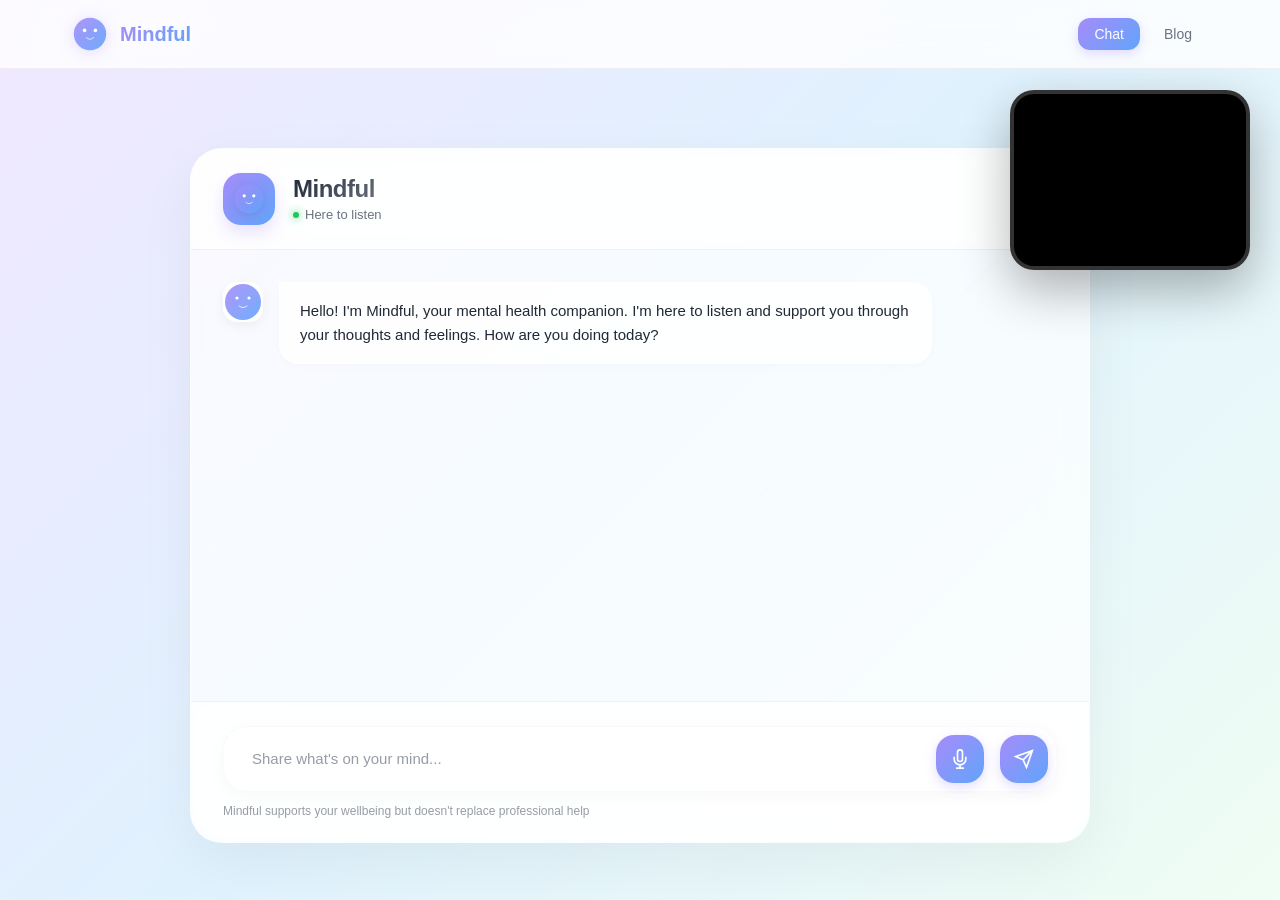
<file: chatbot-ui/index.html>
<!DOCTYPE html>
<html lang="en">

<head>
    <meta charset="UTF-8">
    <meta name="viewport" content="width=device-width, initial-scale=1.0">
    <title>Mindful - Your Mental Health Companion</title>
    <link rel="stylesheet" href="styles.css">
    <link rel="icon" href="data:image/svg+xml,
    <svg xmlns='http://www.w3.org/2000/svg' viewBox='0 0 100 100'>
    <circle cx='50' cy='50' r='45' fill='%2300a6ff'/>
    <circle cx='35' cy='40' r='8' fill='white'/>
    <circle cx='65' cy='40' r='8' fill='white'/>
    <path d='M30 60 Q50 80 70 60' stroke='white' stroke-width='6' fill='none'/>
    </svg>">
</head>

<body>
    <!-- Navigation -->
    <nav class="navbar">
        <div class="nav-container">
            <div class="nav-brand">
                <svg class="brand-icon" viewBox="0 0 100 100" xmlns="http://www.w3.org/2000/svg">
                    <circle cx="50" cy="50" r="45" fill="url(#navGradient)" opacity="0.9" />
                    <defs>
                        <linearGradient id="navGradient" x1="0%" y1="0%" x2="100%" y2="100%">
                            <stop offset="0%" style="stop-color:#a78bfa;stop-opacity:1" />
                            <stop offset="100%" style="stop-color:#60a5fa;stop-opacity:1" />
                        </linearGradient>
                    </defs>
                    <circle cx="35" cy="40" r="5" fill="#fff" />
                    <circle cx="65" cy="40" r="5" fill="#fff" />
                    <path d="M 40 60 Q 50 70 60 60" stroke="#fff" stroke-width="2" fill="none" stroke-linecap="round" />
                </svg>
                <span class="brand-text">Mindful</span>
            </div>
            <div class="nav-links">
                <a href="index.html" class="nav-link active">Chat</a>
                <a href="blog.html" class="nav-link">Blog</a>
            </div>
        </div>
    </nav>

    <div class="video-widget" id="videoWidget">
        <div class="video-container">
            <video id="video" autoplay muted playsinline></video>
            <div class="video-overlay">
                <span class="recording-indicator"></span>
                <button class="minimize-btn" id="minimizeBtn" title="Minimize camera">
                    <svg width="20" height="20" viewBox="0 0 24 24" fill="none" stroke="currentColor" stroke-width="2"
                        stroke-linecap="round" stroke-linejoin="round">
                        <line x1="18" y1="6" x2="6" y2="18"></line>
                        <line x1="6" y1="6" x2="18" y2="18"></line>
                    </svg>
                </button>
            </div>
        </div>
        <button class="expand-btn" id="expandBtn" title="Show camera">
            <svg width="24" height="24" viewBox="0 0 24 24" fill="none" stroke="currentColor" stroke-width="2"
                stroke-linecap="round" stroke-linejoin="round">
                <path d="M23 19a2 2 0 0 1-2 2H3a2 2 0 0 1-2-2V8a2 2 0 0 1 2-2h4l2-3h6l2 3h4a2 2 0 0 1 2 2z"></path>
                <circle cx="12" cy="13" r="4"></circle>
            </svg>
        </button>
    </div>
    <div class="chat-container">
        <!-- Header -->
        <div class="chat-header">
            <div class="header-content">
                <div class="bot-avatar">
                    <svg viewBox="0 0 100 100" xmlns="http://www.w3.org/2000/svg">
                        <circle cx="50" cy="50" r="45" fill="url(#gradient)" opacity="0.9" />
                        <defs>
                            <linearGradient id="gradient" x1="0%" y1="0%" x2="100%" y2="100%">
                                <stop offset="0%" style="stop-color:#a78bfa;stop-opacity:1" />
                                <stop offset="100%" style="stop-color:#60a5fa;stop-opacity:1" />
                            </linearGradient>
                        </defs>
                        <circle cx="35" cy="40" r="5" fill="#fff" />
                        <circle cx="65" cy="40" r="5" fill="#fff" />
                        <path d="M 40 60 Q 50 70 60 60" stroke="#fff" stroke-width="2" fill="none"
                            stroke-linecap="round" />
                    </svg>
                </div>
                <div class="header-text">
                    <h1>Mindful</h1>
                    <p class="status">Here to listen</p>
                </div>
            </div>
            <button class="header-btn" id="settingsBtn">
                <svg width="20" height="20" viewBox="0 0 24 24" fill="none" stroke="currentColor" stroke-width="2">
                    <circle cx="12" cy="12" r="1"></circle>
                    <circle cx="19" cy="12" r="1"></circle>
                    <circle cx="5" cy="12" r="1"></circle>
                </svg>
            </button>
        </div>

        <!-- Messages Container -->
        <div class="messages-container" id="messagesContainer">
            <div class="message bot-message initial-message">
                <div class="message-avatar">
                    <svg viewBox="0 0 100 100" xmlns="http://www.w3.org/2000/svg">
                        <circle cx="50" cy="50" r="45" fill="url(#gradientBot)" opacity="0.9" />
                        <defs>
                            <linearGradient id="gradientBot" x1="0%" y1="0%" x2="100%" y2="100%">
                                <stop offset="0%" style="stop-color:#a78bfa;stop-opacity:1" />
                                <stop offset="100%" style="stop-color:#60a5fa;stop-opacity:1" />
                            </linearGradient>
                        </defs>
                        <circle cx="35" cy="40" r="4" fill="#fff" />
                        <circle cx="65" cy="40" r="4" fill="#fff" />
                        <path d="M 40 60 Q 50 68 60 60" stroke="#fff" stroke-width="2" fill="none"
                            stroke-linecap="round" />
                    </svg>
                </div>
                <div class="message-content">
                    <p>Hello! I'm Mindful, your mental health companion. I'm here to listen and support you through your
                        thoughts and feelings. How are you doing today?</p>
                </div>
            </div>
        </div>

        <!-- Input Area -->
        <div class="input-area">
            <form id="messageForm" class="message-form">
                <input type="text" id="messageInput" class="message-input" placeholder="Share what's on your mind..."
                    autocomplete="off">
                <button type="button" class="mic-btn" id="micBtn" title="Speak message">
                    <svg width="20" height="20" viewBox="0 0 24 24" fill="none" stroke="currentColor" stroke-width="2"
                        stroke-linecap="round" stroke-linejoin="round">
                        <path d="M12 1a3 3 0 0 0-3 3v8a3 3 0 0 0 6 0V4a3 3 0 0 0-3-3z"></path>
                        <path d="M19 10v2a7 7 0 0 1-14 0v-2"></path>
                        <line x1="12" y1="19" x2="12" y2="23"></line>
                        <line x1="8" y1="23" x2="16" y2="23"></line>
                    </svg>
                </button>
                <button type="submit" class="send-btn">
                    <svg width="20" height="20" viewBox="0 0 24 24" fill="none" stroke="currentColor" stroke-width="2">
                        <line x1="22" y1="2" x2="11" y2="13"></line>
                        <polygon points="22 2 15 22 11 13 2 9 22 2"></polygon>
                    </svg>
                </button>
            </form>
            <div class="disclaimer">
                <p>Mindful supports your wellbeing but doesn't replace professional help</p>
            </div>
        </div>
    </div>

    <!-- Typing Indicator -->
    <template id="typingIndicator">
        <div class="message bot-message typing-message">
            <div class="message-avatar">
                <svg viewBox="0 0 100 100" xmlns="http://www.w3.org/2000/svg">
                    <circle cx="50" cy="50" r="45" fill="url(#gradientTyping)" opacity="0.9" />
                    <defs>
                        <linearGradient id="gradientTyping" x1="0%" y1="0%" x2="100%" y2="100%">
                            <stop offset="0%" style="stop-color:#a78bfa;stop-opacity:1" />
                            <stop offset="100%" style="stop-color:#60a5fa;stop-opacity:1" />
                        </linearGradient>
                    </defs>
                    <circle cx="35" cy="40" r="4" fill="#fff" />
                    <circle cx="65" cy="40" r="4" fill="#fff" />
                    <path d="M 40 60 Q 50 68 60 60" stroke="#fff" stroke-width="2" fill="none" stroke-linecap="round" />
                </svg>
            </div>
            <div class="typing-dots">
                <span></span>
                <span></span>
                <span></span>
            </div>
        </div>
    </template>

    <script src="chatbot.js"></script>
</body>

</html>
</file>
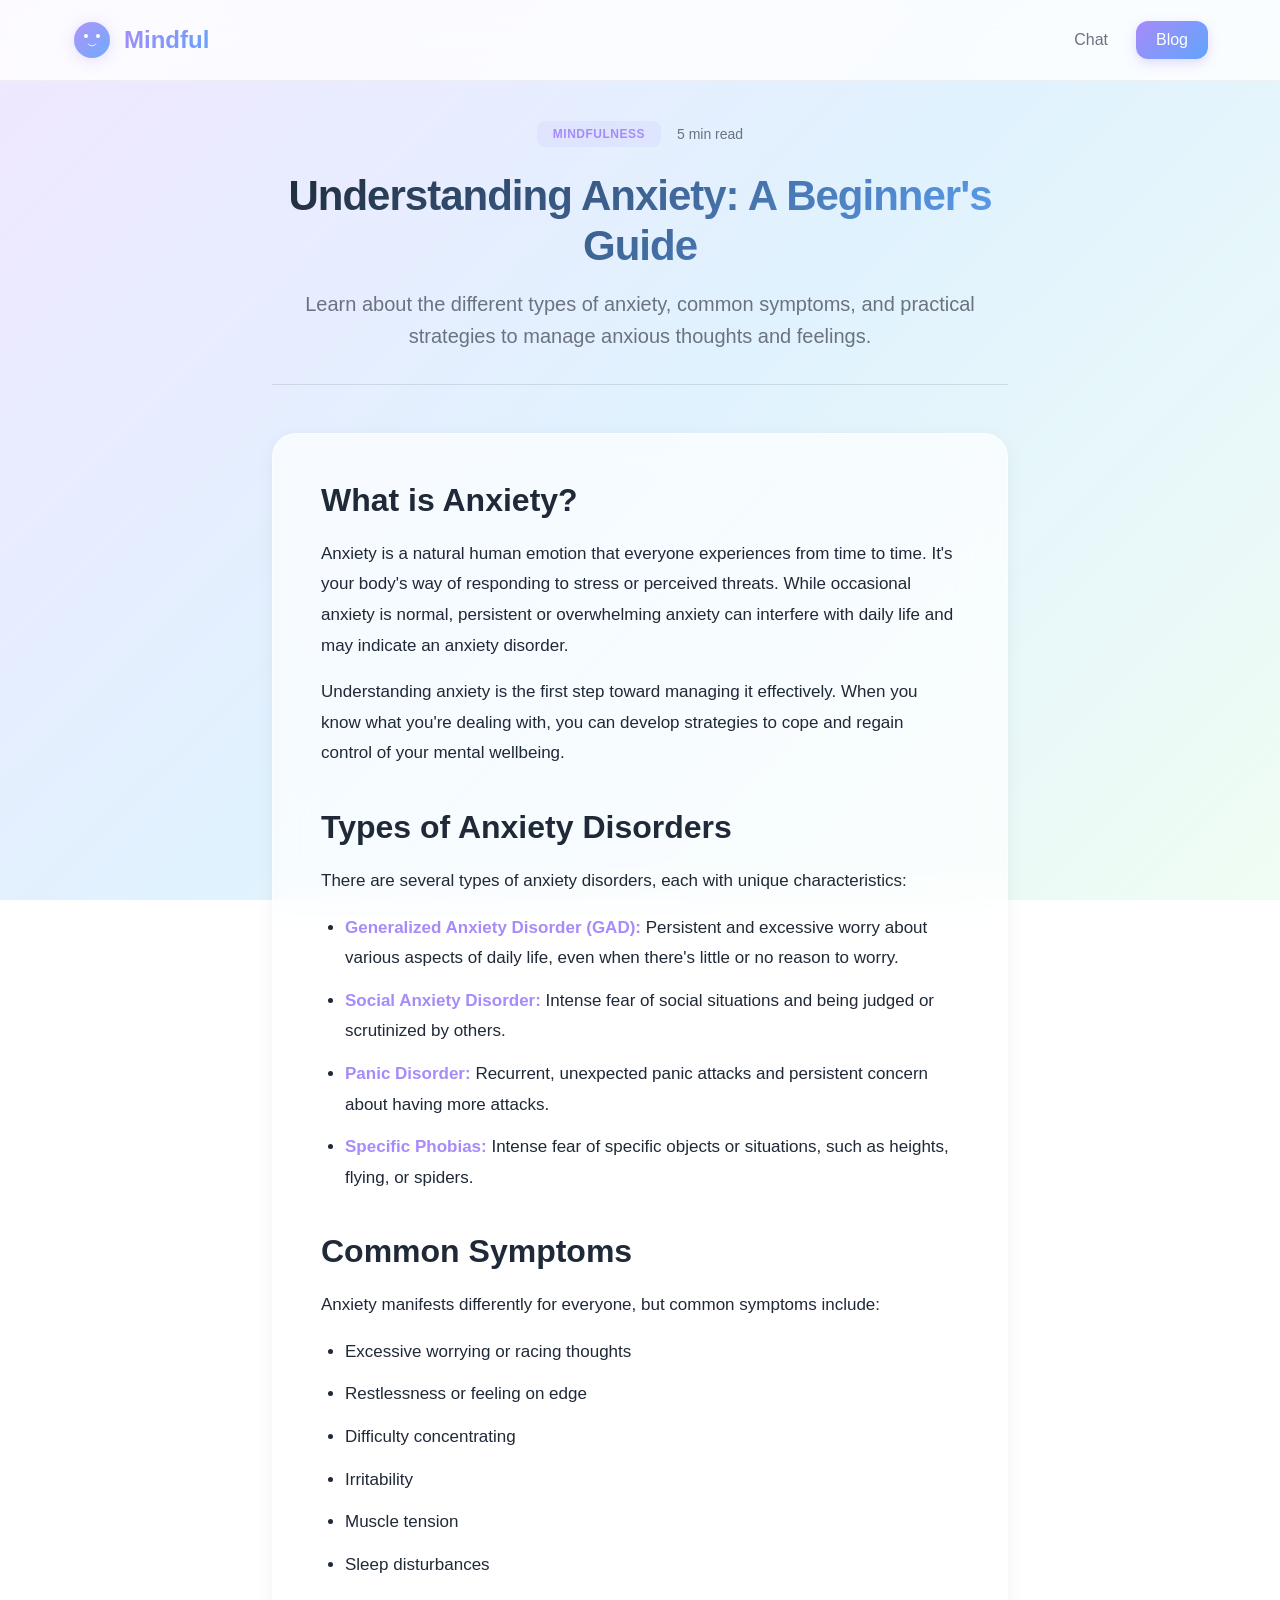
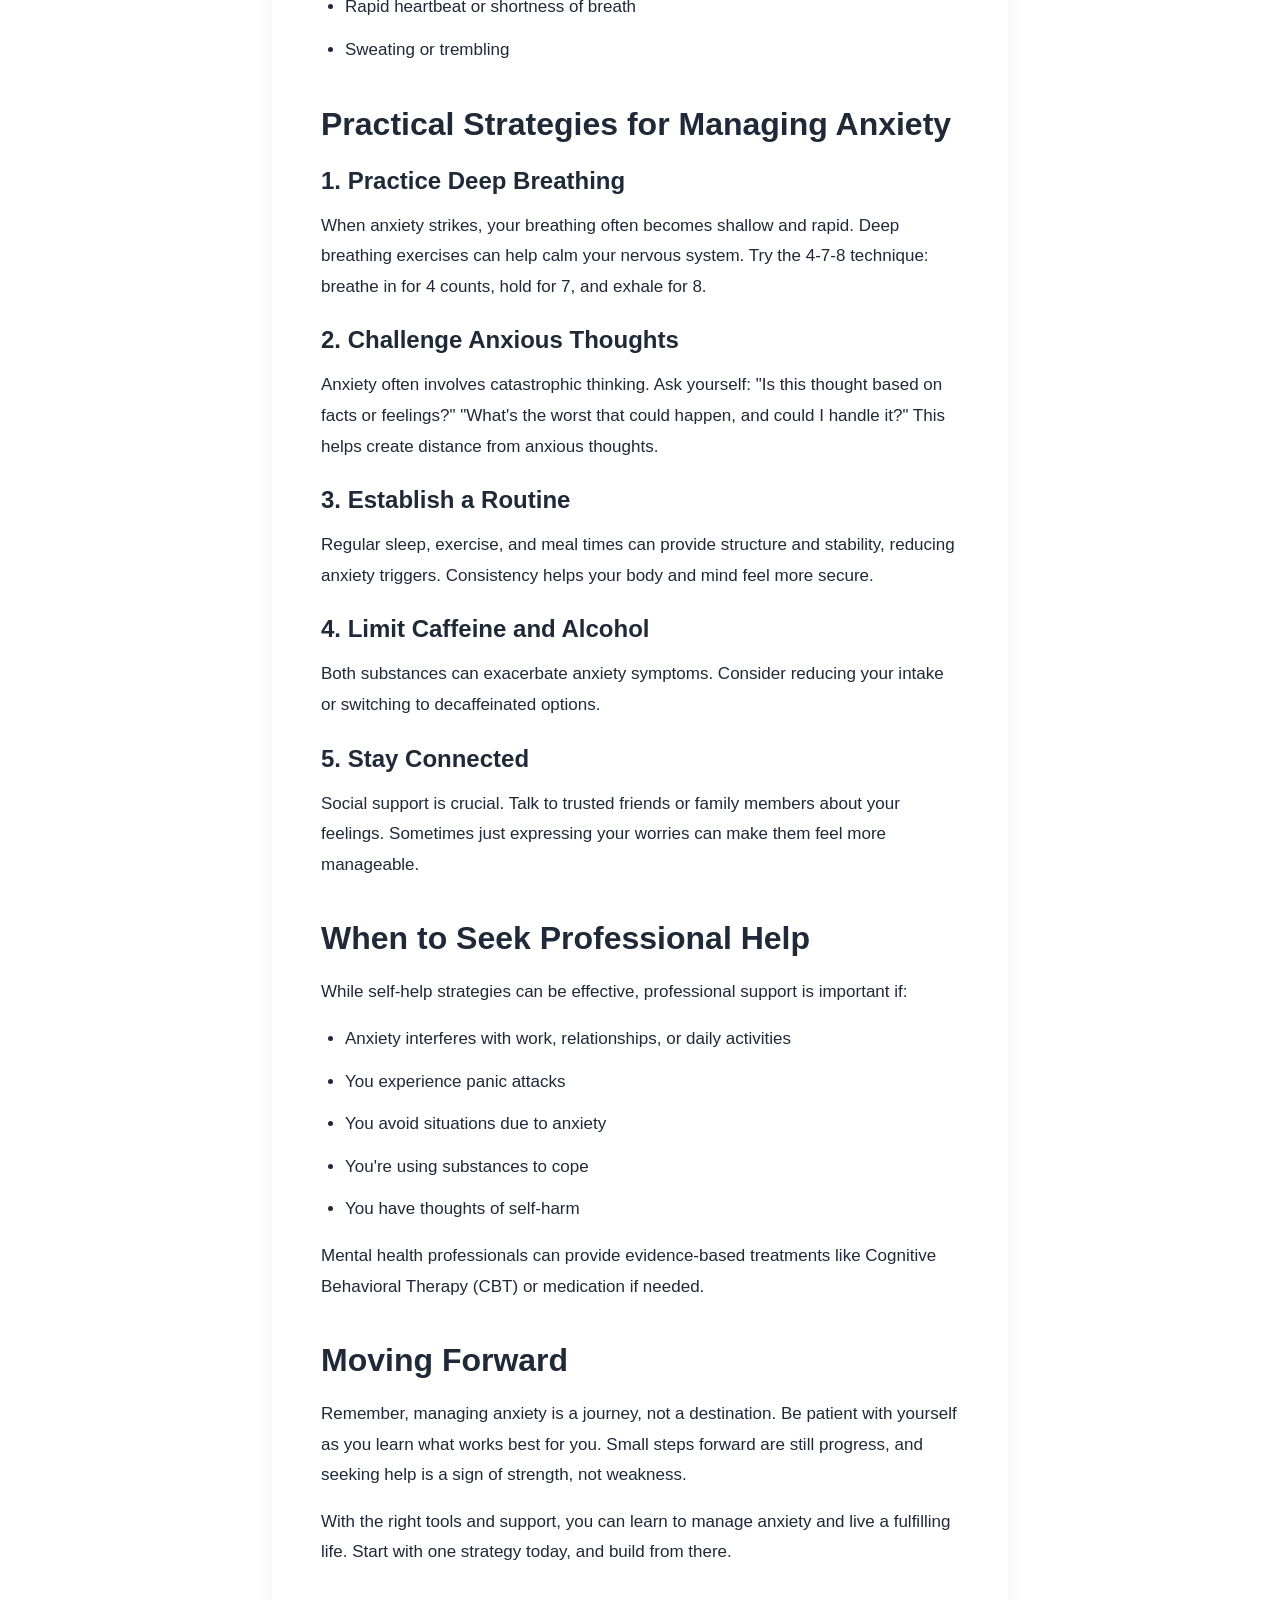
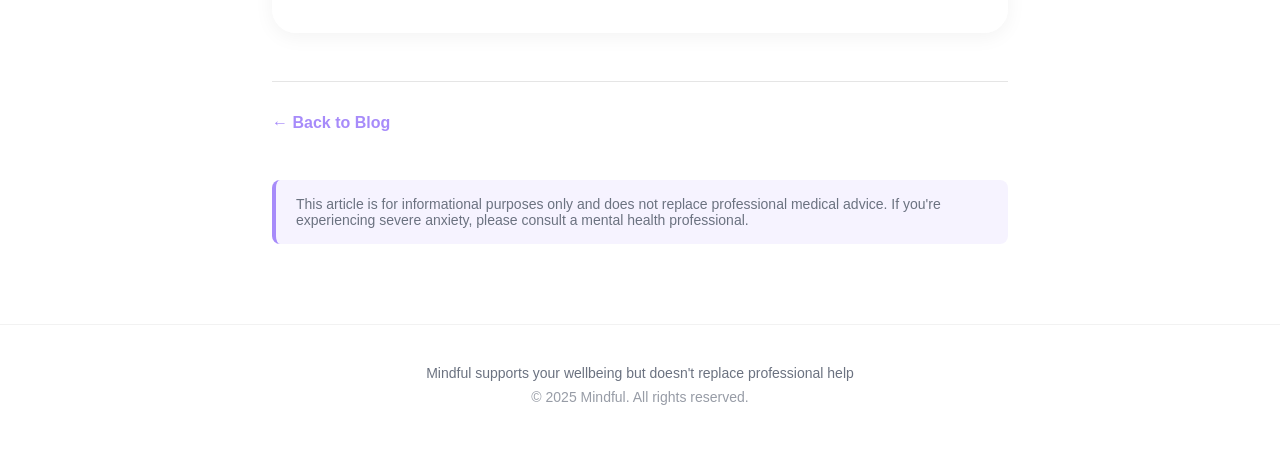
<file: chatbot-ui/article-anxiety.html>
<!DOCTYPE html>
<html lang="en">

<head>
    <meta charset="UTF-8">
    <meta name="viewport" content="width=device-width, initial-scale=1.0">
    <title>Understanding Anxiety: A Beginner's Guide - Mindful</title>
    <meta name="description"
        content="Learn about the different types of anxiety, common symptoms, and practical strategies to manage anxious thoughts and feelings.">
    <link rel="stylesheet" href="blog-style.css">
    <link rel="icon" href="data:image/svg+xml,
    <svg xmlns='http://www.w3.org/2000/svg' viewBox='0 0 100 100'>
    <circle cx='50' cy='50' r='45' fill='%2300a6ff'/>
    <circle cx='35' cy='40' r='8' fill='white'/>
    <circle cx='65' cy='40' r='8' fill='white'/>
    <path d='M30 60 Q50 80 70 60' stroke='white' stroke-width='6' fill='none'/>
    </svg>">
</head>

<body>
    <!-- Navigation -->
    <nav class="navbar">
        <div class="nav-container">
            <div class="nav-brand">
                <svg class="brand-icon" viewBox="0 0 100 100" xmlns="http://www.w3.org/2000/svg">
                    <circle cx="50" cy="50" r="45" fill="url(#navGradient)" opacity="0.9" />
                    <defs>
                        <linearGradient id="navGradient" x1="0%" y1="0%" x2="100%" y2="100%">
                            <stop offset="0%" style="stop-color:#a78bfa;stop-opacity:1" />
                            <stop offset="100%" style="stop-color:#60a5fa;stop-opacity:1" />
                        </linearGradient>
                    </defs>
                    <circle cx="35" cy="40" r="5" fill="#fff" />
                    <circle cx="65" cy="40" r="5" fill="#fff" />
                    <path d="M 40 60 Q 50 70 60 60" stroke="#fff" stroke-width="2" fill="none" stroke-linecap="round" />
                </svg>
                <span class="brand-text">Mindful</span>
            </div>
            <div class="nav-links">
                <a href="index.html" class="nav-link">Chat</a>
                <a href="blog.html" class="nav-link active">Blog</a>
            </div>
        </div>
    </nav>

    <!-- Article Content -->
    <article class="article-container">
        <header class="article-header">
            <div class="article-meta">
                <span class="article-category">Mindfulness</span>
                <span class="article-date">5 min read</span>
            </div>
            <h1 class="article-title">Understanding Anxiety: A Beginner's Guide</h1>
            <p class="article-subtitle">Learn about the different types of anxiety, common symptoms, and practical
                strategies to manage anxious thoughts and feelings.</p>
        </header>

        <div class="article-content">
            <section>
                <h2>What is Anxiety?</h2>
                <p>Anxiety is a natural human emotion that everyone experiences from time to time. It's your body's way
                    of responding to stress or perceived threats. While occasional anxiety is normal, persistent or
                    overwhelming anxiety can interfere with daily life and may indicate an anxiety disorder.</p>
                <p>Understanding anxiety is the first step toward managing it effectively. When you know what you're
                    dealing with, you can develop strategies to cope and regain control of your mental wellbeing.</p>
            </section>

            <section>
                <h2>Types of Anxiety Disorders</h2>
                <p>There are several types of anxiety disorders, each with unique characteristics:</p>
                <ul>
                    <li><strong>Generalized Anxiety Disorder (GAD):</strong> Persistent and excessive worry about
                        various aspects of daily life, even when there's little or no reason to worry.</li>
                    <li><strong>Social Anxiety Disorder:</strong> Intense fear of social situations and being judged or
                        scrutinized by others.</li>
                    <li><strong>Panic Disorder:</strong> Recurrent, unexpected panic attacks and persistent concern
                        about having more attacks.</li>
                    <li><strong>Specific Phobias:</strong> Intense fear of specific objects or situations, such as
                        heights, flying, or spiders.</li>
                </ul>
            </section>

            <section>
                <h2>Common Symptoms</h2>
                <p>Anxiety manifests differently for everyone, but common symptoms include:</p>
                <ul>
                    <li>Excessive worrying or racing thoughts</li>
                    <li>Restlessness or feeling on edge</li>
                    <li>Difficulty concentrating</li>
                    <li>Irritability</li>
                    <li>Muscle tension</li>
                    <li>Sleep disturbances</li>
                    <li>Rapid heartbeat or shortness of breath</li>
                    <li>Sweating or trembling</li>
                </ul>
            </section>

            <section>
                <h2>Practical Strategies for Managing Anxiety</h2>

                <h3>1. Practice Deep Breathing</h3>
                <p>When anxiety strikes, your breathing often becomes shallow and rapid. Deep breathing exercises can
                    help calm your nervous system. Try the 4-7-8 technique: breathe in for 4 counts, hold for 7, and
                    exhale for 8.</p>

                <h3>2. Challenge Anxious Thoughts</h3>
                <p>Anxiety often involves catastrophic thinking. Ask yourself: "Is this thought based on facts or
                    feelings?" "What's the worst that could happen, and could I handle it?" This helps create distance
                    from anxious thoughts.</p>

                <h3>3. Establish a Routine</h3>
                <p>Regular sleep, exercise, and meal times can provide structure and stability, reducing anxiety
                    triggers. Consistency helps your body and mind feel more secure.</p>

                <h3>4. Limit Caffeine and Alcohol</h3>
                <p>Both substances can exacerbate anxiety symptoms. Consider reducing your intake or switching to
                    decaffeinated options.</p>

                <h3>5. Stay Connected</h3>
                <p>Social support is crucial. Talk to trusted friends or family members about your feelings. Sometimes
                    just expressing your worries can make them feel more manageable.</p>
            </section>

            <section>
                <h2>When to Seek Professional Help</h2>
                <p>While self-help strategies can be effective, professional support is important if:</p>
                <ul>
                    <li>Anxiety interferes with work, relationships, or daily activities</li>
                    <li>You experience panic attacks</li>
                    <li>You avoid situations due to anxiety</li>
                    <li>You're using substances to cope</li>
                    <li>You have thoughts of self-harm</li>
                </ul>
                <p>Mental health professionals can provide evidence-based treatments like Cognitive Behavioral Therapy
                    (CBT) or medication if needed.</p>
            </section>

            <section>
                <h2>Moving Forward</h2>
                <p>Remember, managing anxiety is a journey, not a destination. Be patient with yourself as you learn
                    what works best for you. Small steps forward are still progress, and seeking help is a sign of
                    strength, not weakness.</p>
                <p>With the right tools and support, you can learn to manage anxiety and live a fulfilling life. Start
                    with one strategy today, and build from there.</p>
            </section>
        </div>

        <div class="article-footer">
            <a href="blog.html" class="back-link">← Back to Blog</a>
            <div class="article-disclaimer">
                <p>This article is for informational purposes only and does not replace professional medical advice. If
                    you're experiencing severe anxiety, please consult a mental health professional.</p>
            </div>
        </div>
    </article>

    <!-- Footer -->
    <footer class="footer">
        <div class="footer-content">
            <p>Mindful supports your wellbeing but doesn't replace professional help</p>
            <p class="footer-copyright">© 2025 Mindful. All rights reserved.</p>
        </div>
    </footer>

</body>

</html>
</file>
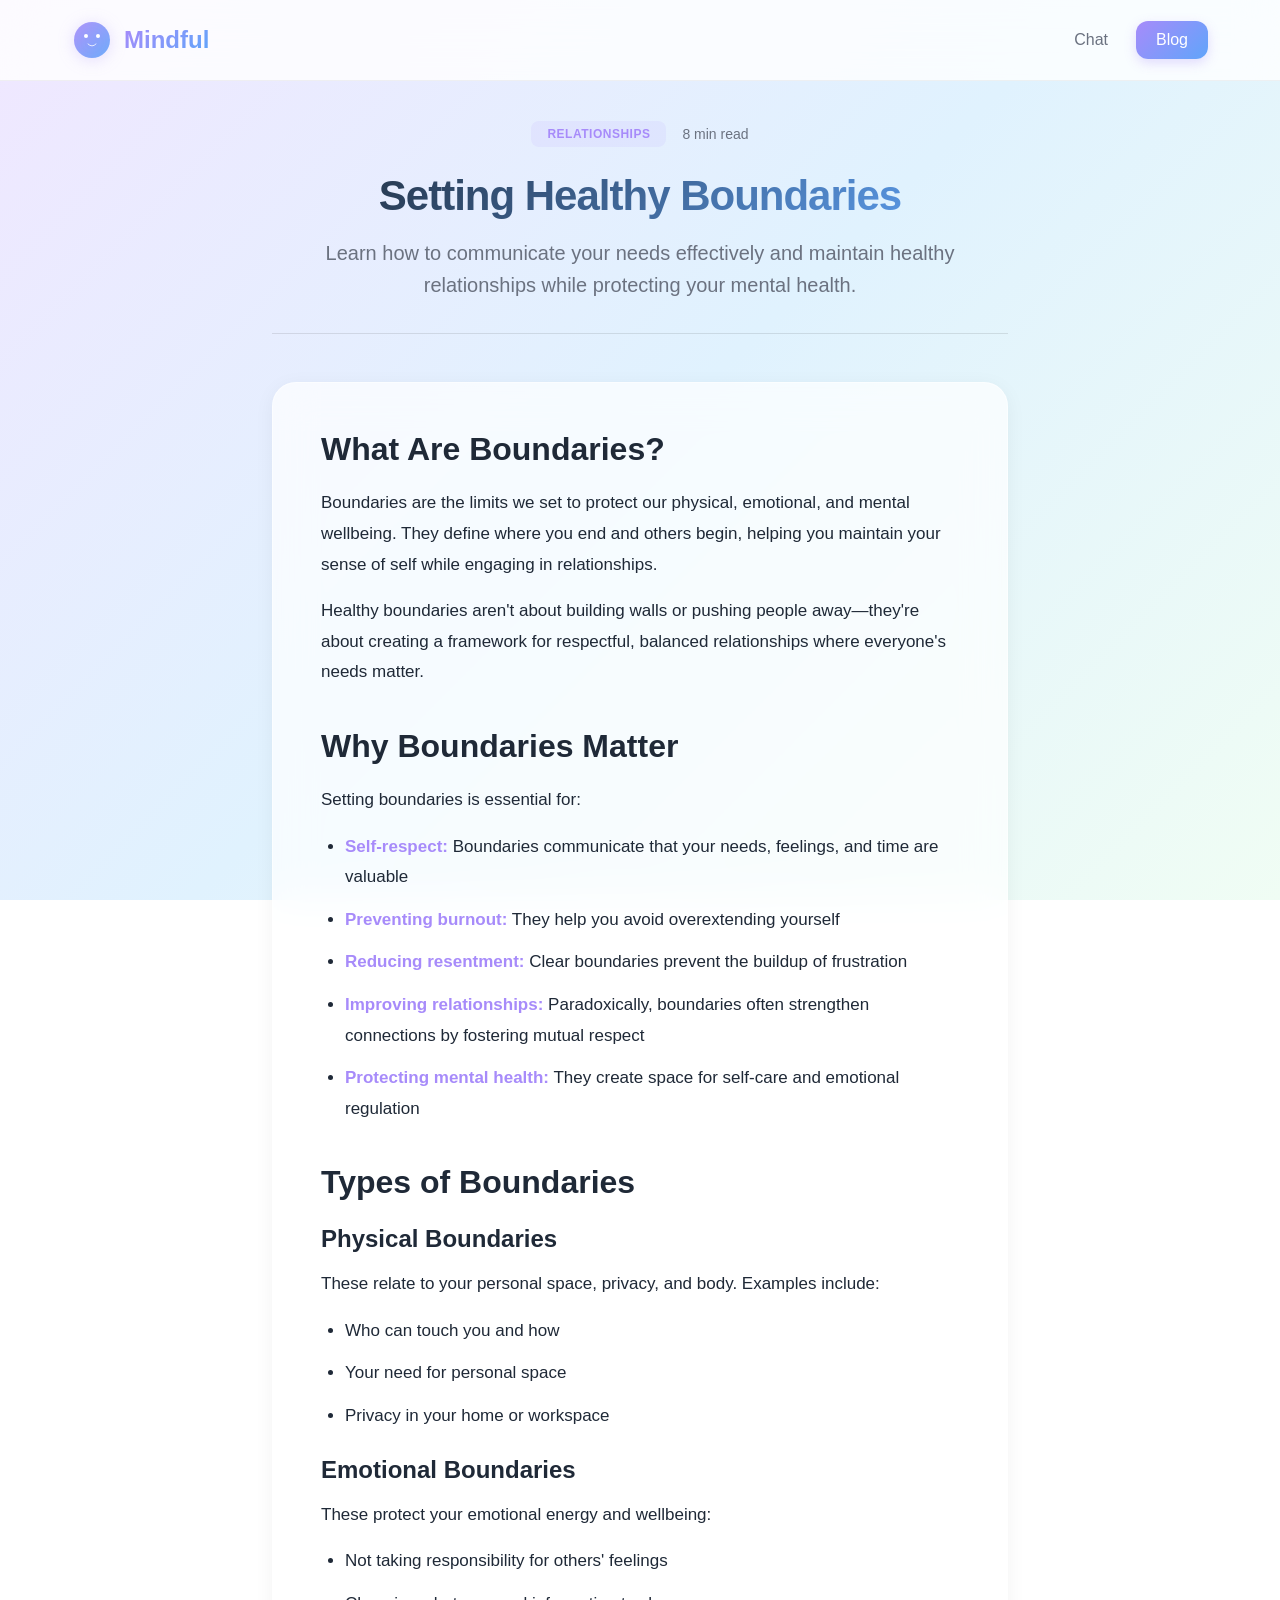
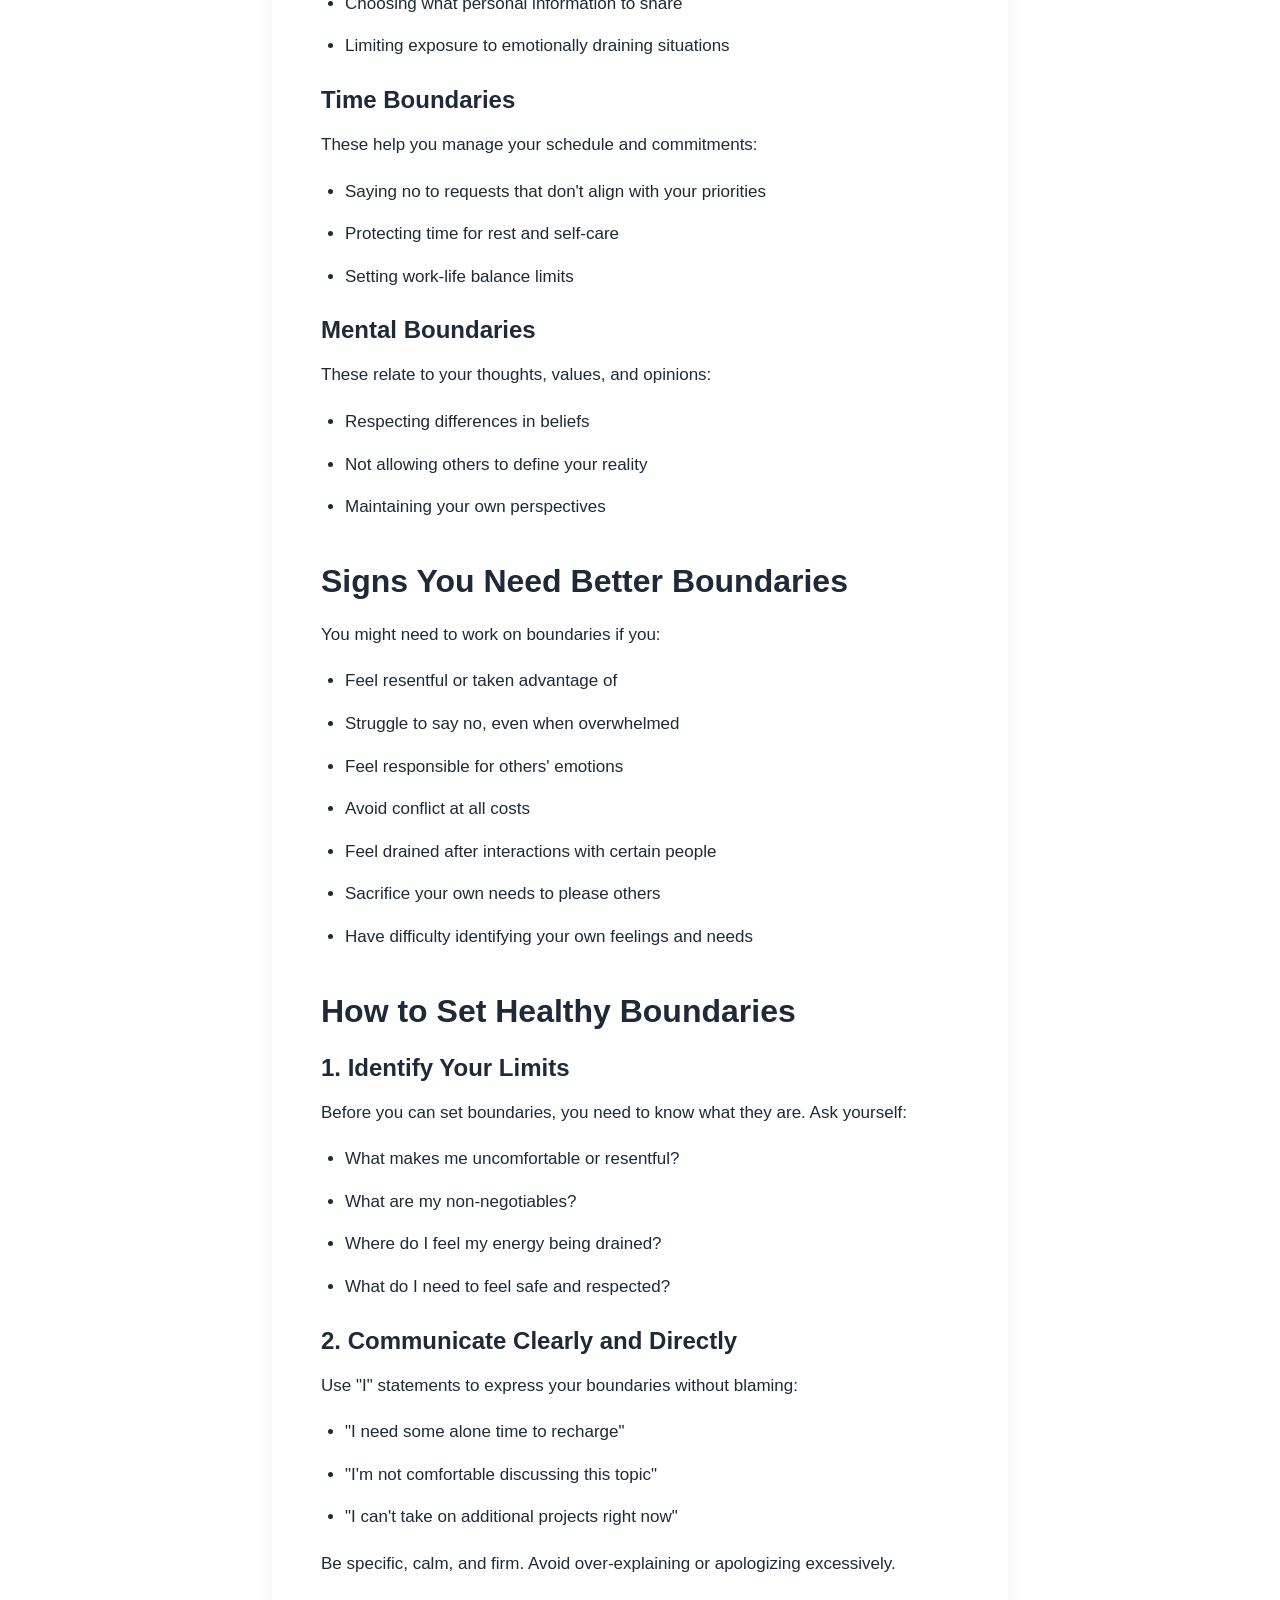
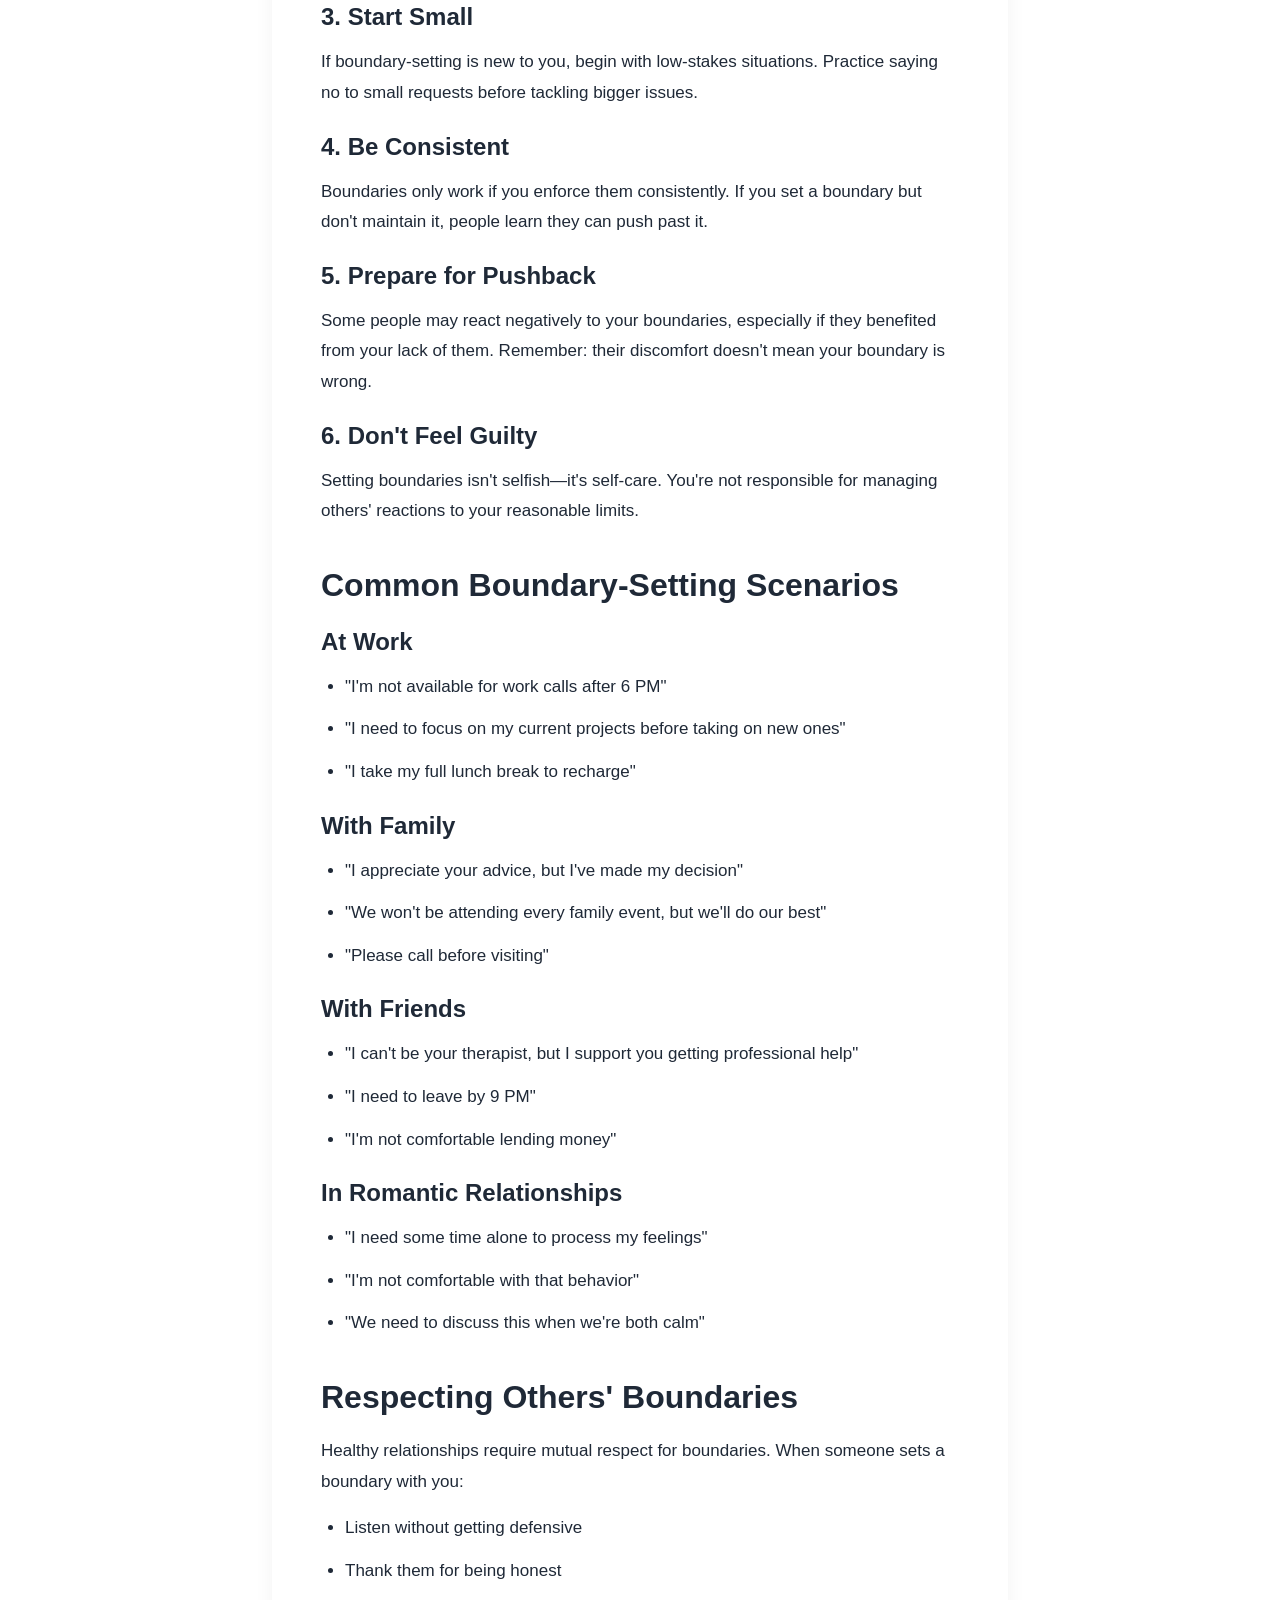
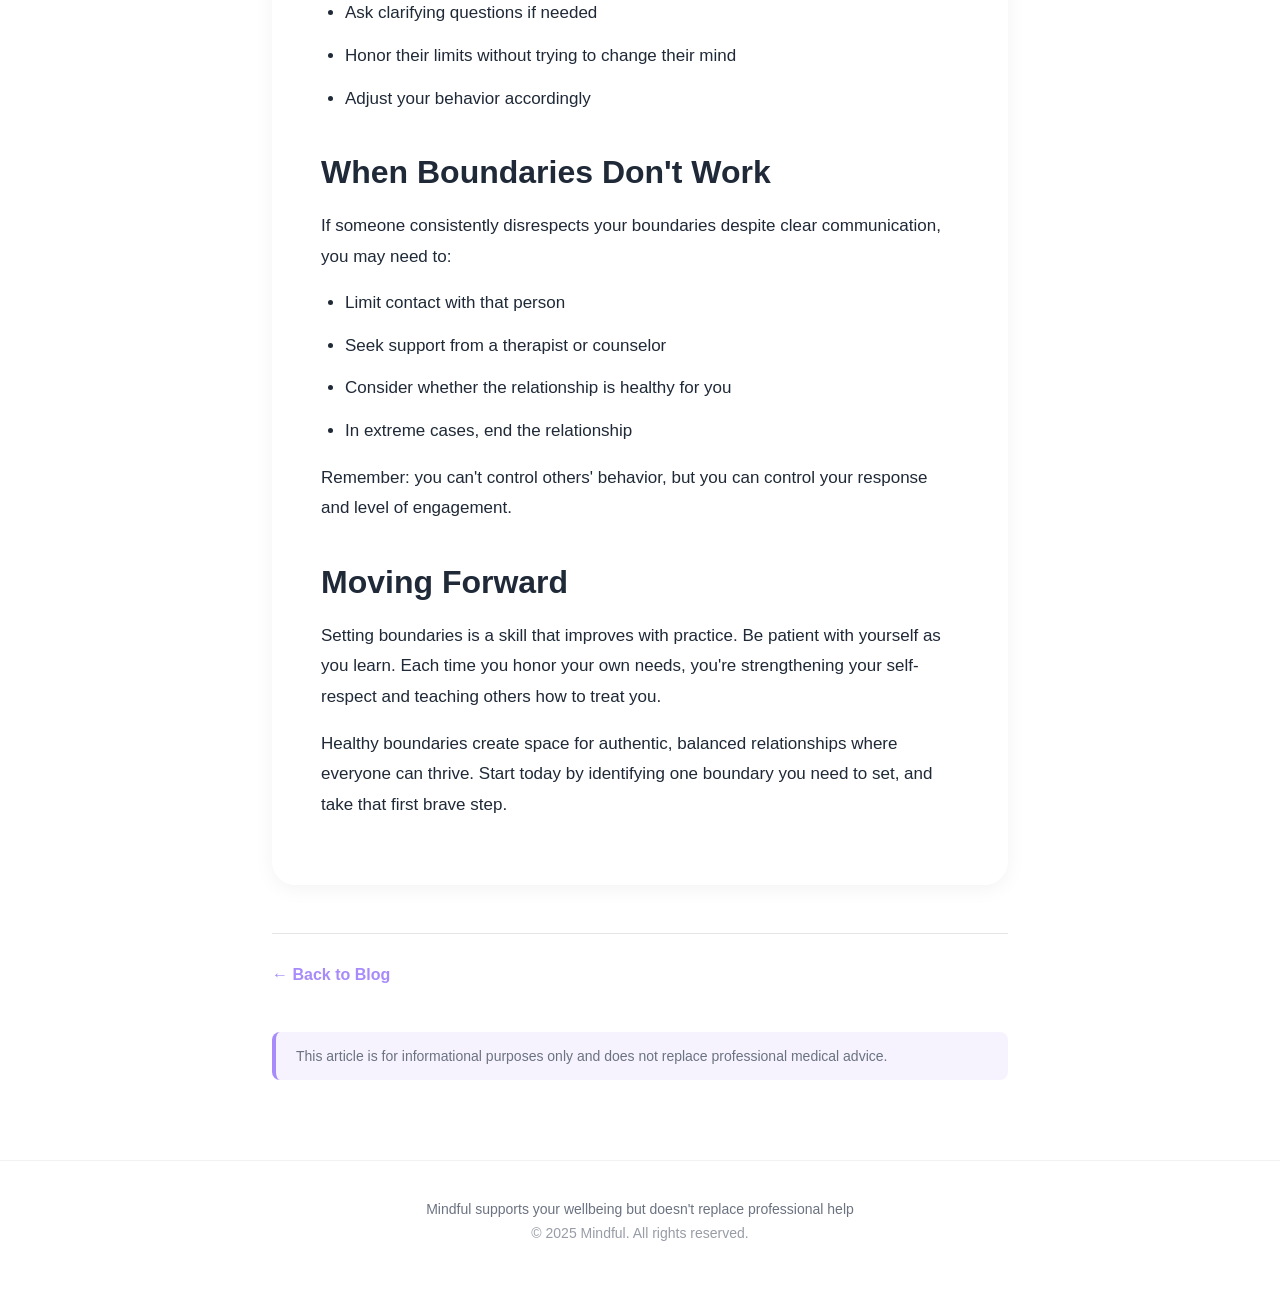
<file: chatbot-ui/article-boundaries.html>
<!DOCTYPE html>
<html lang="en">

<head>
    <meta charset="UTF-8">
    <meta name="viewport" content="width=device-width, initial-scale=1.0">
    <title>Setting Healthy Boundaries - Mindful</title>
    <meta name="description"
        content="Learn how to communicate your needs effectively and maintain healthy relationships while protecting your mental health.">
    <link rel="stylesheet" href="blog-style.css">
    <link rel="icon" href="data:image/svg+xml,
    <svg xmlns='http://www.w3.org/2000/svg' viewBox='0 0 100 100'>
    <circle cx='50' cy='50' r='45' fill='%2300a6ff'/>
    <circle cx='35' cy='40' r='8' fill='white'/>
    <circle cx='65' cy='40' r='8' fill='white'/>
    <path d='M30 60 Q50 80 70 60' stroke='white' stroke-width='6' fill='none'/>
    </svg>">
</head>

<body>
    <!-- Navigation -->
    <nav class="navbar">
        <div class="nav-container">
            <div class="nav-brand">
                <svg class="brand-icon" viewBox="0 0 100 100" xmlns="http://www.w3.org/2000/svg">
                    <circle cx="50" cy="50" r="45" fill="url(#navGradient)" opacity="0.9" />
                    <defs>
                        <linearGradient id="navGradient" x1="0%" y1="0%" x2="100%" y2="100%">
                            <stop offset="0%" style="stop-color:#a78bfa;stop-opacity:1" />
                            <stop offset="100%" style="stop-color:#60a5fa;stop-opacity:1" />
                        </linearGradient>
                    </defs>
                    <circle cx="35" cy="40" r="5" fill="#fff" />
                    <circle cx="65" cy="40" r="5" fill="#fff" />
                    <path d="M 40 60 Q 50 70 60 60" stroke="#fff" stroke-width="2" fill="none" stroke-linecap="round" />
                </svg>
                <span class="brand-text">Mindful</span>
            </div>
            <div class="nav-links">
                <a href="index.html" class="nav-link">Chat</a>
                <a href="blog.html" class="nav-link active">Blog</a>
            </div>
        </div>
    </nav>

    <!-- Article Content -->
    <article class="article-container">
        <header class="article-header">
            <div class="article-meta">
                <span class="article-category">Relationships</span>
                <span class="article-date">8 min read</span>
            </div>
            <h1 class="article-title">Setting Healthy Boundaries</h1>
            <p class="article-subtitle">Learn how to communicate your needs effectively and maintain healthy
                relationships while protecting your mental health.</p>
        </header>

        <div class="article-content">
            <section>
                <h2>What Are Boundaries?</h2>
                <p>Boundaries are the limits we set to protect our physical, emotional, and mental wellbeing. They
                    define where you end and others begin, helping you maintain your sense of self while engaging in
                    relationships.</p>
                <p>Healthy boundaries aren't about building walls or pushing people away—they're about creating a
                    framework for respectful, balanced relationships where everyone's needs matter.</p>
            </section>

            <section>
                <h2>Why Boundaries Matter</h2>
                <p>Setting boundaries is essential for:</p>
                <ul>
                    <li><strong>Self-respect:</strong> Boundaries communicate that your needs, feelings, and time are
                        valuable</li>
                    <li><strong>Preventing burnout:</strong> They help you avoid overextending yourself</li>
                    <li><strong>Reducing resentment:</strong> Clear boundaries prevent the buildup of frustration</li>
                    <li><strong>Improving relationships:</strong> Paradoxically, boundaries often strengthen connections
                        by fostering mutual respect</li>
                    <li><strong>Protecting mental health:</strong> They create space for self-care and emotional
                        regulation</li>
                </ul>
            </section>

            <section>
                <h2>Types of Boundaries</h2>

                <h3>Physical Boundaries</h3>
                <p>These relate to your personal space, privacy, and body. Examples include:</p>
                <ul>
                    <li>Who can touch you and how</li>
                    <li>Your need for personal space</li>
                    <li>Privacy in your home or workspace</li>
                </ul>

                <h3>Emotional Boundaries</h3>
                <p>These protect your emotional energy and wellbeing:</p>
                <ul>
                    <li>Not taking responsibility for others' feelings</li>
                    <li>Choosing what personal information to share</li>
                    <li>Limiting exposure to emotionally draining situations</li>
                </ul>

                <h3>Time Boundaries</h3>
                <p>These help you manage your schedule and commitments:</p>
                <ul>
                    <li>Saying no to requests that don't align with your priorities</li>
                    <li>Protecting time for rest and self-care</li>
                    <li>Setting work-life balance limits</li>
                </ul>

                <h3>Mental Boundaries</h3>
                <p>These relate to your thoughts, values, and opinions:</p>
                <ul>
                    <li>Respecting differences in beliefs</li>
                    <li>Not allowing others to define your reality</li>
                    <li>Maintaining your own perspectives</li>
                </ul>
            </section>

            <section>
                <h2>Signs You Need Better Boundaries</h2>
                <p>You might need to work on boundaries if you:</p>
                <ul>
                    <li>Feel resentful or taken advantage of</li>
                    <li>Struggle to say no, even when overwhelmed</li>
                    <li>Feel responsible for others' emotions</li>
                    <li>Avoid conflict at all costs</li>
                    <li>Feel drained after interactions with certain people</li>
                    <li>Sacrifice your own needs to please others</li>
                    <li>Have difficulty identifying your own feelings and needs</li>
                </ul>
            </section>

            <section>
                <h2>How to Set Healthy Boundaries</h2>

                <h3>1. Identify Your Limits</h3>
                <p>Before you can set boundaries, you need to know what they are. Ask yourself:</p>
                <ul>
                    <li>What makes me uncomfortable or resentful?</li>
                    <li>What are my non-negotiables?</li>
                    <li>Where do I feel my energy being drained?</li>
                    <li>What do I need to feel safe and respected?</li>
                </ul>

                <h3>2. Communicate Clearly and Directly</h3>
                <p>Use "I" statements to express your boundaries without blaming:</p>
                <ul>
                    <li>"I need some alone time to recharge"</li>
                    <li>"I'm not comfortable discussing this topic"</li>
                    <li>"I can't take on additional projects right now"</li>
                </ul>
                <p>Be specific, calm, and firm. Avoid over-explaining or apologizing excessively.</p>

                <h3>3. Start Small</h3>
                <p>If boundary-setting is new to you, begin with low-stakes situations. Practice saying no to small
                    requests before tackling bigger issues.</p>

                <h3>4. Be Consistent</h3>
                <p>Boundaries only work if you enforce them consistently. If you set a boundary but don't maintain it,
                    people learn they can push past it.</p>

                <h3>5. Prepare for Pushback</h3>
                <p>Some people may react negatively to your boundaries, especially if they benefited from your lack of
                    them. Remember: their discomfort doesn't mean your boundary is wrong.</p>

                <h3>6. Don't Feel Guilty</h3>
                <p>Setting boundaries isn't selfish—it's self-care. You're not responsible for managing others'
                    reactions to your reasonable limits.</p>
            </section>

            <section>
                <h2>Common Boundary-Setting Scenarios</h2>

                <h3>At Work</h3>
                <ul>
                    <li>"I'm not available for work calls after 6 PM"</li>
                    <li>"I need to focus on my current projects before taking on new ones"</li>
                    <li>"I take my full lunch break to recharge"</li>
                </ul>

                <h3>With Family</h3>
                <ul>
                    <li>"I appreciate your advice, but I've made my decision"</li>
                    <li>"We won't be attending every family event, but we'll do our best"</li>
                    <li>"Please call before visiting"</li>
                </ul>

                <h3>With Friends</h3>
                <ul>
                    <li>"I can't be your therapist, but I support you getting professional help"</li>
                    <li>"I need to leave by 9 PM"</li>
                    <li>"I'm not comfortable lending money"</li>
                </ul>

                <h3>In Romantic Relationships</h3>
                <ul>
                    <li>"I need some time alone to process my feelings"</li>
                    <li>"I'm not comfortable with that behavior"</li>
                    <li>"We need to discuss this when we're both calm"</li>
                </ul>
            </section>

            <section>
                <h2>Respecting Others' Boundaries</h2>
                <p>Healthy relationships require mutual respect for boundaries. When someone sets a boundary with you:
                </p>
                <ul>
                    <li>Listen without getting defensive</li>
                    <li>Thank them for being honest</li>
                    <li>Ask clarifying questions if needed</li>
                    <li>Honor their limits without trying to change their mind</li>
                    <li>Adjust your behavior accordingly</li>
                </ul>
            </section>

            <section>
                <h2>When Boundaries Don't Work</h2>
                <p>If someone consistently disrespects your boundaries despite clear communication, you may need to:</p>
                <ul>
                    <li>Limit contact with that person</li>
                    <li>Seek support from a therapist or counselor</li>
                    <li>Consider whether the relationship is healthy for you</li>
                    <li>In extreme cases, end the relationship</li>
                </ul>
                <p>Remember: you can't control others' behavior, but you can control your response and level of
                    engagement.</p>
            </section>

            <section>
                <h2>Moving Forward</h2>
                <p>Setting boundaries is a skill that improves with practice. Be patient with yourself as you learn.
                    Each time you honor your own needs, you're strengthening your self-respect and teaching others how
                    to treat you.</p>
                <p>Healthy boundaries create space for authentic, balanced relationships where everyone can thrive.
                    Start today by identifying one boundary you need to set, and take that first brave step.</p>
            </section>
        </div>

        <div class="article-footer">
            <a href="blog.html" class="back-link">← Back to Blog</a>
            <div class="article-disclaimer">
                <p>This article is for informational purposes only and does not replace professional medical advice.</p>
            </div>
        </div>
    </article>

    <!-- Footer -->
    <footer class="footer">
        <div class="footer-content">
            <p>Mindful supports your wellbeing but doesn't replace professional help</p>
            <p class="footer-copyright">© 2025 Mindful. All rights reserved.</p>
        </div>
    </footer>

</body>

</html>
</file>
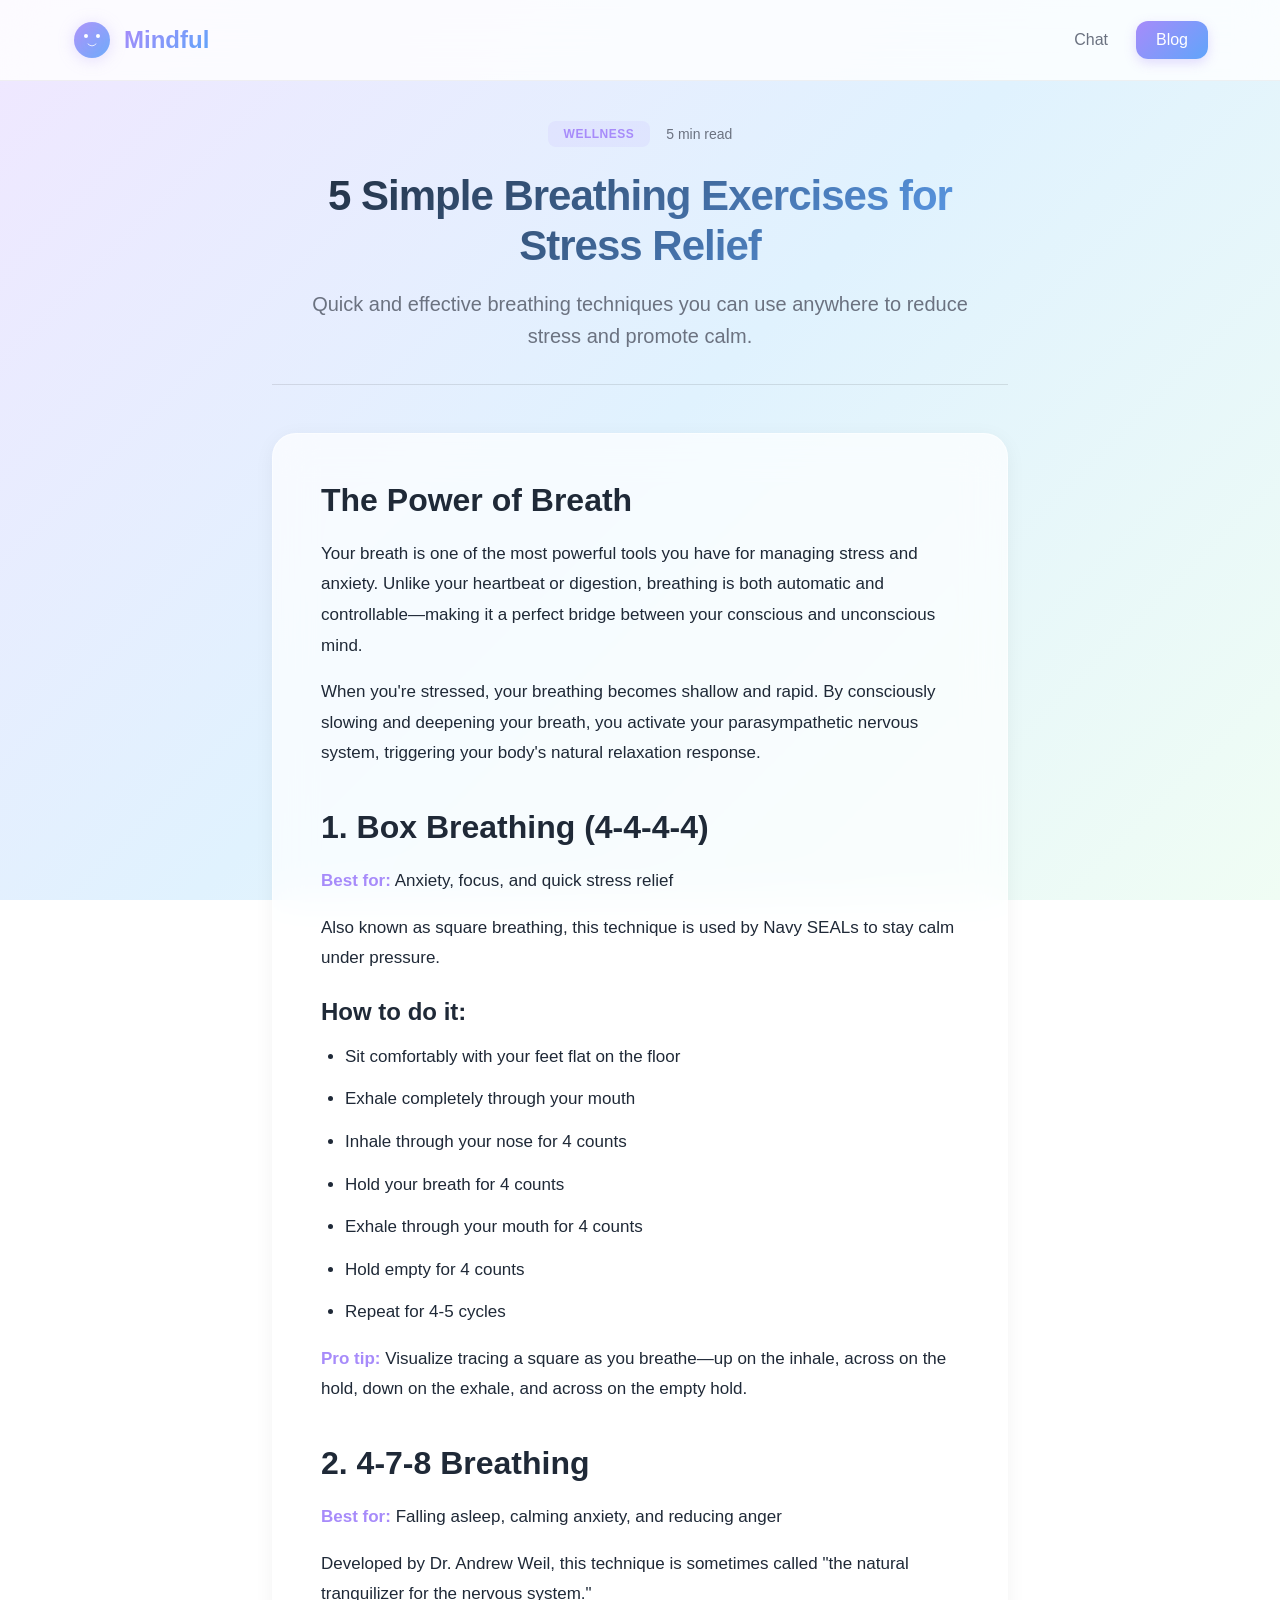
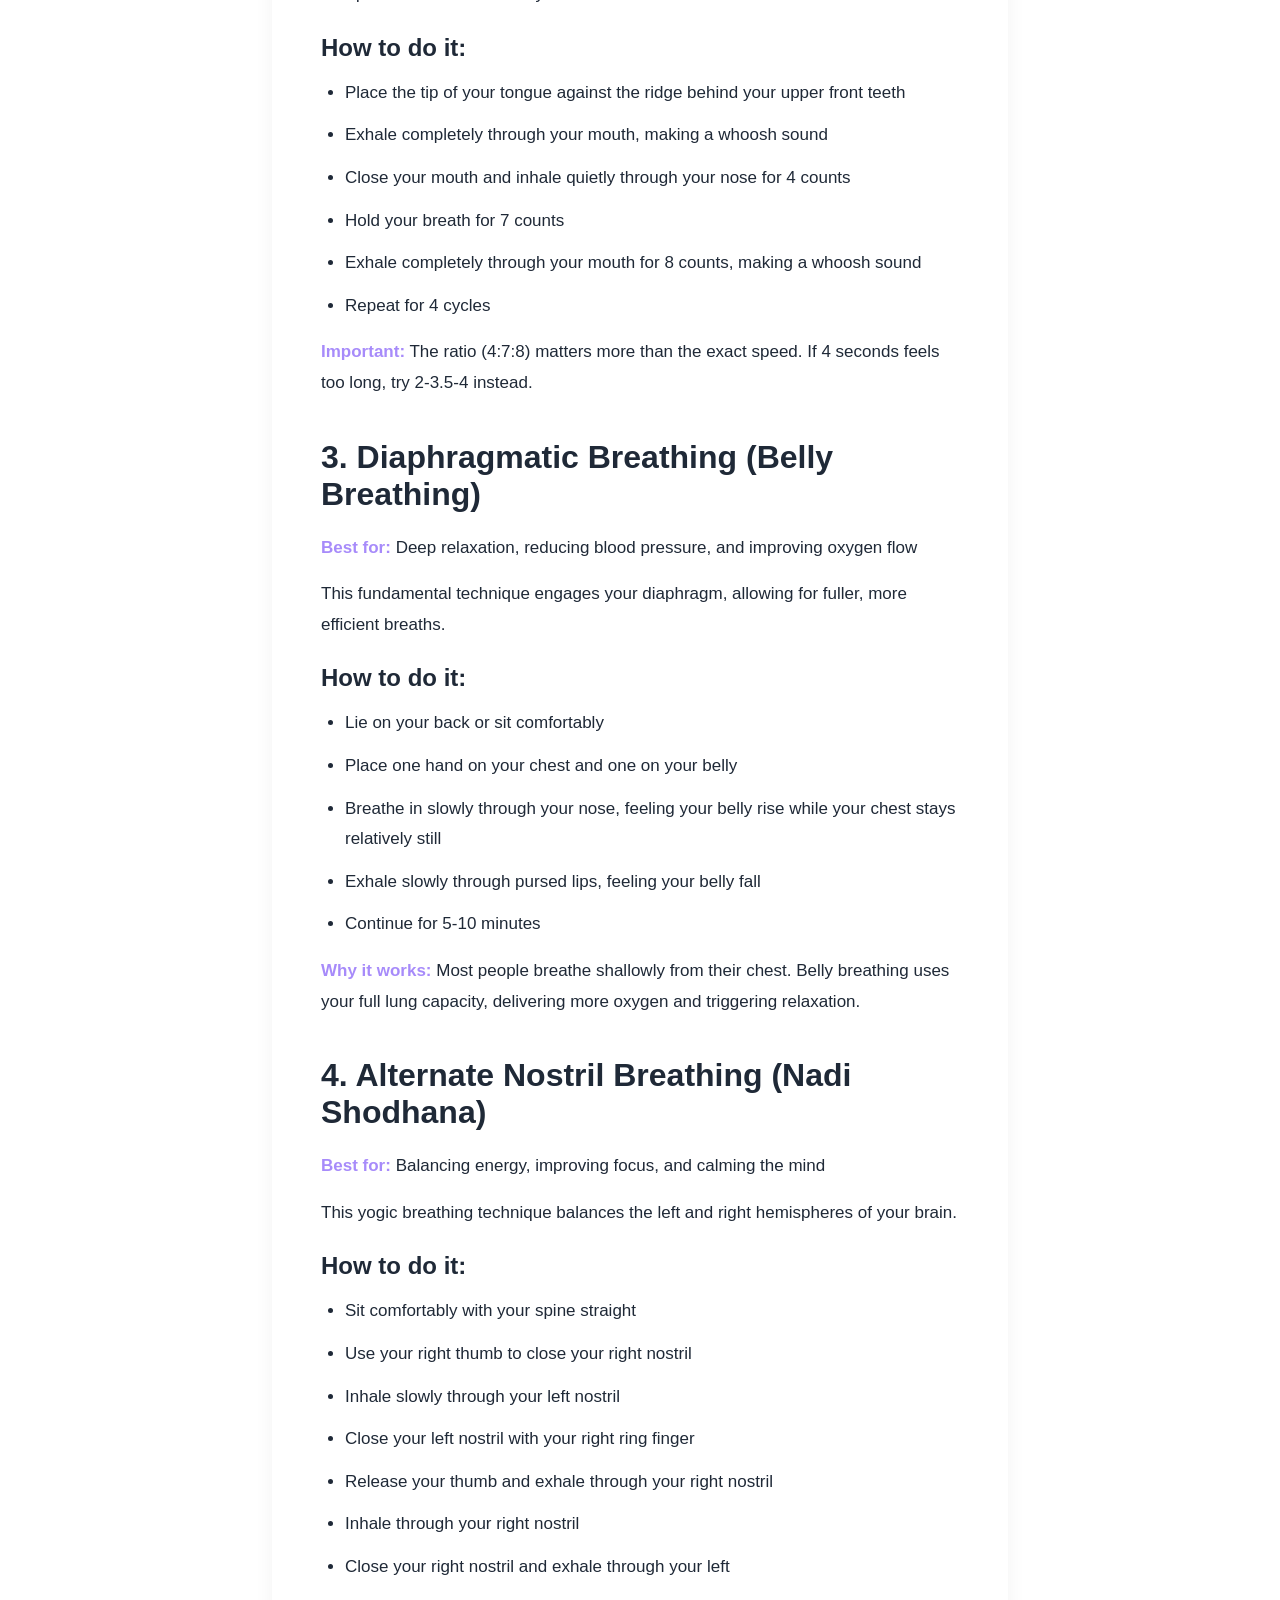
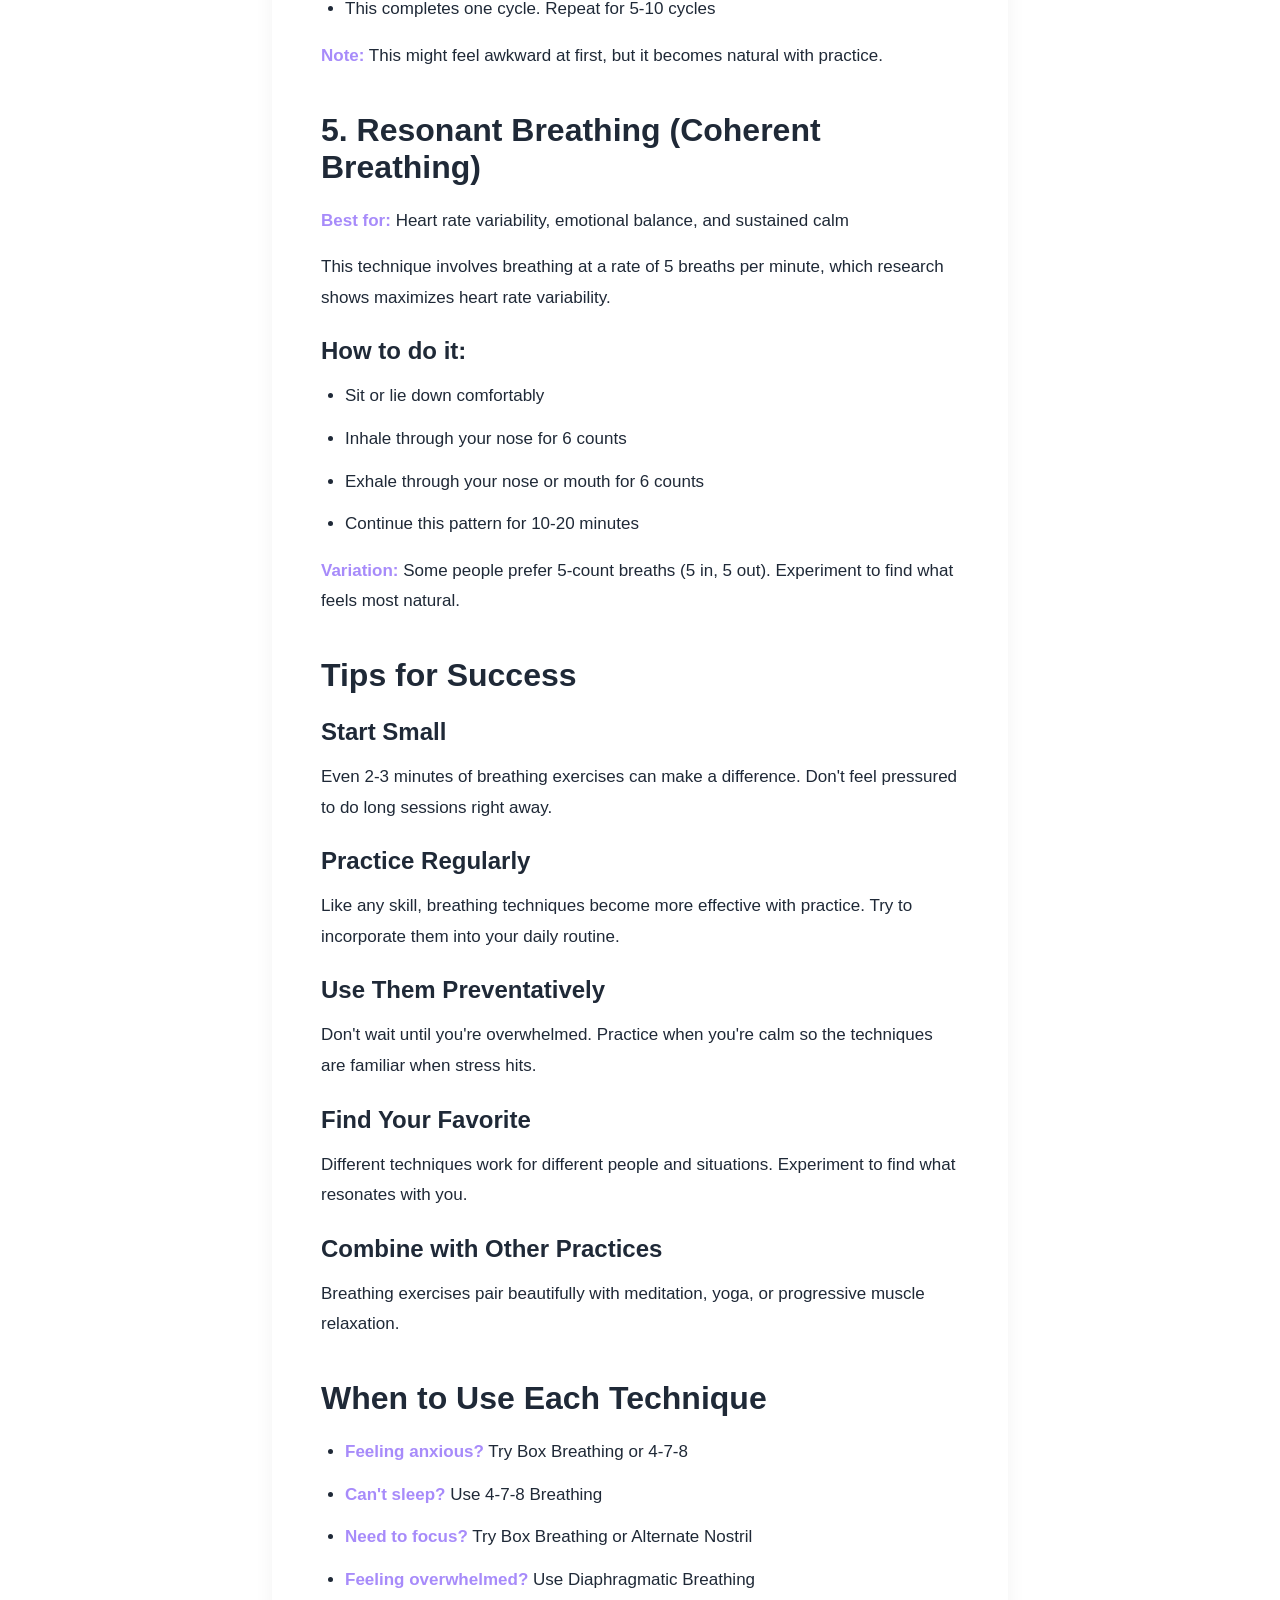
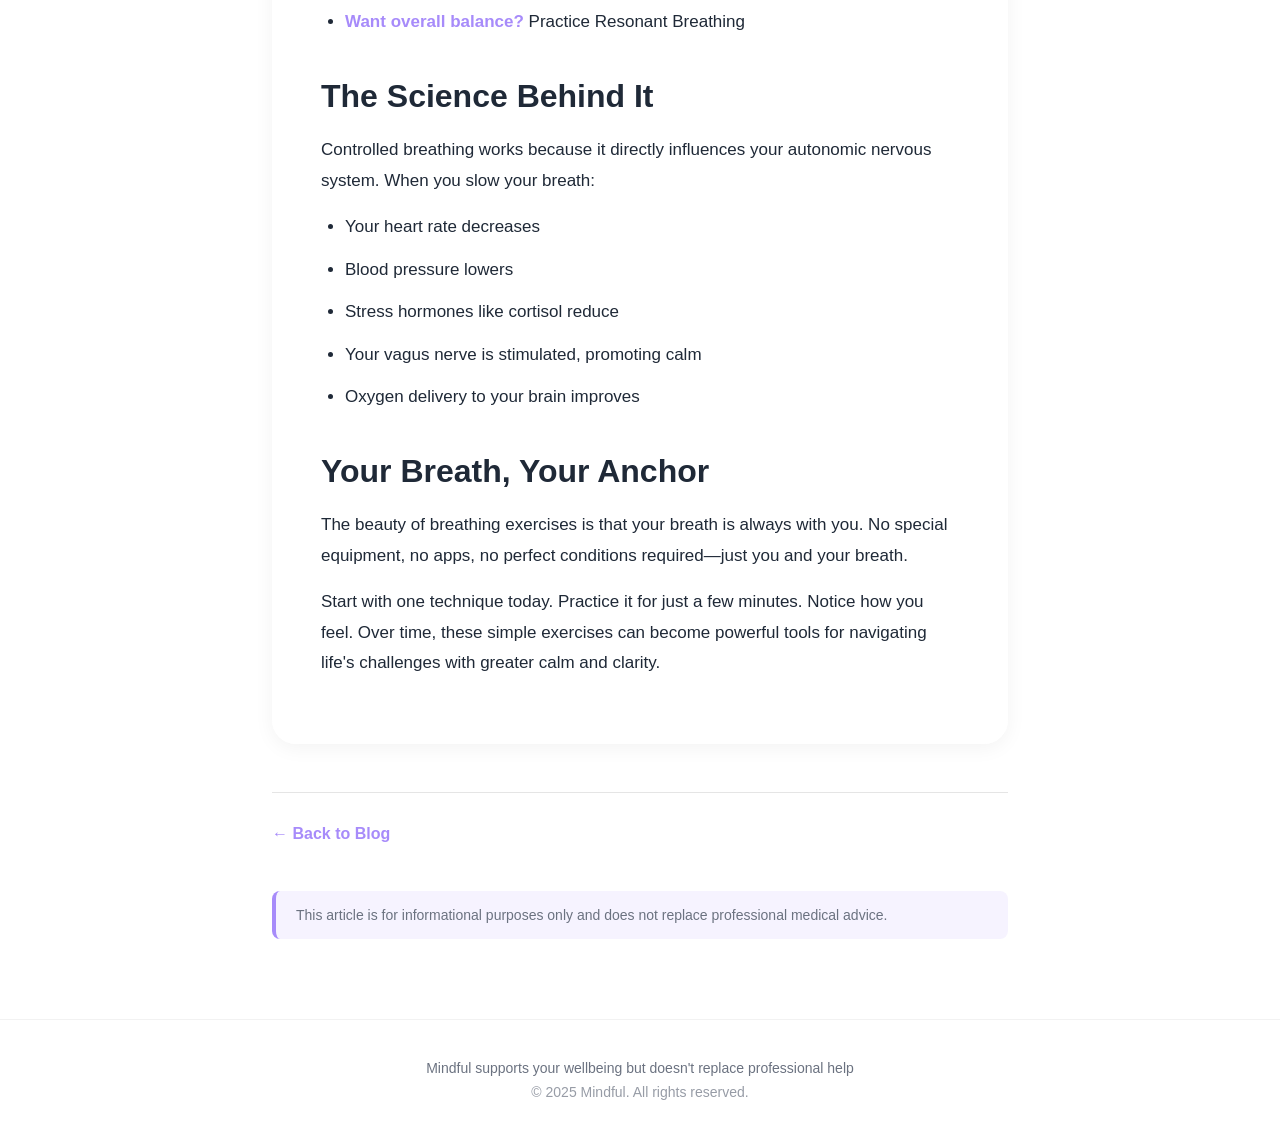
<file: chatbot-ui/article-breathing.html>
<!DOCTYPE html>
<html lang="en">

<head>
    <meta charset="UTF-8">
    <meta name="viewport" content="width=device-width, initial-scale=1.0">
    <title>5 Simple Breathing Exercises for Stress Relief - Mindful</title>
    <meta name="description"
        content="Quick and effective breathing techniques you can use anywhere to reduce stress and promote calm.">
    <link rel="stylesheet" href="blog-style.css">
    <link rel="icon" href="data:image/svg+xml,
    <svg xmlns='http://www.w3.org/2000/svg' viewBox='0 0 100 100'>
    <circle cx='50' cy='50' r='45' fill='%2300a6ff'/>
    <circle cx='35' cy='40' r='8' fill='white'/>
    <circle cx='65' cy='40' r='8' fill='white'/>
    <path d='M30 60 Q50 80 70 60' stroke='white' stroke-width='6' fill='none'/>
    </svg>">
</head>

<body>
    <!-- Navigation -->
    <nav class="navbar">
        <div class="nav-container">
            <div class="nav-brand">
                <svg class="brand-icon" viewBox="0 0 100 100" xmlns="http://www.w3.org/2000/svg">
                    <circle cx="50" cy="50" r="45" fill="url(#navGradient)" opacity="0.9" />
                    <defs>
                        <linearGradient id="navGradient" x1="0%" y1="0%" x2="100%" y2="100%">
                            <stop offset="0%" style="stop-color:#a78bfa;stop-opacity:1" />
                            <stop offset="100%" style="stop-color:#60a5fa;stop-opacity:1" />
                        </linearGradient>
                    </defs>
                    <circle cx="35" cy="40" r="5" fill="#fff" />
                    <circle cx="65" cy="40" r="5" fill="#fff" />
                    <path d="M 40 60 Q 50 70 60 60" stroke="#fff" stroke-width="2" fill="none" stroke-linecap="round" />
                </svg>
                <span class="brand-text">Mindful</span>
            </div>
            <div class="nav-links">
                <a href="index.html" class="nav-link">Chat</a>
                <a href="blog.html" class="nav-link active">Blog</a>
            </div>
        </div>
    </nav>

    <!-- Article Content -->
    <article class="article-container">
        <header class="article-header">
            <div class="article-meta">
                <span class="article-category">Wellness</span>
                <span class="article-date">5 min read</span>
            </div>
            <h1 class="article-title">5 Simple Breathing Exercises for Stress Relief</h1>
            <p class="article-subtitle">Quick and effective breathing techniques you can use anywhere to reduce stress
                and promote calm.</p>
        </header>

        <div class="article-content">
            <section>
                <h2>The Power of Breath</h2>
                <p>Your breath is one of the most powerful tools you have for managing stress and anxiety. Unlike your
                    heartbeat or digestion, breathing is both automatic and controllable—making it a perfect bridge
                    between your conscious and unconscious mind.</p>
                <p>When you're stressed, your breathing becomes shallow and rapid. By consciously slowing and deepening
                    your breath, you activate your parasympathetic nervous system, triggering your body's natural
                    relaxation response.</p>
            </section>

            <section>
                <h2>1. Box Breathing (4-4-4-4)</h2>
                <p><strong>Best for:</strong> Anxiety, focus, and quick stress relief</p>
                <p>Also known as square breathing, this technique is used by Navy SEALs to stay calm under pressure.</p>

                <h3>How to do it:</h3>
                <ul>
                    <li>Sit comfortably with your feet flat on the floor</li>
                    <li>Exhale completely through your mouth</li>
                    <li>Inhale through your nose for 4 counts</li>
                    <li>Hold your breath for 4 counts</li>
                    <li>Exhale through your mouth for 4 counts</li>
                    <li>Hold empty for 4 counts</li>
                    <li>Repeat for 4-5 cycles</li>
                </ul>

                <p><strong>Pro tip:</strong> Visualize tracing a square as you breathe—up on the inhale, across on the
                    hold, down on the exhale, and across on the empty hold.</p>
            </section>

            <section>
                <h2>2. 4-7-8 Breathing</h2>
                <p><strong>Best for:</strong> Falling asleep, calming anxiety, and reducing anger</p>
                <p>Developed by Dr. Andrew Weil, this technique is sometimes called "the natural tranquilizer for the
                    nervous system."</p>

                <h3>How to do it:</h3>
                <ul>
                    <li>Place the tip of your tongue against the ridge behind your upper front teeth</li>
                    <li>Exhale completely through your mouth, making a whoosh sound</li>
                    <li>Close your mouth and inhale quietly through your nose for 4 counts</li>
                    <li>Hold your breath for 7 counts</li>
                    <li>Exhale completely through your mouth for 8 counts, making a whoosh sound</li>
                    <li>Repeat for 4 cycles</li>
                </ul>

                <p><strong>Important:</strong> The ratio (4:7:8) matters more than the exact speed. If 4 seconds feels
                    too long, try 2-3.5-4 instead.</p>
            </section>

            <section>
                <h2>3. Diaphragmatic Breathing (Belly Breathing)</h2>
                <p><strong>Best for:</strong> Deep relaxation, reducing blood pressure, and improving oxygen flow</p>
                <p>This fundamental technique engages your diaphragm, allowing for fuller, more efficient breaths.</p>

                <h3>How to do it:</h3>
                <ul>
                    <li>Lie on your back or sit comfortably</li>
                    <li>Place one hand on your chest and one on your belly</li>
                    <li>Breathe in slowly through your nose, feeling your belly rise while your chest stays relatively
                        still</li>
                    <li>Exhale slowly through pursed lips, feeling your belly fall</li>
                    <li>Continue for 5-10 minutes</li>
                </ul>

                <p><strong>Why it works:</strong> Most people breathe shallowly from their chest. Belly breathing uses
                    your full lung capacity, delivering more oxygen and triggering relaxation.</p>
            </section>

            <section>
                <h2>4. Alternate Nostril Breathing (Nadi Shodhana)</h2>
                <p><strong>Best for:</strong> Balancing energy, improving focus, and calming the mind</p>
                <p>This yogic breathing technique balances the left and right hemispheres of your brain.</p>

                <h3>How to do it:</h3>
                <ul>
                    <li>Sit comfortably with your spine straight</li>
                    <li>Use your right thumb to close your right nostril</li>
                    <li>Inhale slowly through your left nostril</li>
                    <li>Close your left nostril with your right ring finger</li>
                    <li>Release your thumb and exhale through your right nostril</li>
                    <li>Inhale through your right nostril</li>
                    <li>Close your right nostril and exhale through your left</li>
                    <li>This completes one cycle. Repeat for 5-10 cycles</li>
                </ul>

                <p><strong>Note:</strong> This might feel awkward at first, but it becomes natural with practice.</p>
            </section>

            <section>
                <h2>5. Resonant Breathing (Coherent Breathing)</h2>
                <p><strong>Best for:</strong> Heart rate variability, emotional balance, and sustained calm</p>
                <p>This technique involves breathing at a rate of 5 breaths per minute, which research shows maximizes
                    heart rate variability.</p>

                <h3>How to do it:</h3>
                <ul>
                    <li>Sit or lie down comfortably</li>
                    <li>Inhale through your nose for 6 counts</li>
                    <li>Exhale through your nose or mouth for 6 counts</li>
                    <li>Continue this pattern for 10-20 minutes</li>
                </ul>

                <p><strong>Variation:</strong> Some people prefer 5-count breaths (5 in, 5 out). Experiment to find what
                    feels most natural.</p>
            </section>

            <section>
                <h2>Tips for Success</h2>

                <h3>Start Small</h3>
                <p>Even 2-3 minutes of breathing exercises can make a difference. Don't feel pressured to do long
                    sessions right away.</p>

                <h3>Practice Regularly</h3>
                <p>Like any skill, breathing techniques become more effective with practice. Try to incorporate them
                    into your daily routine.</p>

                <h3>Use Them Preventatively</h3>
                <p>Don't wait until you're overwhelmed. Practice when you're calm so the techniques are familiar when
                    stress hits.</p>

                <h3>Find Your Favorite</h3>
                <p>Different techniques work for different people and situations. Experiment to find what resonates with
                    you.</p>

                <h3>Combine with Other Practices</h3>
                <p>Breathing exercises pair beautifully with meditation, yoga, or progressive muscle relaxation.</p>
            </section>

            <section>
                <h2>When to Use Each Technique</h2>
                <ul>
                    <li><strong>Feeling anxious?</strong> Try Box Breathing or 4-7-8</li>
                    <li><strong>Can't sleep?</strong> Use 4-7-8 Breathing</li>
                    <li><strong>Need to focus?</strong> Try Box Breathing or Alternate Nostril</li>
                    <li><strong>Feeling overwhelmed?</strong> Use Diaphragmatic Breathing</li>
                    <li><strong>Want overall balance?</strong> Practice Resonant Breathing</li>
                </ul>
            </section>

            <section>
                <h2>The Science Behind It</h2>
                <p>Controlled breathing works because it directly influences your autonomic nervous system. When you
                    slow your breath:</p>
                <ul>
                    <li>Your heart rate decreases</li>
                    <li>Blood pressure lowers</li>
                    <li>Stress hormones like cortisol reduce</li>
                    <li>Your vagus nerve is stimulated, promoting calm</li>
                    <li>Oxygen delivery to your brain improves</li>
                </ul>
            </section>

            <section>
                <h2>Your Breath, Your Anchor</h2>
                <p>The beauty of breathing exercises is that your breath is always with you. No special equipment, no
                    apps, no perfect conditions required—just you and your breath.</p>
                <p>Start with one technique today. Practice it for just a few minutes. Notice how you feel. Over time,
                    these simple exercises can become powerful tools for navigating life's challenges with greater calm
                    and clarity.</p>
            </section>
        </div>

        <div class="article-footer">
            <a href="blog.html" class="back-link">← Back to Blog</a>
            <div class="article-disclaimer">
                <p>This article is for informational purposes only and does not replace professional medical advice.</p>
            </div>
        </div>
    </article>

    <!-- Footer -->
    <footer class="footer">
        <div class="footer-content">
            <p>Mindful supports your wellbeing but doesn't replace professional help</p>
            <p class="footer-copyright">© 2025 Mindful. All rights reserved.</p>
        </div>
    </footer>

</body>

</html>
</file>
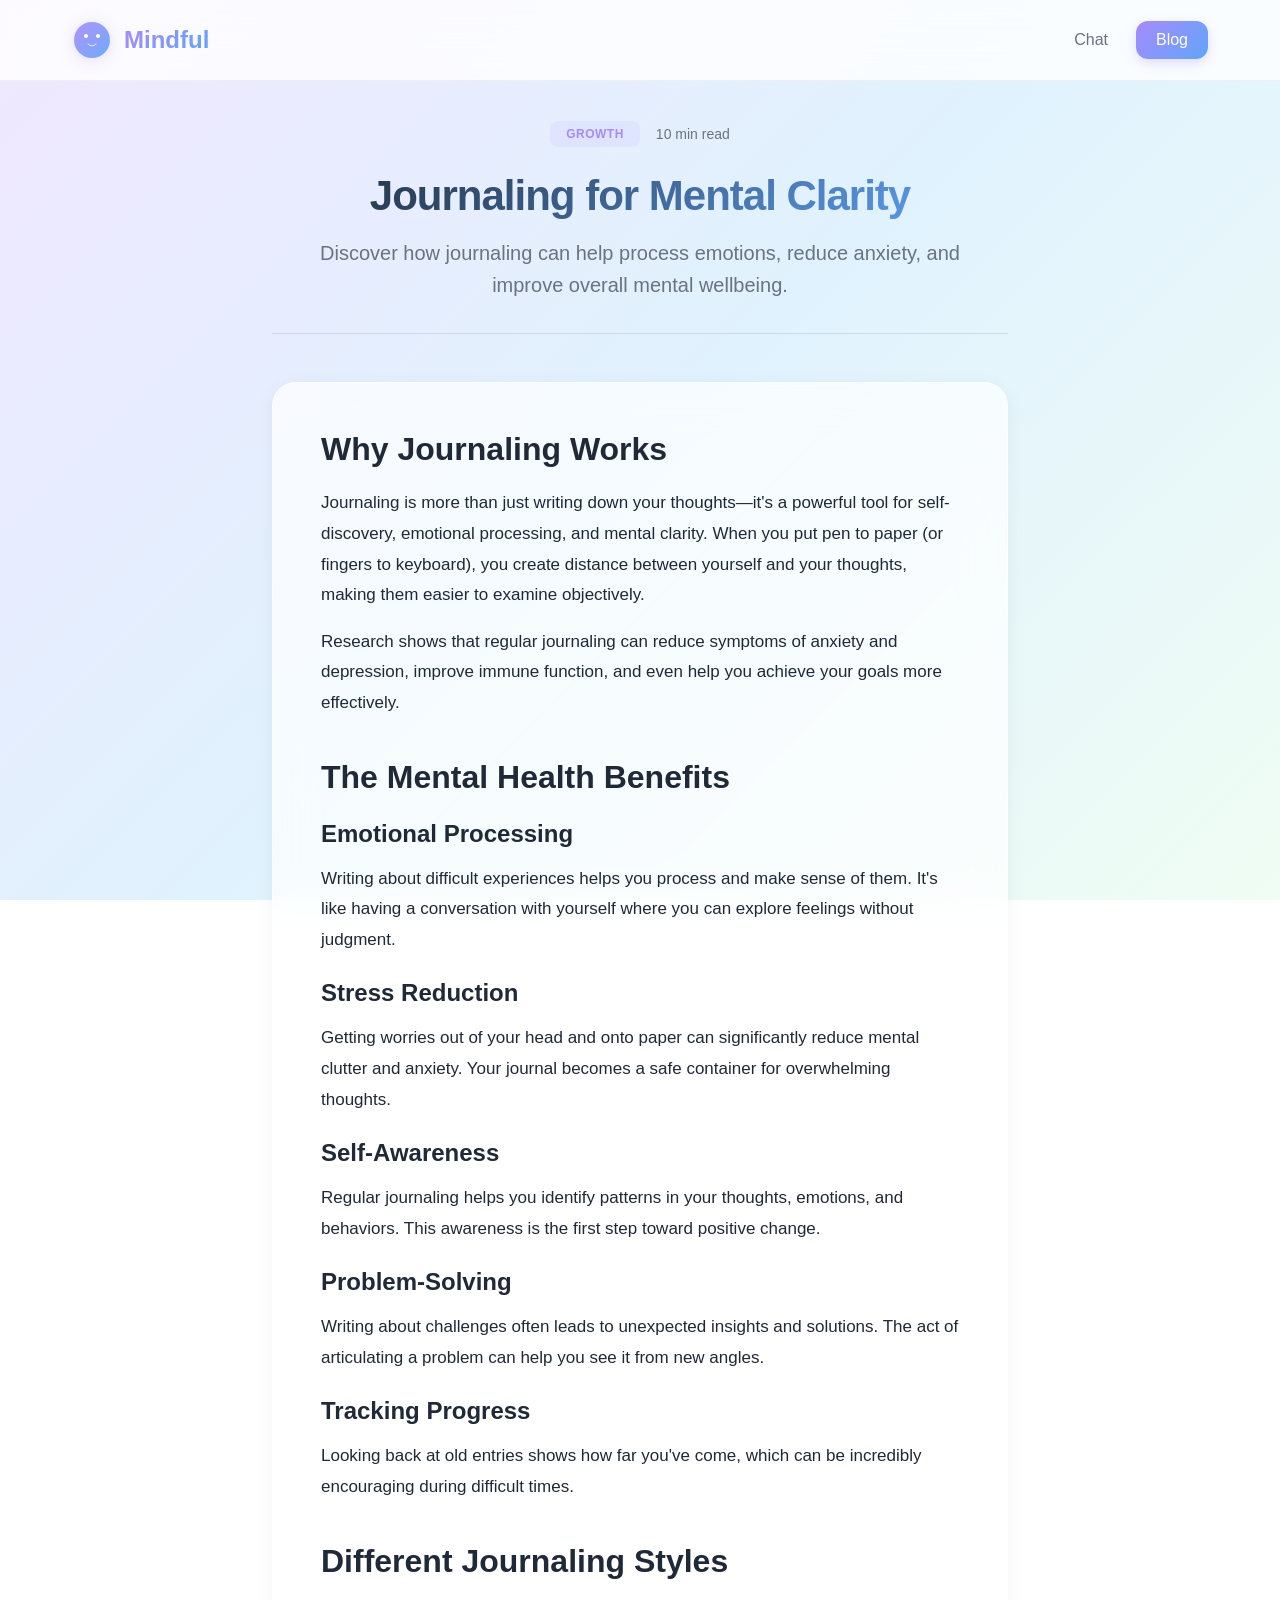
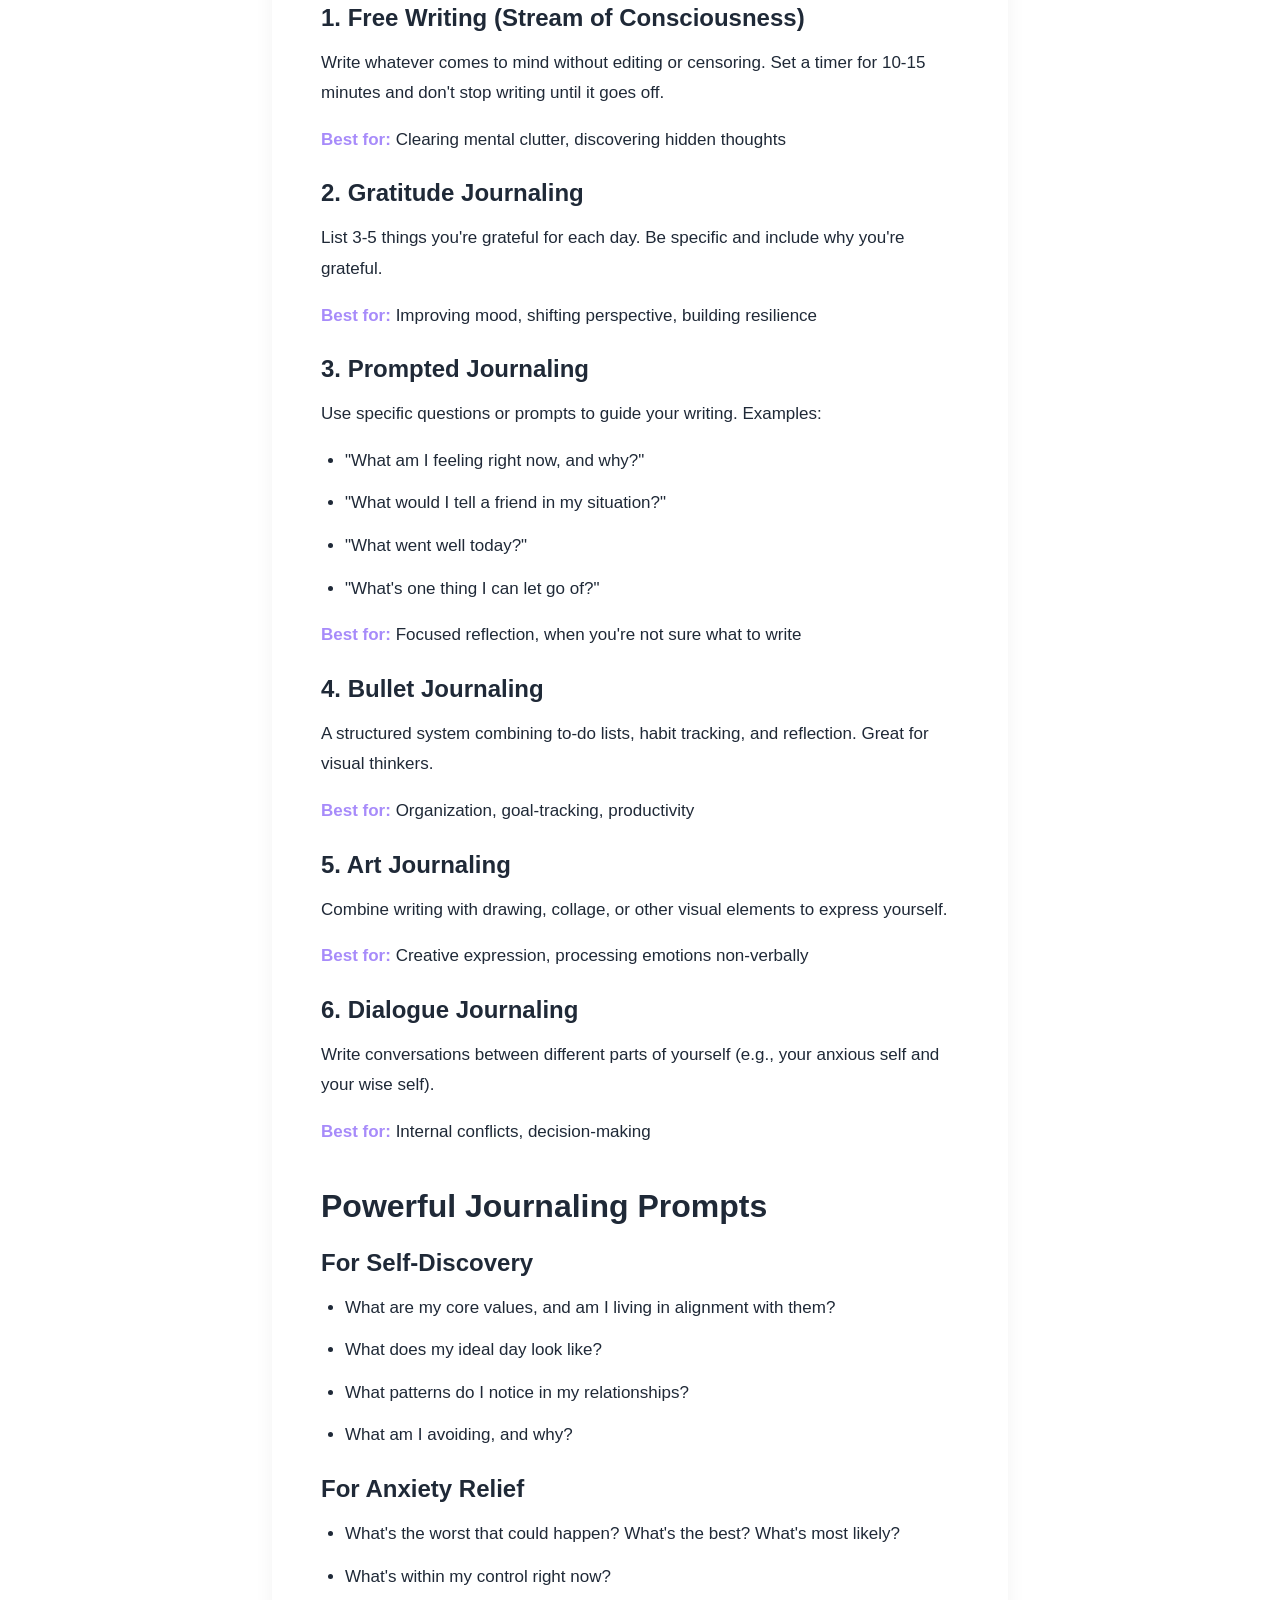
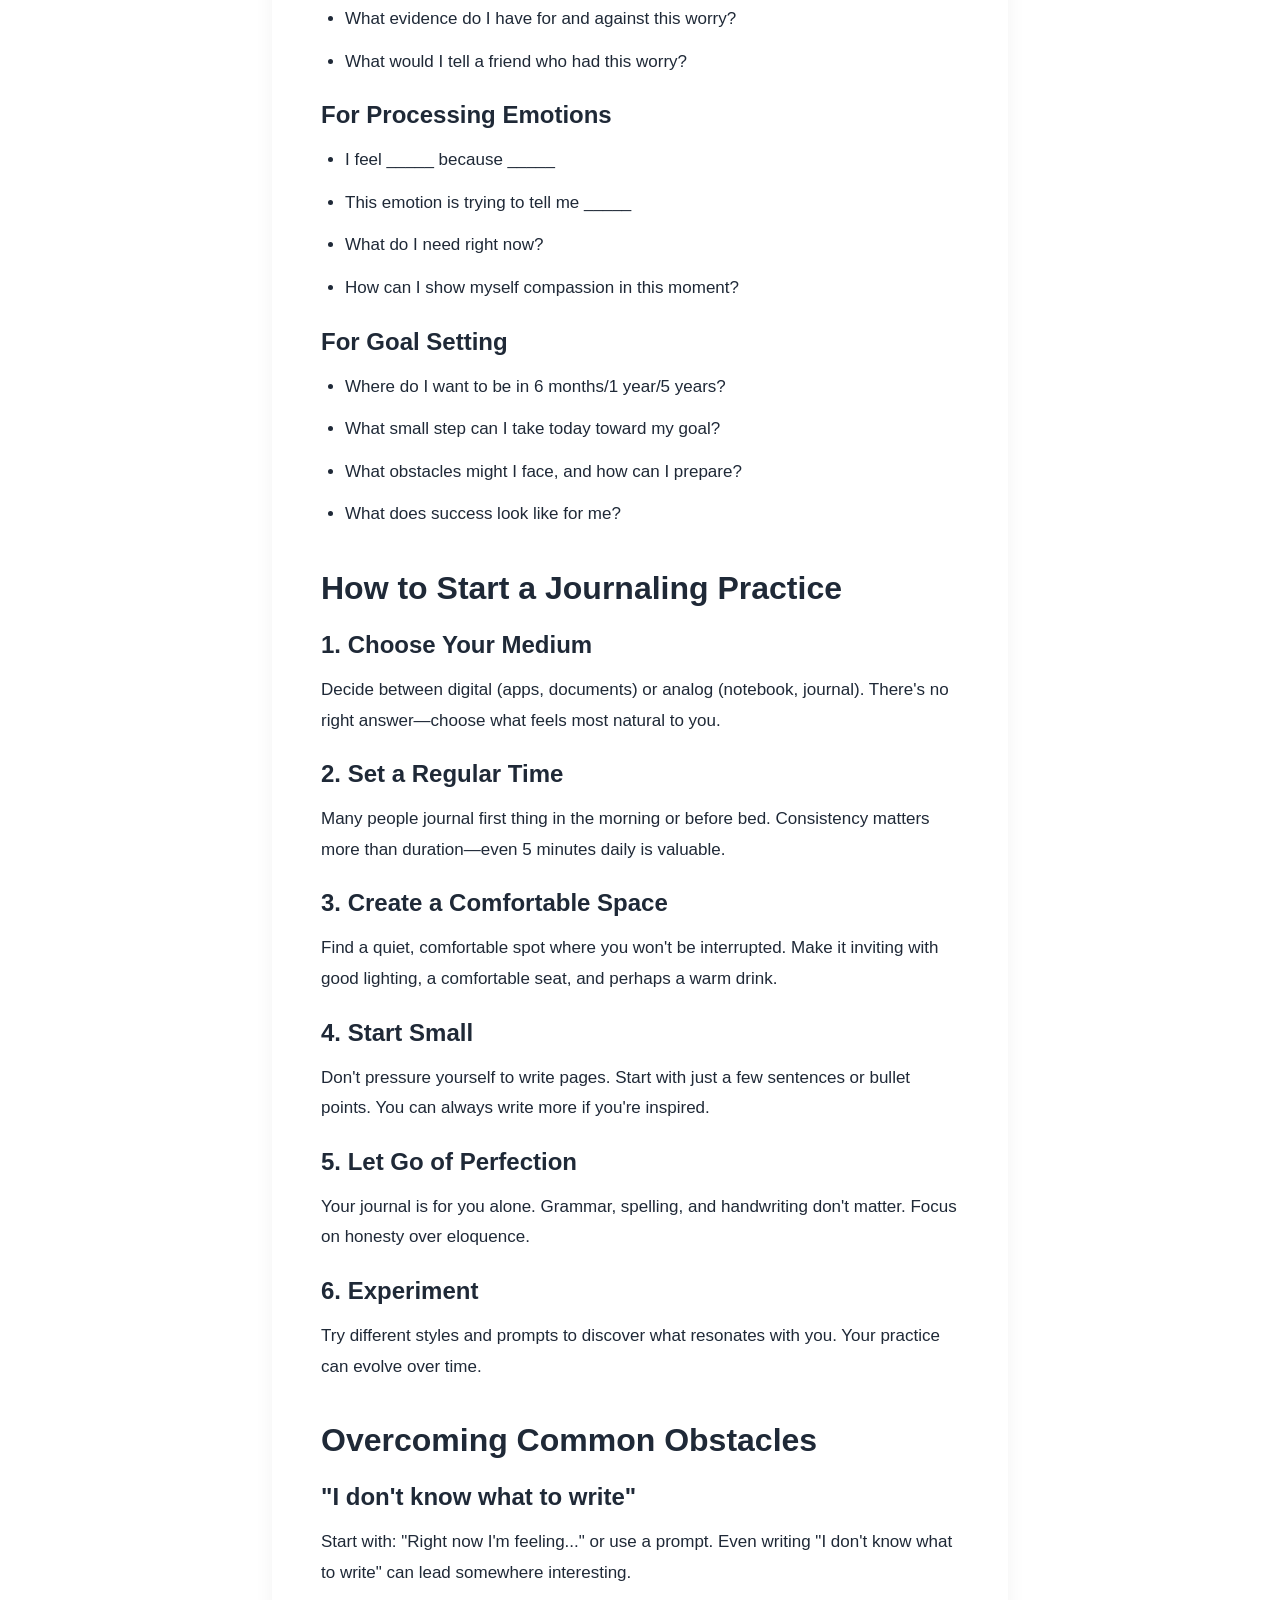
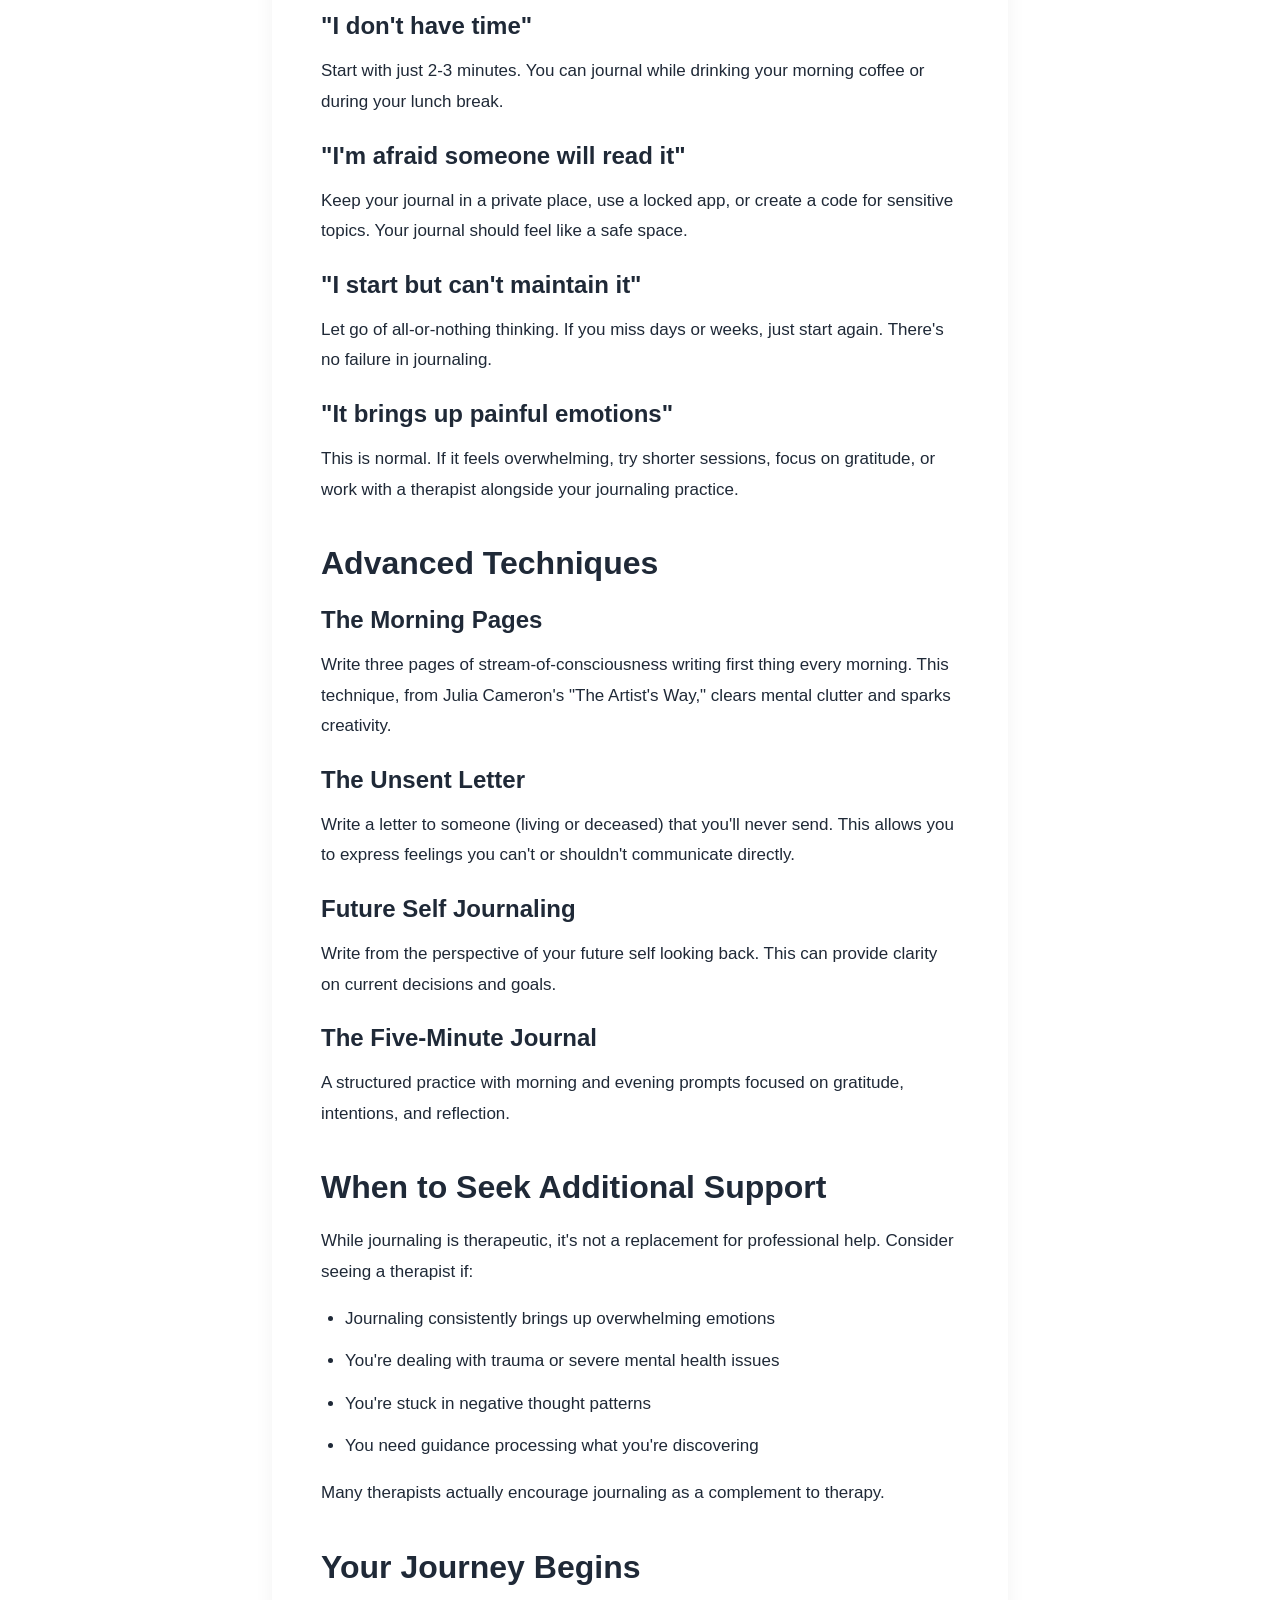
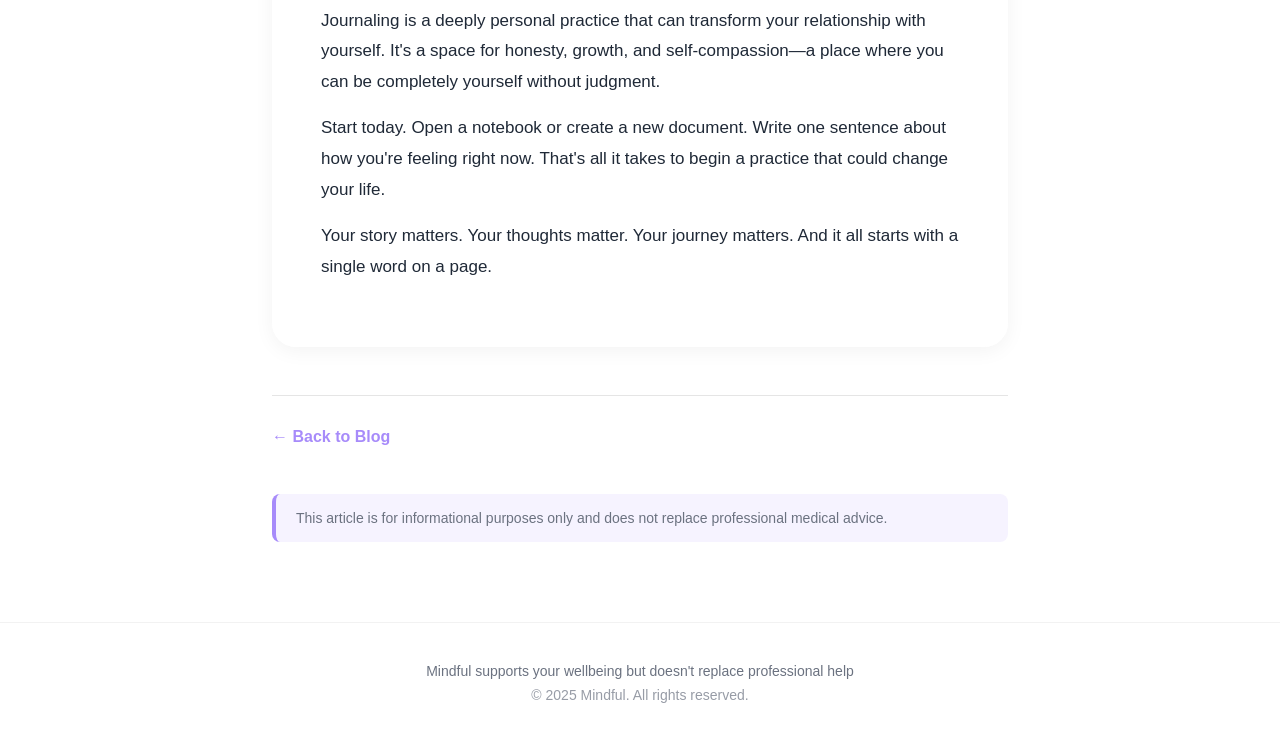
<file: chatbot-ui/article-journaling.html>
<!DOCTYPE html>
<html lang="en">

<head>
    <meta charset="UTF-8">
    <meta name="viewport" content="width=device-width, initial-scale=1.0">
    <title>Journaling for Mental Clarity - Mindful</title>
    <meta name="description"
        content="Discover how journaling can help process emotions, reduce anxiety, and improve overall mental wellbeing.">
    <link rel="stylesheet" href="blog-style.css">
    <link rel="icon" href="data:image/svg+xml,
    <svg xmlns='http://www.w3.org/2000/svg' viewBox='0 0 100 100'>
    <circle cx='50' cy='50' r='45' fill='%2300a6ff'/>
    <circle cx='35' cy='40' r='8' fill='white'/>
    <circle cx='65' cy='40' r='8' fill='white'/>
    <path d='M30 60 Q50 80 70 60' stroke='white' stroke-width='6' fill='none'/>
    </svg>">
</head>

<body>
    <!-- Navigation -->
    <nav class="navbar">
        <div class="nav-container">
            <div class="nav-brand">
                <svg class="brand-icon" viewBox="0 0 100 100" xmlns="http://www.w3.org/2000/svg">
                    <circle cx="50" cy="50" r="45" fill="url(#navGradient)" opacity="0.9" />
                    <defs>
                        <linearGradient id="navGradient" x1="0%" y1="0%" x2="100%" y2="100%">
                            <stop offset="0%" style="stop-color:#a78bfa;stop-opacity:1" />
                            <stop offset="100%" style="stop-color:#60a5fa;stop-opacity:1" />
                        </linearGradient>
                    </defs>
                    <circle cx="35" cy="40" r="5" fill="#fff" />
                    <circle cx="65" cy="40" r="5" fill="#fff" />
                    <path d="M 40 60 Q 50 70 60 60" stroke="#fff" stroke-width="2" fill="none" stroke-linecap="round" />
                </svg>
                <span class="brand-text">Mindful</span>
            </div>
            <div class="nav-links">
                <a href="index.html" class="nav-link">Chat</a>
                <a href="blog.html" class="nav-link active">Blog</a>
            </div>
        </div>
    </nav>

    <!-- Article Content -->
    <article class="article-container">
        <header class="article-header">
            <div class="article-meta">
                <span class="article-category">Growth</span>
                <span class="article-date">10 min read</span>
            </div>
            <h1 class="article-title">Journaling for Mental Clarity</h1>
            <p class="article-subtitle">Discover how journaling can help process emotions, reduce anxiety, and improve
                overall mental wellbeing.</p>
        </header>

        <div class="article-content">
            <section>
                <h2>Why Journaling Works</h2>
                <p>Journaling is more than just writing down your thoughts—it's a powerful tool for self-discovery,
                    emotional processing, and mental clarity. When you put pen to paper (or fingers to keyboard), you
                    create distance between yourself and your thoughts, making them easier to examine objectively.</p>
                <p>Research shows that regular journaling can reduce symptoms of anxiety and depression, improve immune
                    function, and even help you achieve your goals more effectively.</p>
            </section>

            <section>
                <h2>The Mental Health Benefits</h2>

                <h3>Emotional Processing</h3>
                <p>Writing about difficult experiences helps you process and make sense of them. It's like having a
                    conversation with yourself where you can explore feelings without judgment.</p>

                <h3>Stress Reduction</h3>
                <p>Getting worries out of your head and onto paper can significantly reduce mental clutter and anxiety.
                    Your journal becomes a safe container for overwhelming thoughts.</p>

                <h3>Self-Awareness</h3>
                <p>Regular journaling helps you identify patterns in your thoughts, emotions, and behaviors. This
                    awareness is the first step toward positive change.</p>

                <h3>Problem-Solving</h3>
                <p>Writing about challenges often leads to unexpected insights and solutions. The act of articulating a
                    problem can help you see it from new angles.</p>

                <h3>Tracking Progress</h3>
                <p>Looking back at old entries shows how far you've come, which can be incredibly encouraging during
                    difficult times.</p>
            </section>

            <section>
                <h2>Different Journaling Styles</h2>

                <h3>1. Free Writing (Stream of Consciousness)</h3>
                <p>Write whatever comes to mind without editing or censoring. Set a timer for 10-15 minutes and don't
                    stop writing until it goes off.</p>
                <p><strong>Best for:</strong> Clearing mental clutter, discovering hidden thoughts</p>

                <h3>2. Gratitude Journaling</h3>
                <p>List 3-5 things you're grateful for each day. Be specific and include why you're grateful.</p>
                <p><strong>Best for:</strong> Improving mood, shifting perspective, building resilience</p>

                <h3>3. Prompted Journaling</h3>
                <p>Use specific questions or prompts to guide your writing. Examples:</p>
                <ul>
                    <li>"What am I feeling right now, and why?"</li>
                    <li>"What would I tell a friend in my situation?"</li>
                    <li>"What went well today?"</li>
                    <li>"What's one thing I can let go of?"</li>
                </ul>
                <p><strong>Best for:</strong> Focused reflection, when you're not sure what to write</p>

                <h3>4. Bullet Journaling</h3>
                <p>A structured system combining to-do lists, habit tracking, and reflection. Great for visual thinkers.
                </p>
                <p><strong>Best for:</strong> Organization, goal-tracking, productivity</p>

                <h3>5. Art Journaling</h3>
                <p>Combine writing with drawing, collage, or other visual elements to express yourself.</p>
                <p><strong>Best for:</strong> Creative expression, processing emotions non-verbally</p>

                <h3>6. Dialogue Journaling</h3>
                <p>Write conversations between different parts of yourself (e.g., your anxious self and your wise self).
                </p>
                <p><strong>Best for:</strong> Internal conflicts, decision-making</p>
            </section>

            <section>
                <h2>Powerful Journaling Prompts</h2>

                <h3>For Self-Discovery</h3>
                <ul>
                    <li>What are my core values, and am I living in alignment with them?</li>
                    <li>What does my ideal day look like?</li>
                    <li>What patterns do I notice in my relationships?</li>
                    <li>What am I avoiding, and why?</li>
                </ul>

                <h3>For Anxiety Relief</h3>
                <ul>
                    <li>What's the worst that could happen? What's the best? What's most likely?</li>
                    <li>What's within my control right now?</li>
                    <li>What evidence do I have for and against this worry?</li>
                    <li>What would I tell a friend who had this worry?</li>
                </ul>

                <h3>For Processing Emotions</h3>
                <ul>
                    <li>I feel _____ because _____</li>
                    <li>This emotion is trying to tell me _____</li>
                    <li>What do I need right now?</li>
                    <li>How can I show myself compassion in this moment?</li>
                </ul>

                <h3>For Goal Setting</h3>
                <ul>
                    <li>Where do I want to be in 6 months/1 year/5 years?</li>
                    <li>What small step can I take today toward my goal?</li>
                    <li>What obstacles might I face, and how can I prepare?</li>
                    <li>What does success look like for me?</li>
                </ul>
            </section>

            <section>
                <h2>How to Start a Journaling Practice</h2>

                <h3>1. Choose Your Medium</h3>
                <p>Decide between digital (apps, documents) or analog (notebook, journal). There's no right
                    answer—choose what feels most natural to you.</p>

                <h3>2. Set a Regular Time</h3>
                <p>Many people journal first thing in the morning or before bed. Consistency matters more than
                    duration—even 5 minutes daily is valuable.</p>

                <h3>3. Create a Comfortable Space</h3>
                <p>Find a quiet, comfortable spot where you won't be interrupted. Make it inviting with good lighting, a
                    comfortable seat, and perhaps a warm drink.</p>

                <h3>4. Start Small</h3>
                <p>Don't pressure yourself to write pages. Start with just a few sentences or bullet points. You can
                    always write more if you're inspired.</p>

                <h3>5. Let Go of Perfection</h3>
                <p>Your journal is for you alone. Grammar, spelling, and handwriting don't matter. Focus on honesty over
                    eloquence.</p>

                <h3>6. Experiment</h3>
                <p>Try different styles and prompts to discover what resonates with you. Your practice can evolve over
                    time.</p>
            </section>

            <section>
                <h2>Overcoming Common Obstacles</h2>

                <h3>"I don't know what to write"</h3>
                <p>Start with: "Right now I'm feeling..." or use a prompt. Even writing "I don't know what to write" can
                    lead somewhere interesting.</p>

                <h3>"I don't have time"</h3>
                <p>Start with just 2-3 minutes. You can journal while drinking your morning coffee or during your lunch
                    break.</p>

                <h3>"I'm afraid someone will read it"</h3>
                <p>Keep your journal in a private place, use a locked app, or create a code for sensitive topics. Your
                    journal should feel like a safe space.</p>

                <h3>"I start but can't maintain it"</h3>
                <p>Let go of all-or-nothing thinking. If you miss days or weeks, just start again. There's no failure in
                    journaling.</p>

                <h3>"It brings up painful emotions"</h3>
                <p>This is normal. If it feels overwhelming, try shorter sessions, focus on gratitude, or work with a
                    therapist alongside your journaling practice.</p>
            </section>

            <section>
                <h2>Advanced Techniques</h2>

                <h3>The Morning Pages</h3>
                <p>Write three pages of stream-of-consciousness writing first thing every morning. This technique, from
                    Julia Cameron's "The Artist's Way," clears mental clutter and sparks creativity.</p>

                <h3>The Unsent Letter</h3>
                <p>Write a letter to someone (living or deceased) that you'll never send. This allows you to express
                    feelings you can't or shouldn't communicate directly.</p>

                <h3>Future Self Journaling</h3>
                <p>Write from the perspective of your future self looking back. This can provide clarity on current
                    decisions and goals.</p>

                <h3>The Five-Minute Journal</h3>
                <p>A structured practice with morning and evening prompts focused on gratitude, intentions, and
                    reflection.</p>
            </section>

            <section>
                <h2>When to Seek Additional Support</h2>
                <p>While journaling is therapeutic, it's not a replacement for professional help. Consider seeing a
                    therapist if:</p>
                <ul>
                    <li>Journaling consistently brings up overwhelming emotions</li>
                    <li>You're dealing with trauma or severe mental health issues</li>
                    <li>You're stuck in negative thought patterns</li>
                    <li>You need guidance processing what you're discovering</li>
                </ul>
                <p>Many therapists actually encourage journaling as a complement to therapy.</p>
            </section>

            <section>
                <h2>Your Journey Begins</h2>
                <p>Journaling is a deeply personal practice that can transform your relationship with yourself. It's a
                    space for honesty, growth, and self-compassion—a place where you can be completely yourself without
                    judgment.</p>
                <p>Start today. Open a notebook or create a new document. Write one sentence about how you're feeling
                    right now. That's all it takes to begin a practice that could change your life.</p>
                <p>Your story matters. Your thoughts matter. Your journey matters. And it all starts with a single word
                    on a page.</p>
            </section>
        </div>

        <div class="article-footer">
            <a href="blog.html" class="back-link">← Back to Blog</a>
            <div class="article-disclaimer">
                <p>This article is for informational purposes only and does not replace professional medical advice.</p>
            </div>
        </div>
    </article>

    <!-- Footer -->
    <footer class="footer">
        <div class="footer-content">
            <p>Mindful supports your wellbeing but doesn't replace professional help</p>
            <p class="footer-copyright">© 2025 Mindful. All rights reserved.</p>
        </div>
    </footer>

</body>

</html>
</file>
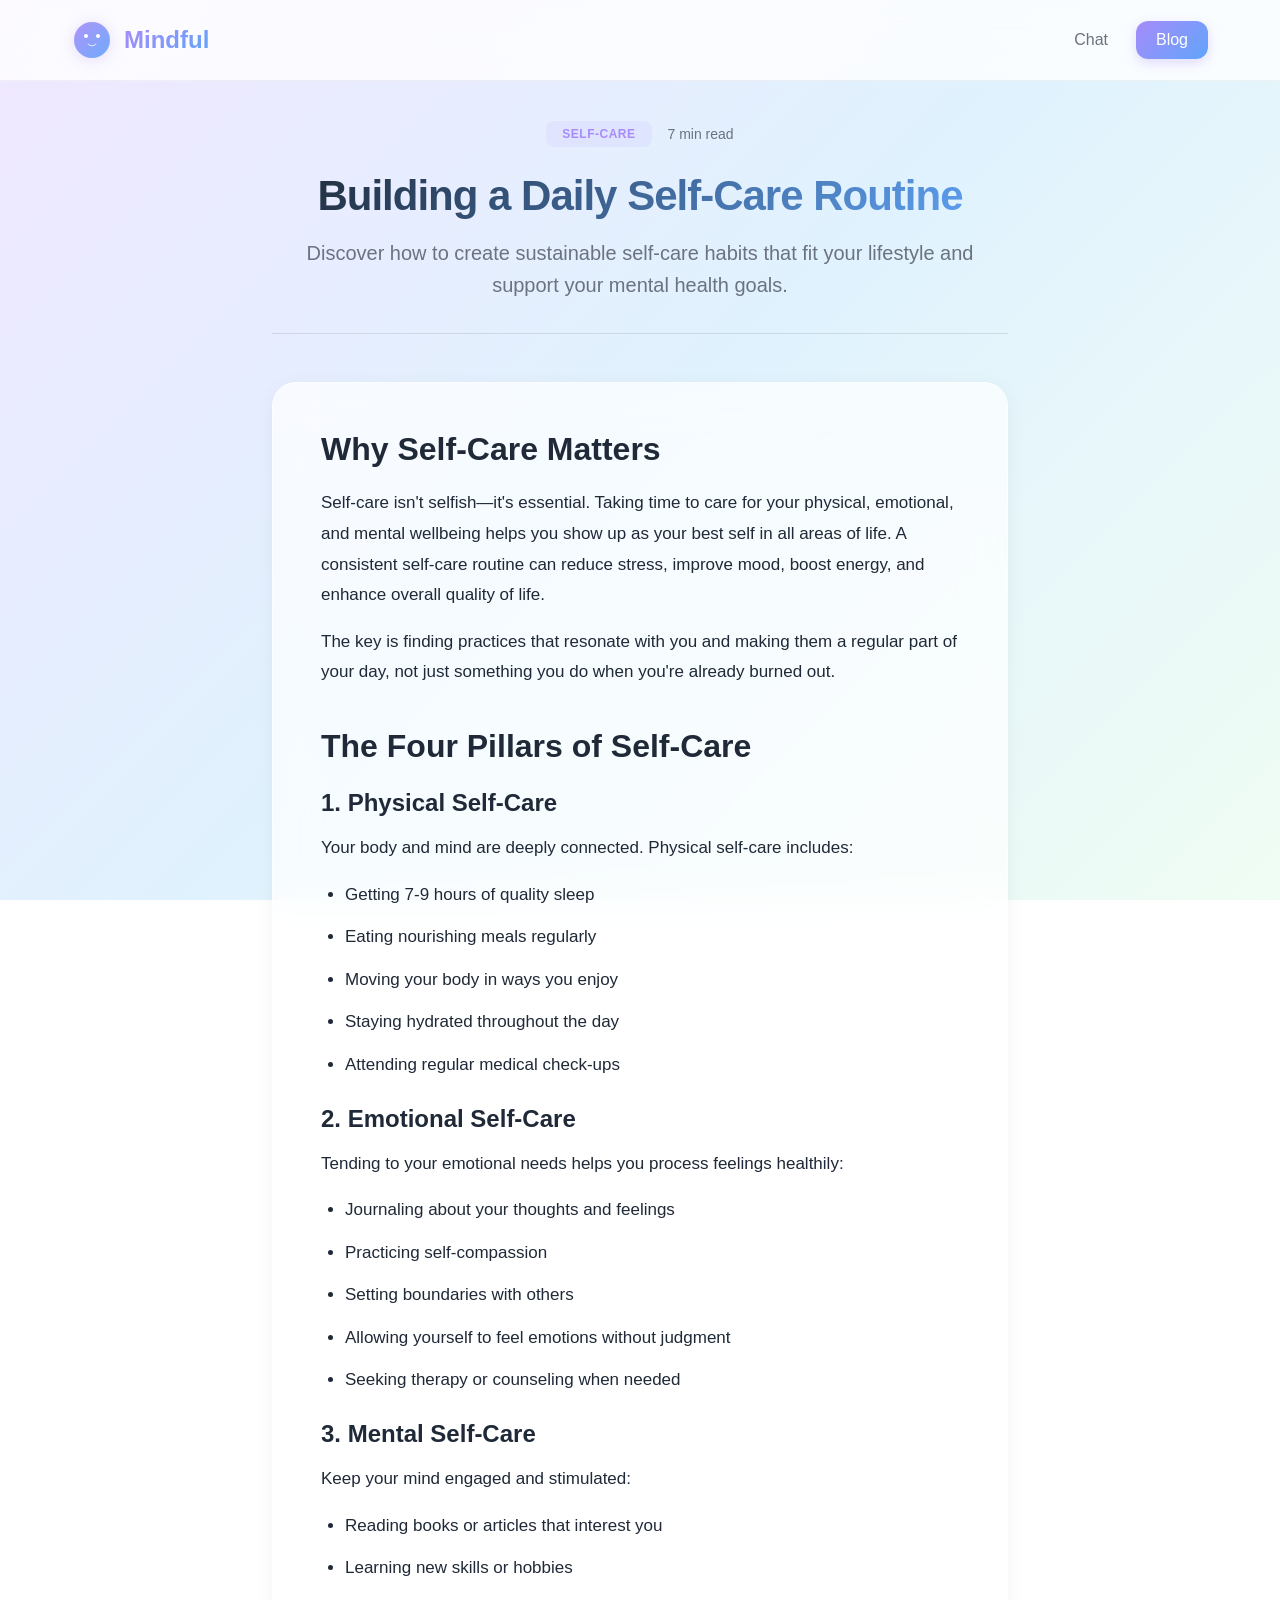
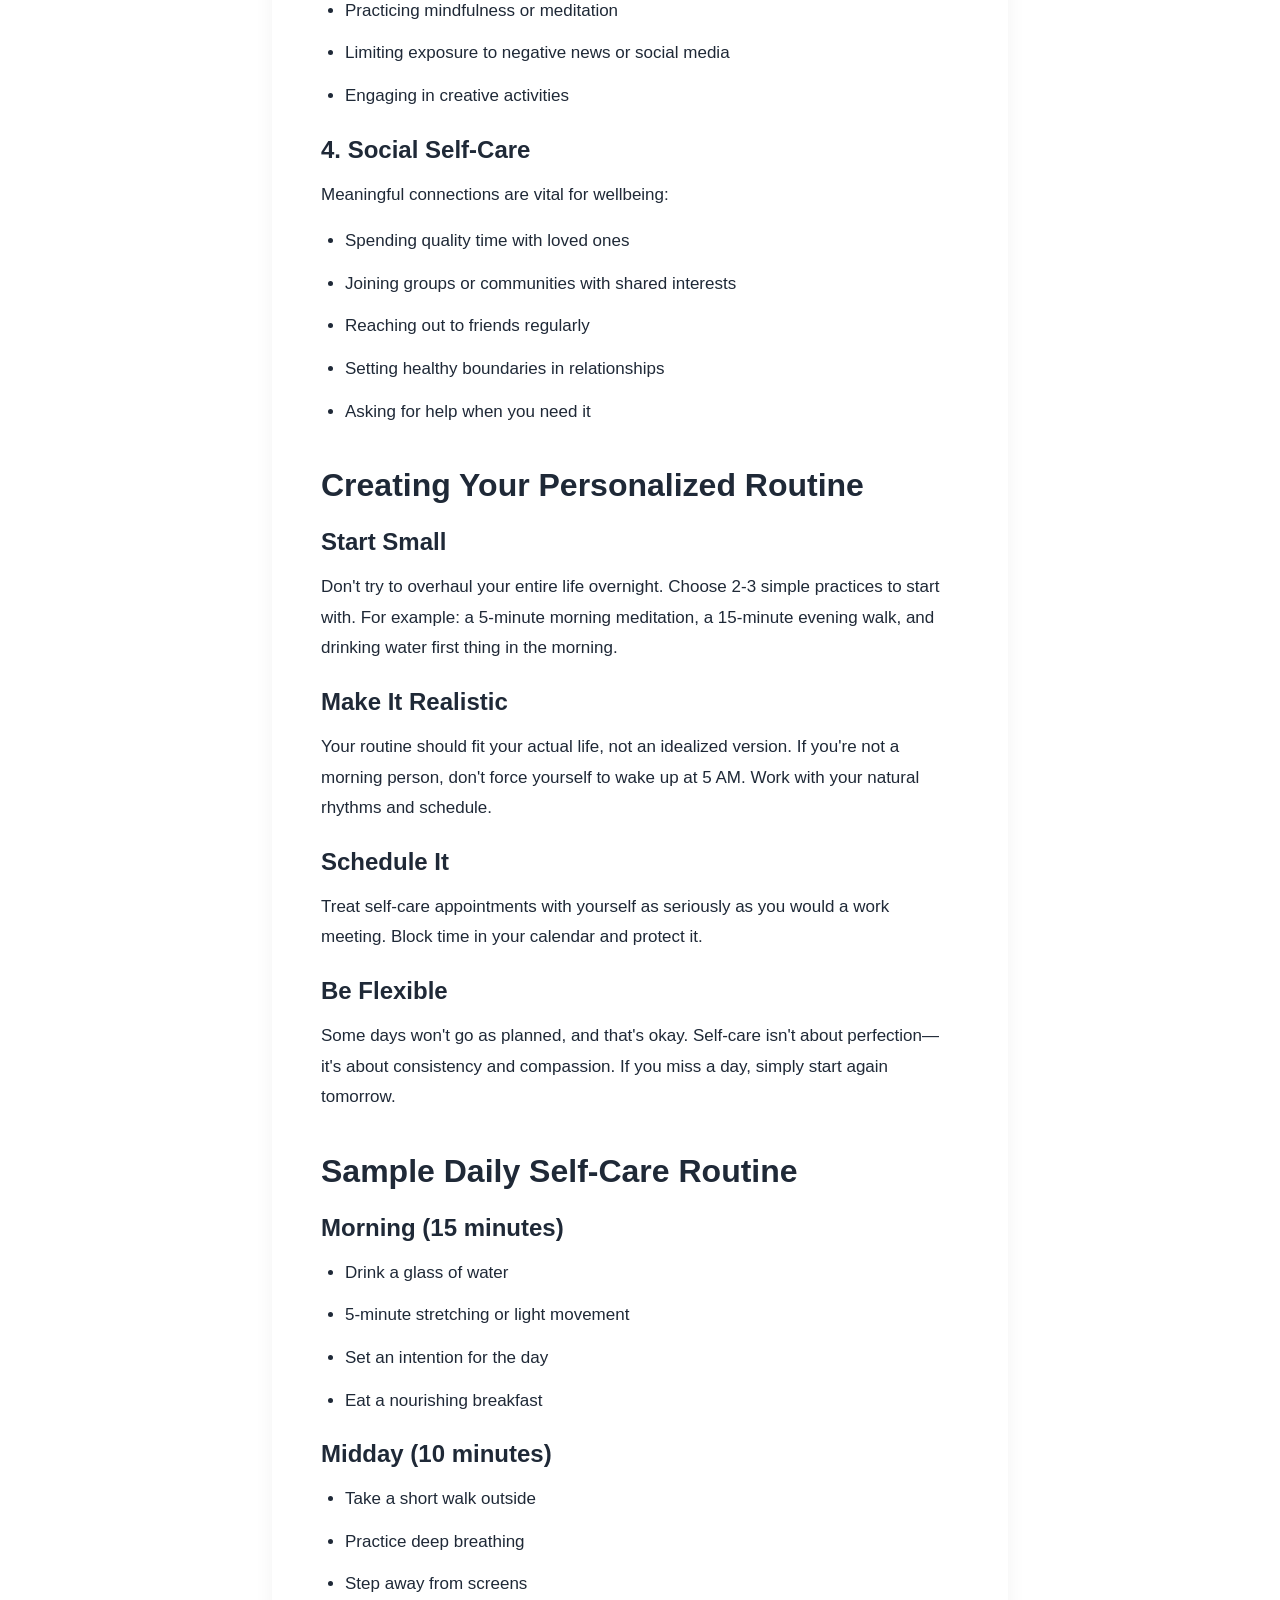
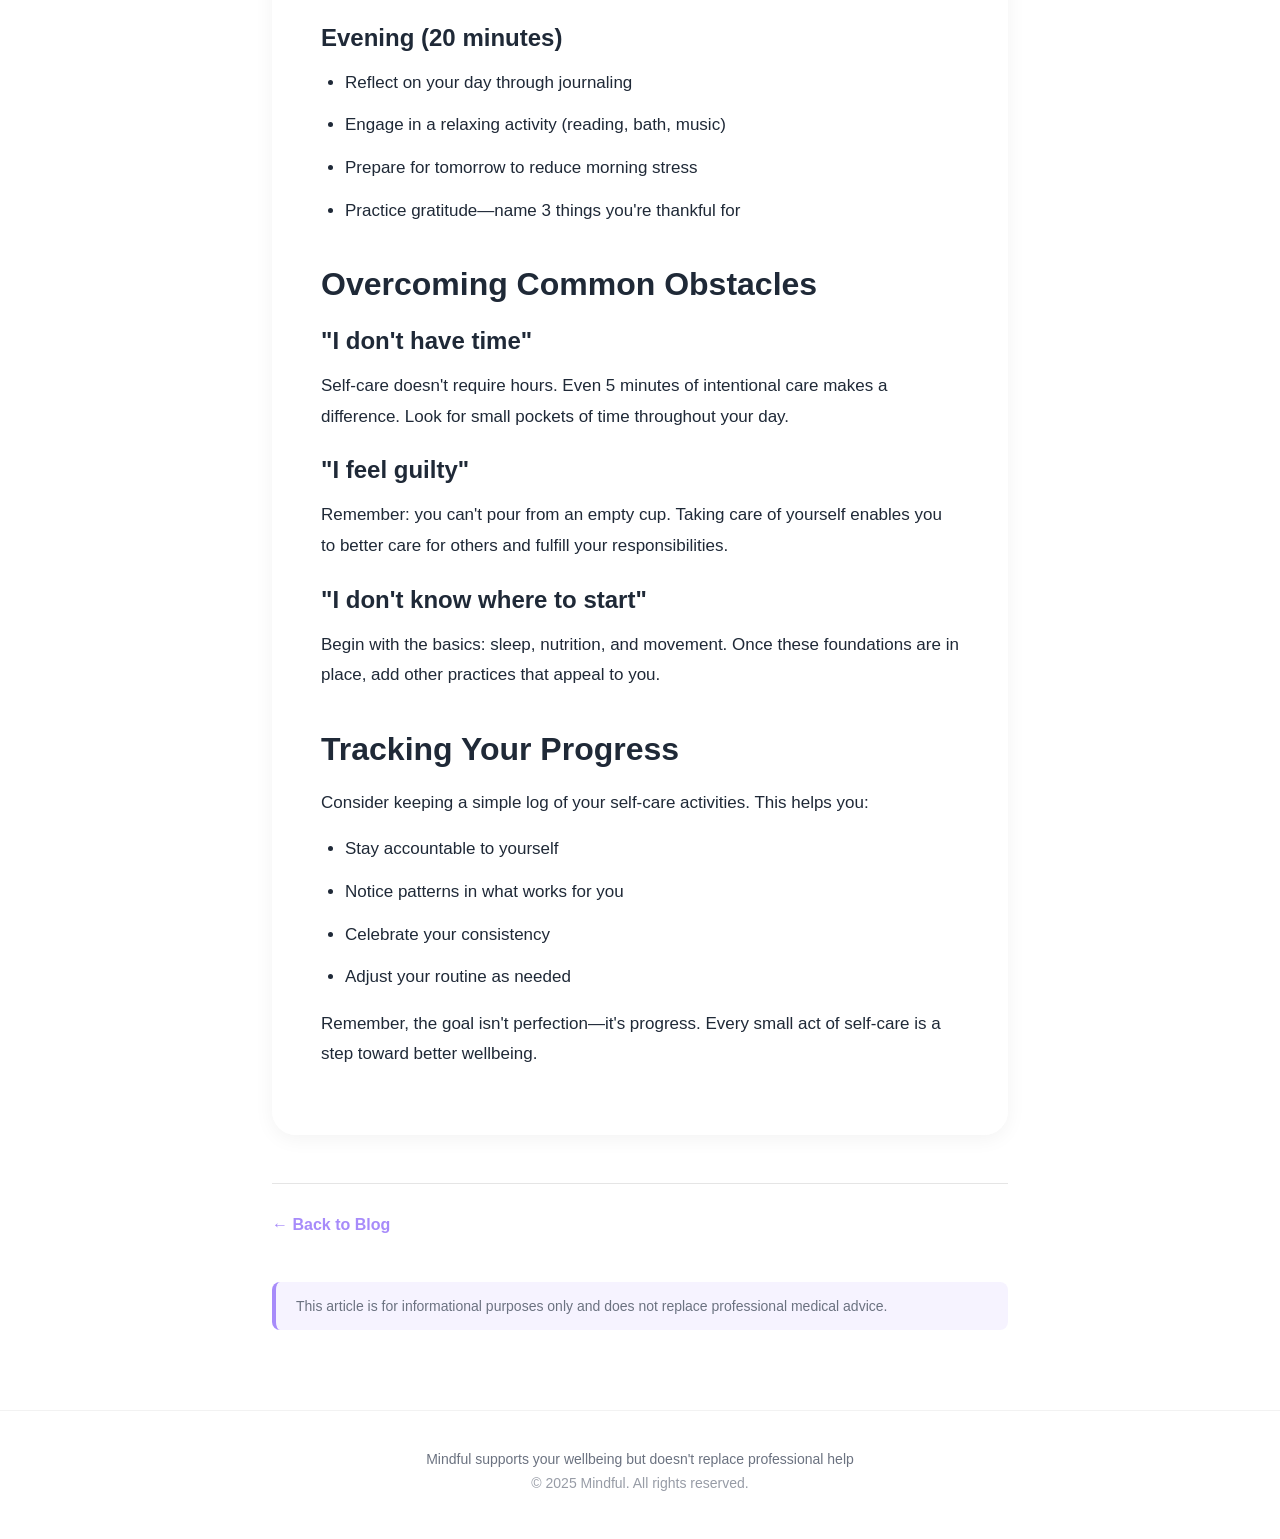
<file: chatbot-ui/article-selfcare.html>
<!DOCTYPE html>
<html lang="en">

<head>
    <meta charset="UTF-8">
    <meta name="viewport" content="width=device-width, initial-scale=1.0">
    <title>Building a Daily Self-Care Routine - Mindful</title>
    <meta name="description"
        content="Discover how to create sustainable self-care habits that fit your lifestyle and support your mental health goals.">
    <link rel="stylesheet" href="blog-style.css">
    <link rel="icon" href="data:image/svg+xml,
    <svg xmlns='http://www.w3.org/2000/svg' viewBox='0 0 100 100'>
    <circle cx='50' cy='50' r='45' fill='%2300a6ff'/>
    <circle cx='35' cy='40' r='8' fill='white'/>
    <circle cx='65' cy='40' r='8' fill='white'/>
    <path d='M30 60 Q50 80 70 60' stroke='white' stroke-width='6' fill='none'/>
    </svg>">
</head>

<body>
    <!-- Navigation -->
    <nav class="navbar">
        <div class="nav-container">
            <div class="nav-brand">
                <svg class="brand-icon" viewBox="0 0 100 100" xmlns="http://www.w3.org/2000/svg">
                    <circle cx="50" cy="50" r="45" fill="url(#navGradient)" opacity="0.9" />
                    <defs>
                        <linearGradient id="navGradient" x1="0%" y1="0%" x2="100%" y2="100%">
                            <stop offset="0%" style="stop-color:#a78bfa;stop-opacity:1" />
                            <stop offset="100%" style="stop-color:#60a5fa;stop-opacity:1" />
                        </linearGradient>
                    </defs>
                    <circle cx="35" cy="40" r="5" fill="#fff" />
                    <circle cx="65" cy="40" r="5" fill="#fff" />
                    <path d="M 40 60 Q 50 70 60 60" stroke="#fff" stroke-width="2" fill="none" stroke-linecap="round" />
                </svg>
                <span class="brand-text">Mindful</span>
            </div>
            <div class="nav-links">
                <a href="index.html" class="nav-link">Chat</a>
                <a href="blog.html" class="nav-link active">Blog</a>
            </div>
        </div>
    </nav>

    <!-- Article Content -->
    <article class="article-container">
        <header class="article-header">
            <div class="article-meta">
                <span class="article-category">Self-Care</span>
                <span class="article-date">7 min read</span>
            </div>
            <h1 class="article-title">Building a Daily Self-Care Routine</h1>
            <p class="article-subtitle">Discover how to create sustainable self-care habits that fit your lifestyle and
                support your mental health goals.</p>
        </header>

        <div class="article-content">
            <section>
                <h2>Why Self-Care Matters</h2>
                <p>Self-care isn't selfish—it's essential. Taking time to care for your physical, emotional, and mental
                    wellbeing helps you show up as your best self in all areas of life. A consistent self-care routine
                    can reduce stress, improve mood, boost energy, and enhance overall quality of life.</p>
                <p>The key is finding practices that resonate with you and making them a regular part of your day, not
                    just something you do when you're already burned out.</p>
            </section>

            <section>
                <h2>The Four Pillars of Self-Care</h2>

                <h3>1. Physical Self-Care</h3>
                <p>Your body and mind are deeply connected. Physical self-care includes:</p>
                <ul>
                    <li>Getting 7-9 hours of quality sleep</li>
                    <li>Eating nourishing meals regularly</li>
                    <li>Moving your body in ways you enjoy</li>
                    <li>Staying hydrated throughout the day</li>
                    <li>Attending regular medical check-ups</li>
                </ul>

                <h3>2. Emotional Self-Care</h3>
                <p>Tending to your emotional needs helps you process feelings healthily:</p>
                <ul>
                    <li>Journaling about your thoughts and feelings</li>
                    <li>Practicing self-compassion</li>
                    <li>Setting boundaries with others</li>
                    <li>Allowing yourself to feel emotions without judgment</li>
                    <li>Seeking therapy or counseling when needed</li>
                </ul>

                <h3>3. Mental Self-Care</h3>
                <p>Keep your mind engaged and stimulated:</p>
                <ul>
                    <li>Reading books or articles that interest you</li>
                    <li>Learning new skills or hobbies</li>
                    <li>Practicing mindfulness or meditation</li>
                    <li>Limiting exposure to negative news or social media</li>
                    <li>Engaging in creative activities</li>
                </ul>

                <h3>4. Social Self-Care</h3>
                <p>Meaningful connections are vital for wellbeing:</p>
                <ul>
                    <li>Spending quality time with loved ones</li>
                    <li>Joining groups or communities with shared interests</li>
                    <li>Reaching out to friends regularly</li>
                    <li>Setting healthy boundaries in relationships</li>
                    <li>Asking for help when you need it</li>
                </ul>
            </section>

            <section>
                <h2>Creating Your Personalized Routine</h2>

                <h3>Start Small</h3>
                <p>Don't try to overhaul your entire life overnight. Choose 2-3 simple practices to start with. For
                    example: a 5-minute morning meditation, a 15-minute evening walk, and drinking water first thing in
                    the morning.</p>

                <h3>Make It Realistic</h3>
                <p>Your routine should fit your actual life, not an idealized version. If you're not a morning person,
                    don't force yourself to wake up at 5 AM. Work with your natural rhythms and schedule.</p>

                <h3>Schedule It</h3>
                <p>Treat self-care appointments with yourself as seriously as you would a work meeting. Block time in
                    your calendar and protect it.</p>

                <h3>Be Flexible</h3>
                <p>Some days won't go as planned, and that's okay. Self-care isn't about perfection—it's about
                    consistency and compassion. If you miss a day, simply start again tomorrow.</p>
            </section>

            <section>
                <h2>Sample Daily Self-Care Routine</h2>

                <h3>Morning (15 minutes)</h3>
                <ul>
                    <li>Drink a glass of water</li>
                    <li>5-minute stretching or light movement</li>
                    <li>Set an intention for the day</li>
                    <li>Eat a nourishing breakfast</li>
                </ul>

                <h3>Midday (10 minutes)</h3>
                <ul>
                    <li>Take a short walk outside</li>
                    <li>Practice deep breathing</li>
                    <li>Step away from screens</li>
                </ul>

                <h3>Evening (20 minutes)</h3>
                <ul>
                    <li>Reflect on your day through journaling</li>
                    <li>Engage in a relaxing activity (reading, bath, music)</li>
                    <li>Prepare for tomorrow to reduce morning stress</li>
                    <li>Practice gratitude—name 3 things you're thankful for</li>
                </ul>
            </section>

            <section>
                <h2>Overcoming Common Obstacles</h2>

                <h3>"I don't have time"</h3>
                <p>Self-care doesn't require hours. Even 5 minutes of intentional care makes a difference. Look for
                    small pockets of time throughout your day.</p>

                <h3>"I feel guilty"</h3>
                <p>Remember: you can't pour from an empty cup. Taking care of yourself enables you to better care for
                    others and fulfill your responsibilities.</p>

                <h3>"I don't know where to start"</h3>
                <p>Begin with the basics: sleep, nutrition, and movement. Once these foundations are in place, add other
                    practices that appeal to you.</p>
            </section>

            <section>
                <h2>Tracking Your Progress</h2>
                <p>Consider keeping a simple log of your self-care activities. This helps you:</p>
                <ul>
                    <li>Stay accountable to yourself</li>
                    <li>Notice patterns in what works for you</li>
                    <li>Celebrate your consistency</li>
                    <li>Adjust your routine as needed</li>
                </ul>
                <p>Remember, the goal isn't perfection—it's progress. Every small act of self-care is a step toward
                    better wellbeing.</p>
            </section>
        </div>

        <div class="article-footer">
            <a href="blog.html" class="back-link">← Back to Blog</a>
            <div class="article-disclaimer">
                <p>This article is for informational purposes only and does not replace professional medical advice.</p>
            </div>
        </div>
    </article>

    <!-- Footer -->
    <footer class="footer">
        <div class="footer-content">
            <p>Mindful supports your wellbeing but doesn't replace professional help</p>
            <p class="footer-copyright">© 2025 Mindful. All rights reserved.</p>
        </div>
    </footer>

</body>

</html>
</file>
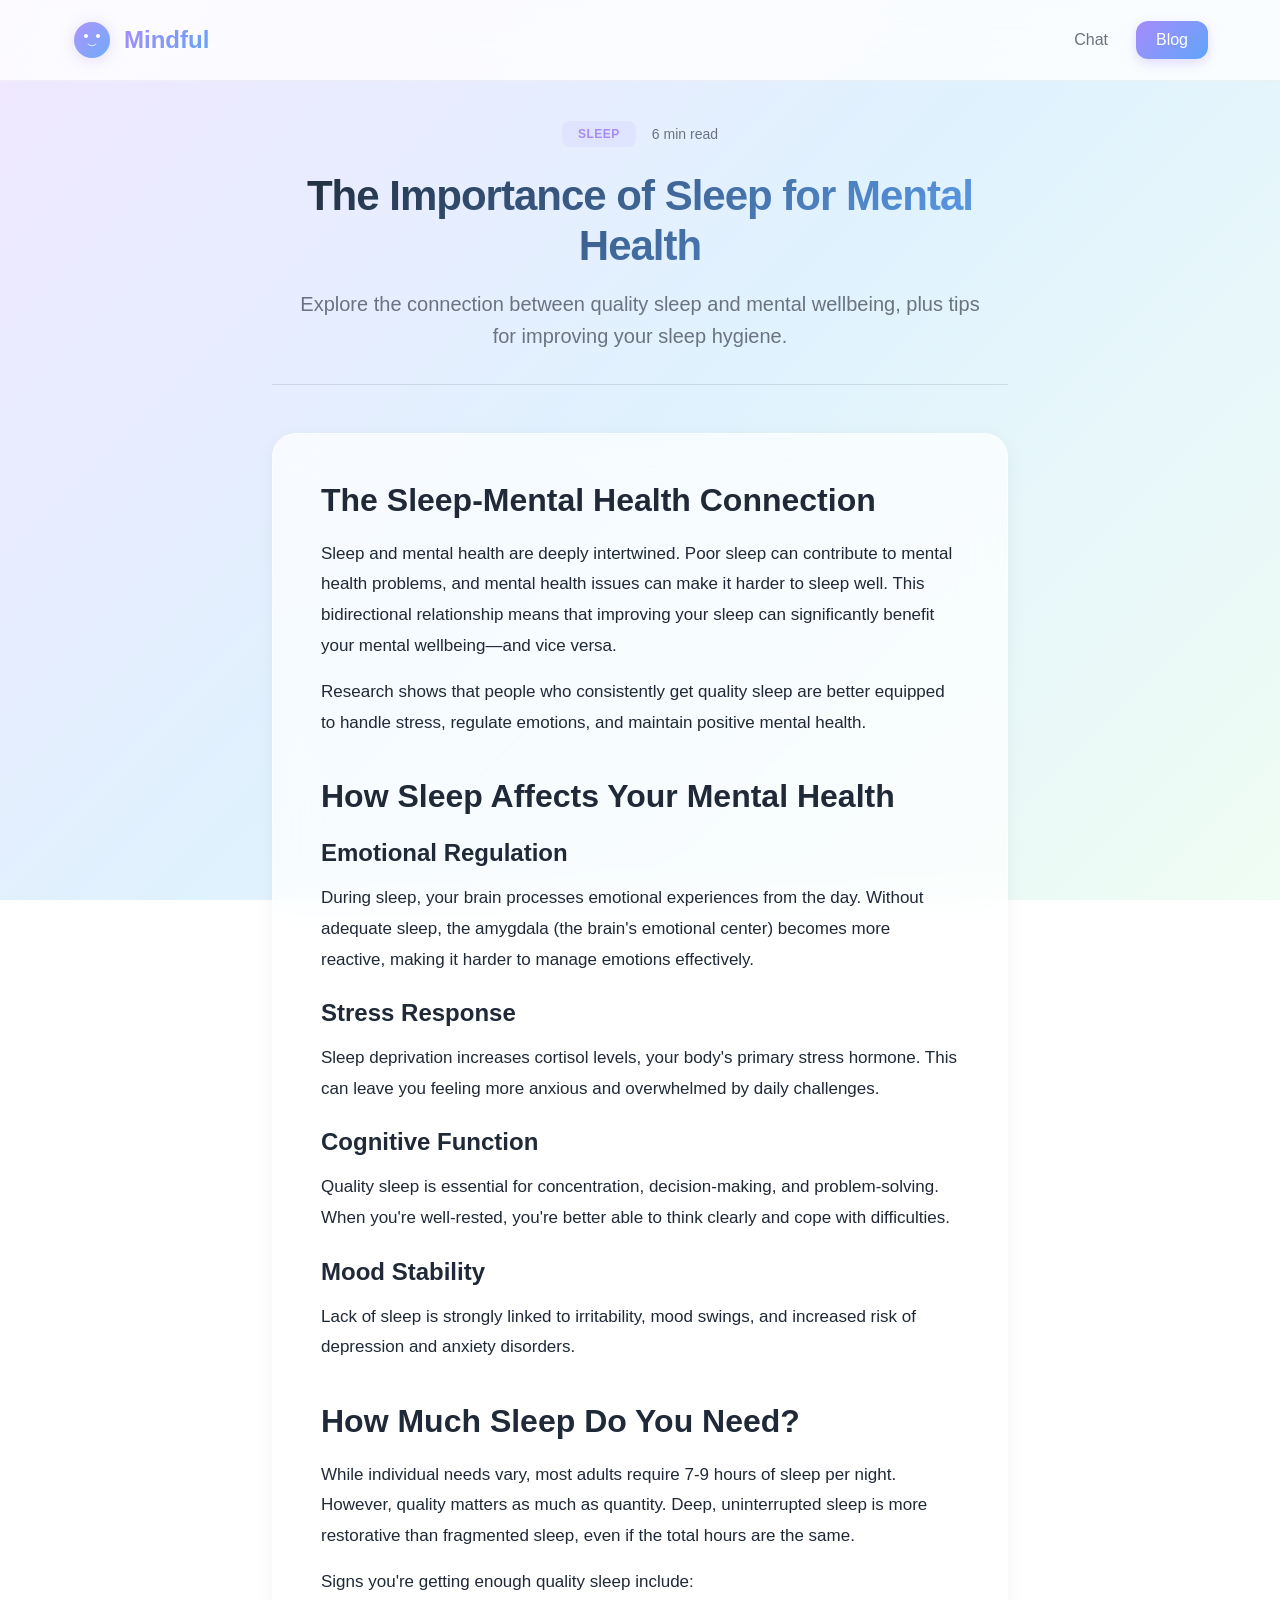
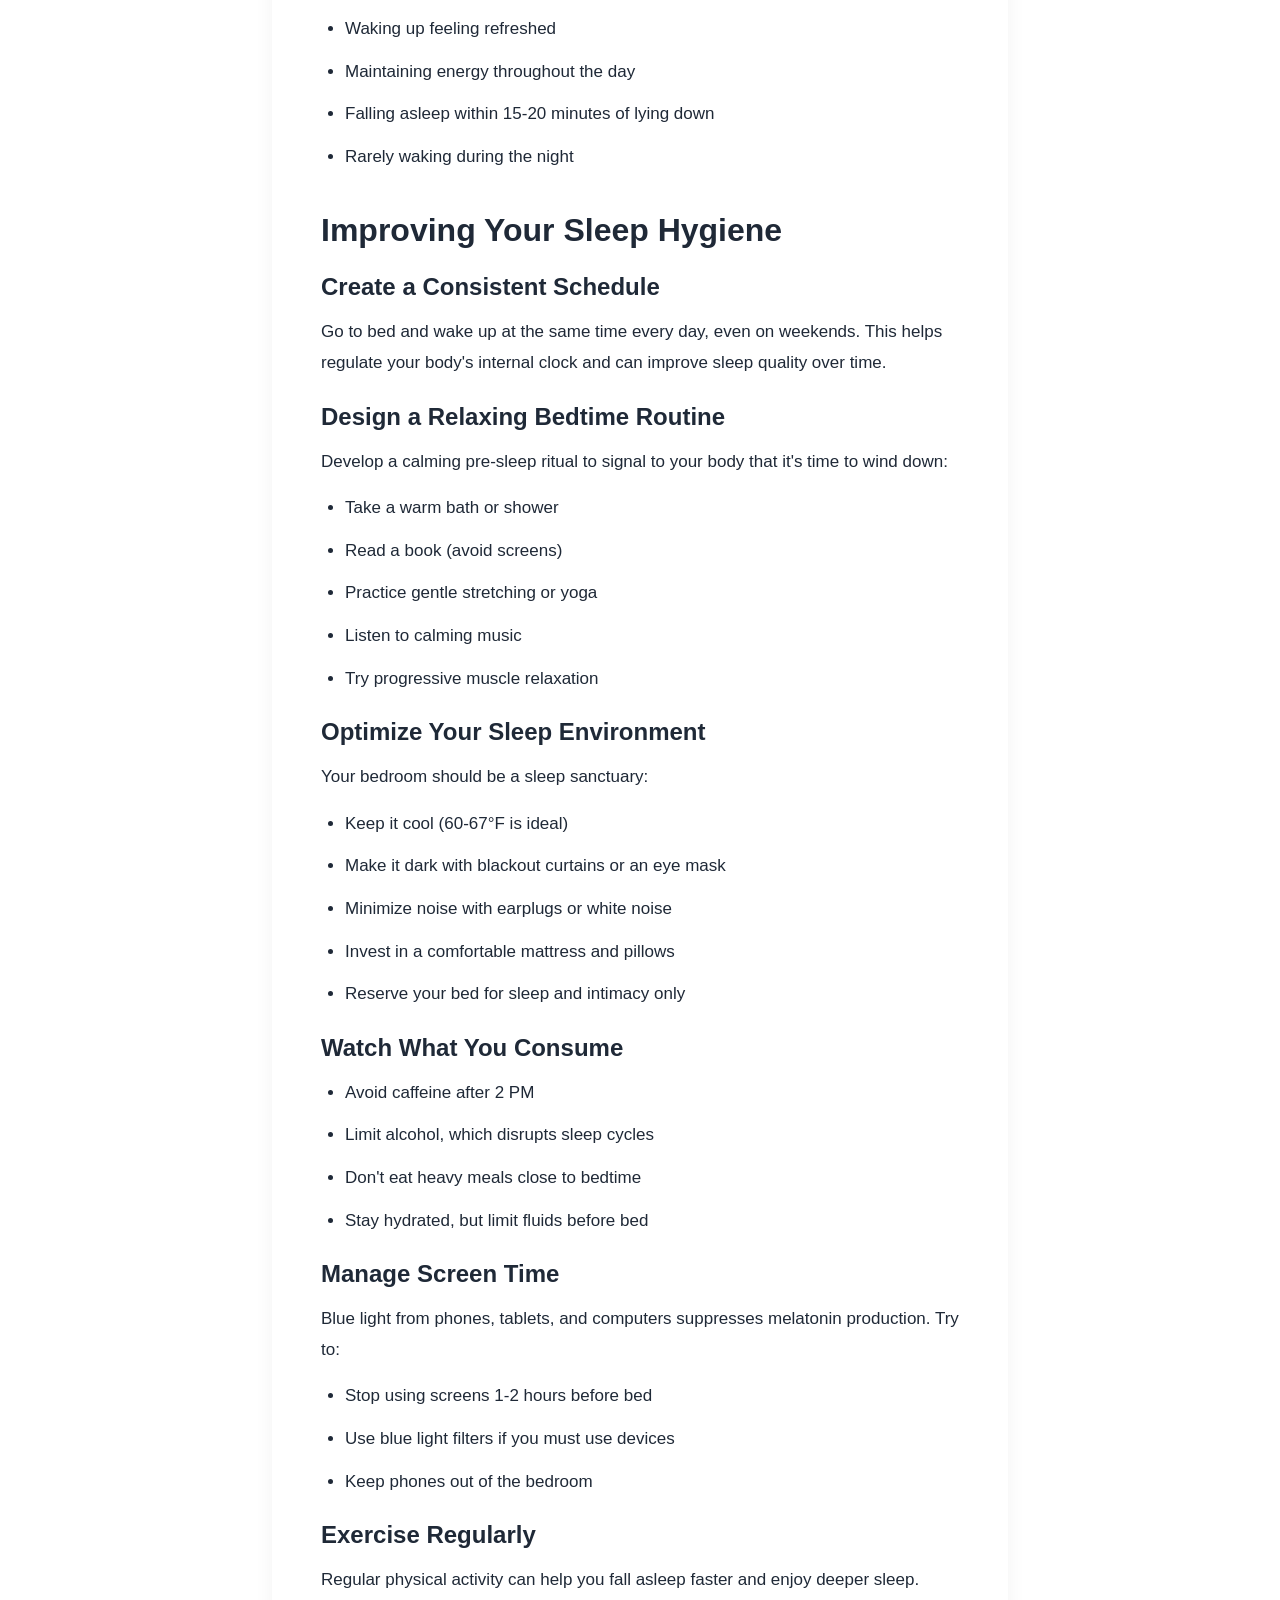
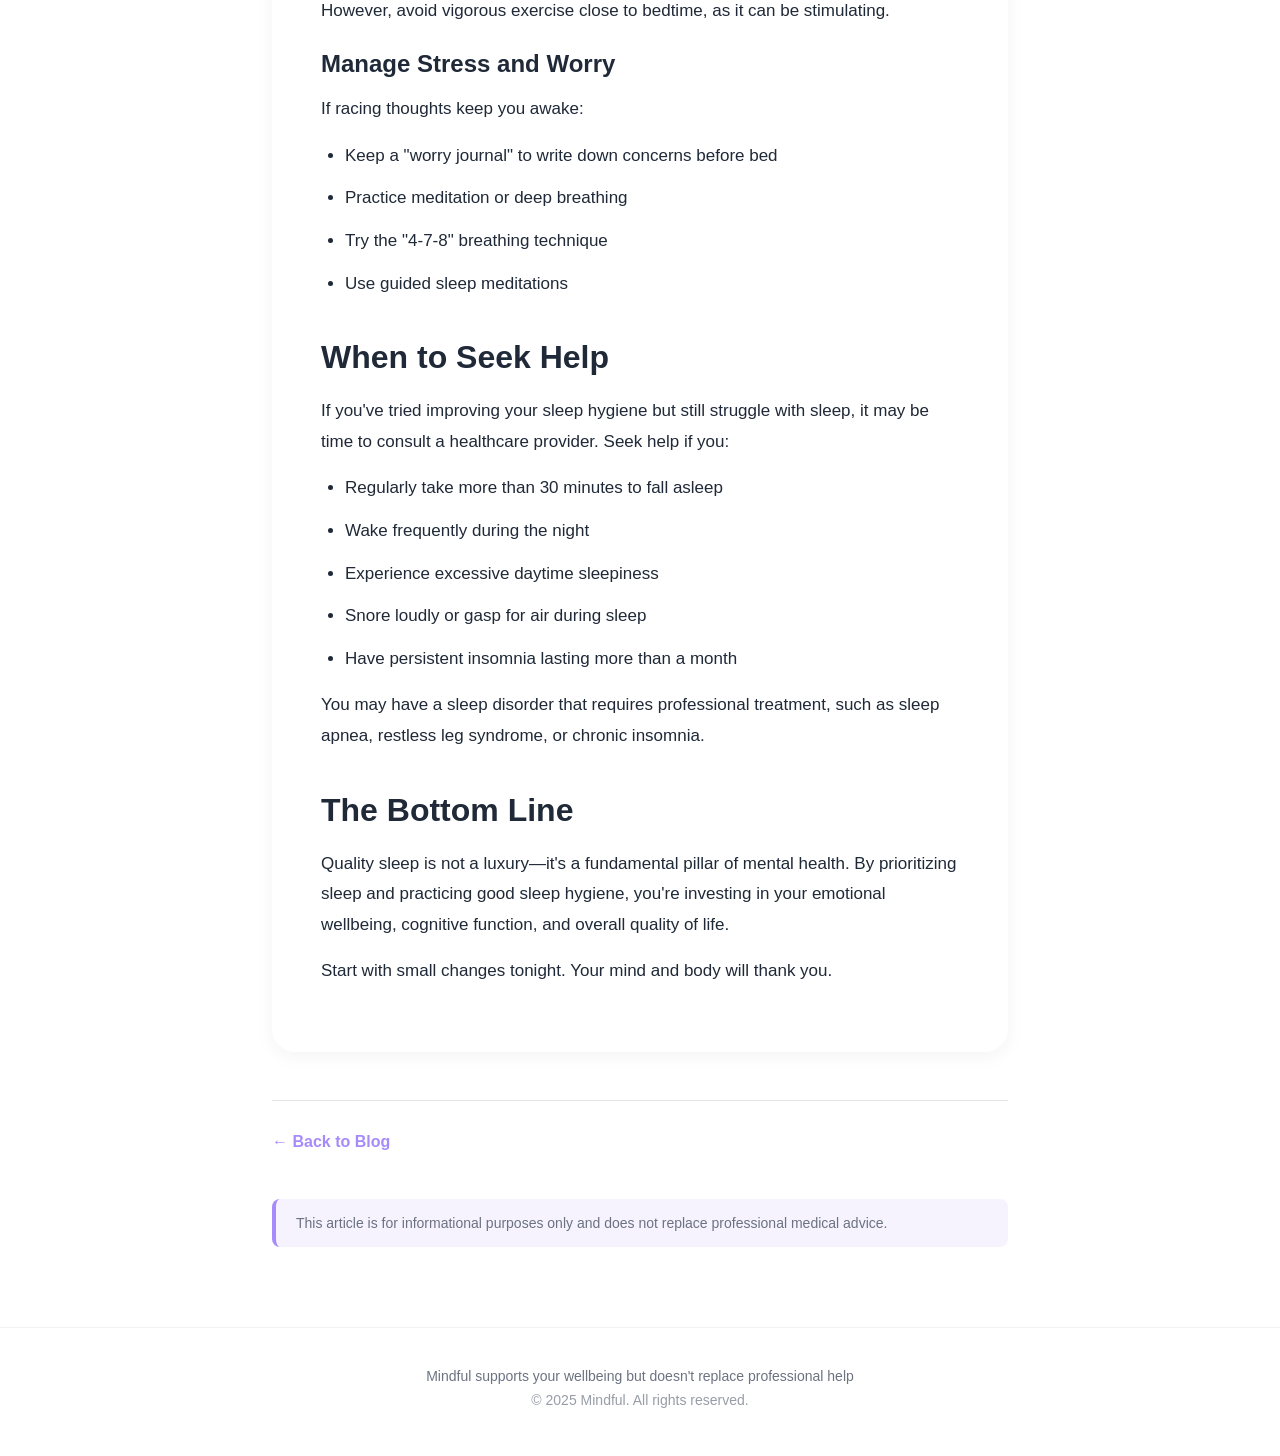
<file: chatbot-ui/article-sleep.html>
<!DOCTYPE html>
<html lang="en">

<head>
    <meta charset="UTF-8">
    <meta name="viewport" content="width=device-width, initial-scale=1.0">
    <title>The Importance of Sleep for Mental Health - Mindful</title>
    <meta name="description"
        content="Explore the connection between quality sleep and mental wellbeing, plus tips for improving your sleep hygiene.">
    <link rel="stylesheet" href="blog-style.css">
    <link rel="icon" href="data:image/svg+xml,
    <svg xmlns='http://www.w3.org/2000/svg' viewBox='0 0 100 100'>
    <circle cx='50' cy='50' r='45' fill='%2300a6ff'/>
    <circle cx='35' cy='40' r='8' fill='white'/>
    <circle cx='65' cy='40' r='8' fill='white'/>
    <path d='M30 60 Q50 80 70 60' stroke='white' stroke-width='6' fill='none'/>
    </svg>">
</head>

<body>
    <!-- Navigation -->
    <nav class="navbar">
        <div class="nav-container">
            <div class="nav-brand">
                <svg class="brand-icon" viewBox="0 0 100 100" xmlns="http://www.w3.org/2000/svg">
                    <circle cx="50" cy="50" r="45" fill="url(#navGradient)" opacity="0.9" />
                    <defs>
                        <linearGradient id="navGradient" x1="0%" y1="0%" x2="100%" y2="100%">
                            <stop offset="0%" style="stop-color:#a78bfa;stop-opacity:1" />
                            <stop offset="100%" style="stop-color:#60a5fa;stop-opacity:1" />
                        </linearGradient>
                    </defs>
                    <circle cx="35" cy="40" r="5" fill="#fff" />
                    <circle cx="65" cy="40" r="5" fill="#fff" />
                    <path d="M 40 60 Q 50 70 60 60" stroke="#fff" stroke-width="2" fill="none" stroke-linecap="round" />
                </svg>
                <span class="brand-text">Mindful</span>
            </div>
            <div class="nav-links">
                <a href="index.html" class="nav-link">Chat</a>
                <a href="blog.html" class="nav-link active">Blog</a>
            </div>
        </div>
    </nav>

    <!-- Article Content -->
    <article class="article-container">
        <header class="article-header">
            <div class="article-meta">
                <span class="article-category">Sleep</span>
                <span class="article-date">6 min read</span>
            </div>
            <h1 class="article-title">The Importance of Sleep for Mental Health</h1>
            <p class="article-subtitle">Explore the connection between quality sleep and mental wellbeing, plus tips for
                improving your sleep hygiene.</p>
        </header>

        <div class="article-content">
            <section>
                <h2>The Sleep-Mental Health Connection</h2>
                <p>Sleep and mental health are deeply intertwined. Poor sleep can contribute to mental health problems,
                    and mental health issues can make it harder to sleep well. This bidirectional relationship means
                    that improving your sleep can significantly benefit your mental wellbeing—and vice versa.</p>
                <p>Research shows that people who consistently get quality sleep are better equipped to handle stress,
                    regulate emotions, and maintain positive mental health.</p>
            </section>

            <section>
                <h2>How Sleep Affects Your Mental Health</h2>

                <h3>Emotional Regulation</h3>
                <p>During sleep, your brain processes emotional experiences from the day. Without adequate sleep, the
                    amygdala (the brain's emotional center) becomes more reactive, making it harder to manage emotions
                    effectively.</p>

                <h3>Stress Response</h3>
                <p>Sleep deprivation increases cortisol levels, your body's primary stress hormone. This can leave you
                    feeling more anxious and overwhelmed by daily challenges.</p>

                <h3>Cognitive Function</h3>
                <p>Quality sleep is essential for concentration, decision-making, and problem-solving. When you're
                    well-rested, you're better able to think clearly and cope with difficulties.</p>

                <h3>Mood Stability</h3>
                <p>Lack of sleep is strongly linked to irritability, mood swings, and increased risk of depression and
                    anxiety disorders.</p>
            </section>

            <section>
                <h2>How Much Sleep Do You Need?</h2>
                <p>While individual needs vary, most adults require 7-9 hours of sleep per night. However, quality
                    matters as much as quantity. Deep, uninterrupted sleep is more restorative than fragmented sleep,
                    even if the total hours are the same.</p>
                <p>Signs you're getting enough quality sleep include:</p>
                <ul>
                    <li>Waking up feeling refreshed</li>
                    <li>Maintaining energy throughout the day</li>
                    <li>Falling asleep within 15-20 minutes of lying down</li>
                    <li>Rarely waking during the night</li>
                </ul>
            </section>

            <section>
                <h2>Improving Your Sleep Hygiene</h2>

                <h3>Create a Consistent Schedule</h3>
                <p>Go to bed and wake up at the same time every day, even on weekends. This helps regulate your body's
                    internal clock and can improve sleep quality over time.</p>

                <h3>Design a Relaxing Bedtime Routine</h3>
                <p>Develop a calming pre-sleep ritual to signal to your body that it's time to wind down:</p>
                <ul>
                    <li>Take a warm bath or shower</li>
                    <li>Read a book (avoid screens)</li>
                    <li>Practice gentle stretching or yoga</li>
                    <li>Listen to calming music</li>
                    <li>Try progressive muscle relaxation</li>
                </ul>

                <h3>Optimize Your Sleep Environment</h3>
                <p>Your bedroom should be a sleep sanctuary:</p>
                <ul>
                    <li>Keep it cool (60-67°F is ideal)</li>
                    <li>Make it dark with blackout curtains or an eye mask</li>
                    <li>Minimize noise with earplugs or white noise</li>
                    <li>Invest in a comfortable mattress and pillows</li>
                    <li>Reserve your bed for sleep and intimacy only</li>
                </ul>

                <h3>Watch What You Consume</h3>
                <ul>
                    <li>Avoid caffeine after 2 PM</li>
                    <li>Limit alcohol, which disrupts sleep cycles</li>
                    <li>Don't eat heavy meals close to bedtime</li>
                    <li>Stay hydrated, but limit fluids before bed</li>
                </ul>

                <h3>Manage Screen Time</h3>
                <p>Blue light from phones, tablets, and computers suppresses melatonin production. Try to:</p>
                <ul>
                    <li>Stop using screens 1-2 hours before bed</li>
                    <li>Use blue light filters if you must use devices</li>
                    <li>Keep phones out of the bedroom</li>
                </ul>

                <h3>Exercise Regularly</h3>
                <p>Regular physical activity can help you fall asleep faster and enjoy deeper sleep. However, avoid
                    vigorous exercise close to bedtime, as it can be stimulating.</p>

                <h3>Manage Stress and Worry</h3>
                <p>If racing thoughts keep you awake:</p>
                <ul>
                    <li>Keep a "worry journal" to write down concerns before bed</li>
                    <li>Practice meditation or deep breathing</li>
                    <li>Try the "4-7-8" breathing technique</li>
                    <li>Use guided sleep meditations</li>
                </ul>
            </section>

            <section>
                <h2>When to Seek Help</h2>
                <p>If you've tried improving your sleep hygiene but still struggle with sleep, it may be time to consult
                    a healthcare provider. Seek help if you:</p>
                <ul>
                    <li>Regularly take more than 30 minutes to fall asleep</li>
                    <li>Wake frequently during the night</li>
                    <li>Experience excessive daytime sleepiness</li>
                    <li>Snore loudly or gasp for air during sleep</li>
                    <li>Have persistent insomnia lasting more than a month</li>
                </ul>
                <p>You may have a sleep disorder that requires professional treatment, such as sleep apnea, restless leg
                    syndrome, or chronic insomnia.</p>
            </section>

            <section>
                <h2>The Bottom Line</h2>
                <p>Quality sleep is not a luxury—it's a fundamental pillar of mental health. By prioritizing sleep and
                    practicing good sleep hygiene, you're investing in your emotional wellbeing, cognitive function, and
                    overall quality of life.</p>
                <p>Start with small changes tonight. Your mind and body will thank you.</p>
            </section>
        </div>

        <div class="article-footer">
            <a href="blog.html" class="back-link">← Back to Blog</a>
            <div class="article-disclaimer">
                <p>This article is for informational purposes only and does not replace professional medical advice.</p>
            </div>
        </div>
    </article>

    <!-- Footer -->
    <footer class="footer">
        <div class="footer-content">
            <p>Mindful supports your wellbeing but doesn't replace professional help</p>
            <p class="footer-copyright">© 2025 Mindful. All rights reserved.</p>
        </div>
    </footer>

</body>

</html>
</file>
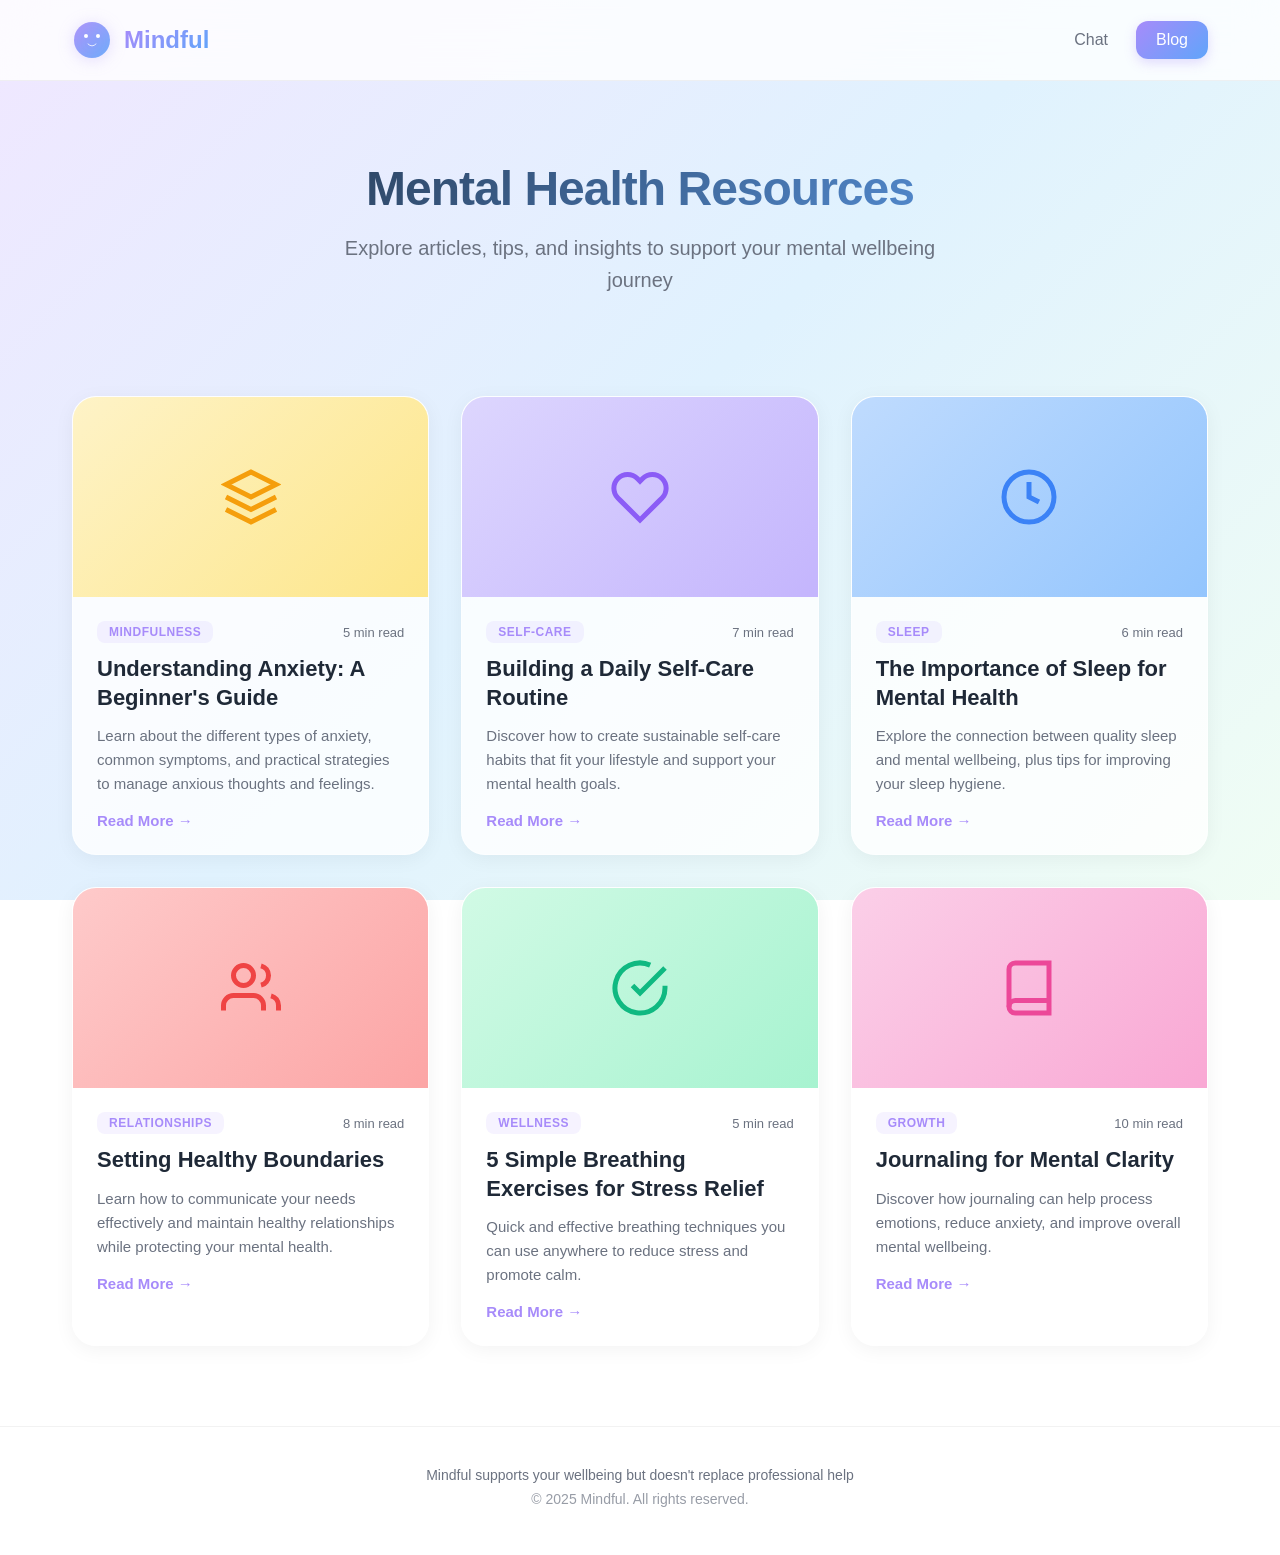
<file: chatbot-ui/blog.html>
<!DOCTYPE html>
<html lang="en">

<head>
    <meta charset="UTF-8">
    <meta name="viewport" content="width=device-width, initial-scale=1.0">
    <title>Mental Health Blog - Mindful</title>
    <meta name="description"
        content="Explore helpful articles and resources about mental health, wellness, and self-care.">
    <link rel="stylesheet" href="blog-style.css">
    <link rel="icon" href="data:image/svg+xml,
    <svg xmlns='http://www.w3.org/2000/svg' viewBox='0 0 100 100'>
    <circle cx='50' cy='50' r='45' fill='%2300a6ff'/>
    <circle cx='35' cy='40' r='8' fill='white'/>
    <circle cx='65' cy='40' r='8' fill='white'/>
    <path d='M30 60 Q50 80 70 60' stroke='white' stroke-width='6' fill='none'/>
    </svg>">
</head>

<body>
    <!-- Navigation -->
    <nav class="navbar">
        <div class="nav-container">
            <div class="nav-brand">
                <svg class="brand-icon" viewBox="0 0 100 100" xmlns="http://www.w3.org/2000/svg">
                    <circle cx="50" cy="50" r="45" fill="url(#navGradient)" opacity="0.9" />
                    <defs>
                        <linearGradient id="navGradient" x1="0%" y1="0%" x2="100%" y2="100%">
                            <stop offset="0%" style="stop-color:#a78bfa;stop-opacity:1" />
                            <stop offset="100%" style="stop-color:#60a5fa;stop-opacity:1" />
                        </linearGradient>
                    </defs>
                    <circle cx="35" cy="40" r="5" fill="#fff" />
                    <circle cx="65" cy="40" r="5" fill="#fff" />
                    <path d="M 40 60 Q 50 70 60 60" stroke="#fff" stroke-width="2" fill="none" stroke-linecap="round" />
                </svg>
                <span class="brand-text">Mindful</span>
            </div>
            <div class="nav-links">
                <a href="index.html" class="nav-link">Chat</a>
                <a href="blog.html" class="nav-link active">Blog</a>
            </div>
        </div>
    </nav>

    <!-- Hero Section -->
    <section class="hero">
        <div class="hero-content">
            <h1 class="hero-title">Mental Health Resources</h1>
            <p class="hero-subtitle">Explore articles, tips, and insights to support your mental wellbeing journey</p>
        </div>
    </section>

    <!-- Blog Grid -->
    <main class="blog-container">
        <div class="blog-grid">
            <!-- Article 1 -->
            <article class="blog-card">
                <div class="card-image">
                    <div class="image-placeholder"
                        style="background: linear-gradient(135deg, #fef3c7 0%, #fde68a 100%);">
                        <svg width="60" height="60" viewBox="0 0 24 24" fill="none" stroke="#f59e0b" stroke-width="2">
                            <path d="M12 2L2 7l10 5 10-5-10-5z"></path>
                            <path d="M2 17l10 5 10-5M2 12l10 5 10-5"></path>
                        </svg>
                    </div>
                </div>
                <div class="card-content">
                    <div class="card-meta">
                        <span class="card-category">Mindfulness</span>
                        <span class="card-date">5 min read</span>
                    </div>
                    <h2 class="card-title">Understanding Anxiety: A Beginner's Guide</h2>
                    <p class="card-excerpt">Learn about the different types of anxiety, common symptoms, and practical
                        strategies to manage anxious thoughts and feelings.</p>
                    <a href="article-anxiety.html" class="card-link">Read More →</a>
                </div>
            </article>

            <!-- Article 2 -->
            <article class="blog-card">
                <div class="card-image">
                    <div class="image-placeholder"
                        style="background: linear-gradient(135deg, #ddd6fe 0%, #c4b5fd 100%);">
                        <svg width="60" height="60" viewBox="0 0 24 24" fill="none" stroke="#8b5cf6" stroke-width="2">
                            <path
                                d="M20.84 4.61a5.5 5.5 0 0 0-7.78 0L12 5.67l-1.06-1.06a5.5 5.5 0 0 0-7.78 7.78l1.06 1.06L12 21.23l7.78-7.78 1.06-1.06a5.5 5.5 0 0 0 0-7.78z">
                            </path>
                        </svg>
                    </div>
                </div>
                <div class="card-content">
                    <div class="card-meta">
                        <span class="card-category">Self-Care</span>
                        <span class="card-date">7 min read</span>
                    </div>
                    <h2 class="card-title">Building a Daily Self-Care Routine</h2>
                    <p class="card-excerpt">Discover how to create sustainable self-care habits that fit your lifestyle
                        and support your mental health goals.</p>
                    <a href="article-selfcare.html" class="card-link">Read More →</a>
                </div>
            </article>

            <!-- Article 3 -->
            <article class="blog-card">
                <div class="card-image">
                    <div class="image-placeholder"
                        style="background: linear-gradient(135deg, #bfdbfe 0%, #93c5fd 100%);">
                        <svg width="60" height="60" viewBox="0 0 24 24" fill="none" stroke="#3b82f6" stroke-width="2">
                            <circle cx="12" cy="12" r="10"></circle>
                            <polyline points="12 6 12 12 16 14"></polyline>
                        </svg>
                    </div>
                </div>
                <div class="card-content">
                    <div class="card-meta">
                        <span class="card-category">Sleep</span>
                        <span class="card-date">6 min read</span>
                    </div>
                    <h2 class="card-title">The Importance of Sleep for Mental Health</h2>
                    <p class="card-excerpt">Explore the connection between quality sleep and mental wellbeing, plus tips
                        for improving your sleep hygiene.</p>
                    <a href="article-sleep.html" class="card-link">Read More →</a>
                </div>
            </article>

            <!-- Article 4 -->
            <article class="blog-card">
                <div class="card-image">
                    <div class="image-placeholder"
                        style="background: linear-gradient(135deg, #fecaca 0%, #fca5a5 100%);">
                        <svg width="60" height="60" viewBox="0 0 24 24" fill="none" stroke="#ef4444" stroke-width="2">
                            <path d="M17 21v-2a4 4 0 0 0-4-4H5a4 4 0 0 0-4 4v2"></path>
                            <circle cx="9" cy="7" r="4"></circle>
                            <path d="M23 21v-2a4 4 0 0 0-3-3.87"></path>
                            <path d="M16 3.13a4 4 0 0 1 0 7.75"></path>
                        </svg>
                    </div>
                </div>
                <div class="card-content">
                    <div class="card-meta">
                        <span class="card-category">Relationships</span>
                        <span class="card-date">8 min read</span>
                    </div>
                    <h2 class="card-title">Setting Healthy Boundaries</h2>
                    <p class="card-excerpt">Learn how to communicate your needs effectively and maintain healthy
                        relationships while protecting your mental health.</p>
                    <a href="article-boundaries.html" class="card-link">Read More →</a>
                </div>
            </article>

            <!-- Article 5 -->
            <article class="blog-card">
                <div class="card-image">
                    <div class="image-placeholder"
                        style="background: linear-gradient(135deg, #d1fae5 0%, #a7f3d0 100%);">
                        <svg width="60" height="60" viewBox="0 0 24 24" fill="none" stroke="#10b981" stroke-width="2">
                            <path d="M22 11.08V12a10 10 0 1 1-5.93-9.14"></path>
                            <polyline points="22 4 12 14.01 9 11.01"></polyline>
                        </svg>
                    </div>
                </div>
                <div class="card-content">
                    <div class="card-meta">
                        <span class="card-category">Wellness</span>
                        <span class="card-date">5 min read</span>
                    </div>
                    <h2 class="card-title">5 Simple Breathing Exercises for Stress Relief</h2>
                    <p class="card-excerpt">Quick and effective breathing techniques you can use anywhere to reduce
                        stress and promote calm.</p>
                    <a href="article-breathing.html" class="card-link">Read More →</a>
                </div>
            </article>

            <!-- Article 6 -->
            <article class="blog-card">
                <div class="card-image">
                    <div class="image-placeholder"
                        style="background: linear-gradient(135deg, #fbcfe8 0%, #f9a8d4 100%);">
                        <svg width="60" height="60" viewBox="0 0 24 24" fill="none" stroke="#ec4899" stroke-width="2">
                            <path d="M4 19.5A2.5 2.5 0 0 1 6.5 17H20"></path>
                            <path d="M6.5 2H20v20H6.5A2.5 2.5 0 0 1 4 19.5v-15A2.5 2.5 0 0 1 6.5 2z"></path>
                        </svg>
                    </div>
                </div>
                <div class="card-content">
                    <div class="card-meta">
                        <span class="card-category">Growth</span>
                        <span class="card-date">10 min read</span>
                    </div>
                    <h2 class="card-title">Journaling for Mental Clarity</h2>
                    <p class="card-excerpt">Discover how journaling can help process emotions, reduce anxiety, and
                        improve overall mental wellbeing.</p>
                    <a href="article-journaling.html" class="card-link">Read More →</a>
                </div>
            </article>
        </div>
    </main>

    <!-- Footer -->
    <footer class="footer">
        <div class="footer-content">
            <p>Mindful supports your wellbeing but doesn't replace professional help</p>
            <p class="footer-copyright">© 2025 Mindful. All rights reserved.</p>
        </div>
    </footer>

</body>

</html>
</file>
<file: chatbot-ui/styles.css>
:root {
    /* Primary Colors */
    --primary-gradient-start: #a78bfa;
    --primary-gradient-end: #60a5fa;
    --primary-light: #e9d5ff;

    /* Neutrals */
    --background-primary: #fafbfc;
    --background-secondary: #f3f4f6;
    --foreground-primary: #1f2937;
    --foreground-secondary: #6b7280;

    /* Accents */
    --accent-warm: #f59e0b;
    --accent-soft: #ec4899;

    /* UI Elements */
    --border-light: #e5e7eb;
    --shadow-soft: 0 1px 3px rgba(0, 0, 0, 0.1);
    --shadow-md: 0 4px 12px rgba(0, 0, 0, 0.08);

    /* Dynamic Background Defaults */
    --bg-start: #f0e7ff;
    --bg-mid: #e0f2fe;
    --bg-end: #f0fdf4;
}

@property --bg-start {
    syntax: '<color>';
    initial-value: #f0e7ff;
    inherits: true;
}

@property --bg-mid {
    syntax: '<color>';
    initial-value: #e0f2fe;
    inherits: true;
}

@property --bg-end {
    syntax: '<color>';
    initial-value: #f0fdf4;
    inherits: true;
}

* {
    margin: 0;
    padding: 0;
    box-sizing: border-box;
}

html,
body {
    width: 100%;
    height: 100%;
    font-family: 'Outfit', -apple-system, BlinkMacSystemFont, 'Segoe UI', Roboto, sans-serif;
    background: linear-gradient(135deg, var(--bg-start) 0%, var(--bg-mid) 50%, var(--bg-end) 100%);
    background-attachment: fixed;
    overflow: hidden;
    transition: --bg-start 4s ease, --bg-mid 4s ease, --bg-end 4s ease;
}

body {
    display: flex;
    flex-direction: column;
    align-items: center;
    justify-content: center;
    padding: 0;
    position: relative;
}

/* Navigation */
.navbar {
    width: 100%;
    background: rgba(255, 255, 255, 0.8);
    backdrop-filter: blur(20px);
    -webkit-backdrop-filter: blur(20px);
    border-bottom: 1px solid rgba(0, 0, 0, 0.05);
    position: fixed;
    top: 0;
    left: 0;
    z-index: 1000;
    animation: slideDown 0.6s cubic-bezier(0.2, 0.8, 0.2, 1);
}

@keyframes slideDown {
    from {
        opacity: 0;
        transform: translateY(-20px);
    }

    to {
        opacity: 1;
        transform: translateY(0);
    }
}

.nav-container {
    max-width: 1200px;
    margin: 0 auto;
    padding: 16px 32px;
    display: flex;
    align-items: center;
    justify-content: space-between;
}

.nav-brand {
    display: flex;
    align-items: center;
    gap: 12px;
    text-decoration: none;
}

.brand-icon {
    width: 36px;
    height: 36px;
    filter: drop-shadow(0 2px 8px rgba(167, 139, 250, 0.3));
}

.brand-text {
    font-size: 20px;
    font-weight: 700;
    background: linear-gradient(135deg, var(--primary-gradient-start), var(--primary-gradient-end));
    -webkit-background-clip: text;
    background-clip: text;
    -webkit-text-fill-color: transparent;
}

.nav-links {
    display: flex;
    gap: 8px;
}

.nav-link {
    padding: 8px 16px;
    border-radius: 12px;
    text-decoration: none;
    color: var(--foreground-secondary);
    font-weight: 500;
    font-size: 14px;
    transition: all 0.2s ease;
}

.nav-link:hover {
    background: rgba(0, 0, 0, 0.05);
    color: var(--foreground-primary);
}

.nav-link.active {
    background: linear-gradient(135deg, var(--primary-gradient-start), var(--primary-gradient-end));
    color: white;
    box-shadow: 0 4px 12px rgba(167, 139, 250, 0.3);
}

/* Glassmorphism Orbs */
.bg-orb {
    position: absolute;
    border-radius: 50%;
    filter: blur(80px);
    z-index: -1;
    opacity: 0.6;
    animation: floatOrb 20s infinite alternate;
}

.bg-orb-1 {
    width: 400px;
    height: 400px;
    background: var(--primary-gradient-start);
    top: -100px;
    left: -100px;
}

.bg-orb-2 {
    width: 300px;
    height: 300px;
    background: var(--primary-gradient-end);
    bottom: -50px;
    right: -50px;
    animation-delay: -10s;
}

@keyframes floatOrb {
    0% {
        transform: translate(0, 0) rotate(0deg);
    }

    100% {
        transform: translate(50px, 50px) rotate(20deg);
    }
}

.chat-container {
    width: 100%;
    max-width: 900px;
    height: calc(85vh - 70px);
    max-height: 800px;
    background: rgba(255, 255, 255, 0.7);
    backdrop-filter: blur(20px);
    -webkit-backdrop-filter: blur(20px);
    border: 1px solid rgba(255, 255, 255, 0.5);
    border-radius: 32px;
    box-shadow:
        0 20px 60px rgba(0, 0, 0, 0.05),
        0 1px 1px rgba(255, 255, 255, 0.8) inset;
    display: flex;
    flex-direction: column;
    overflow: hidden;
    animation: slideUp 0.8s cubic-bezier(0.2, 0.8, 0.2, 1);
    margin-top: 90px;
}

@keyframes slideUp {
    from {
        opacity: 0;
        transform: translateY(40px) scale(0.98);
    }

    to {
        opacity: 1;
        transform: translateY(0) scale(1);
    }
}

/* Header */
.chat-header {
    background: rgba(255, 255, 255, 0.5);
    backdrop-filter: blur(10px);
    padding: 24px 32px;
    display: flex;
    align-items: center;
    justify-content: space-between;
    border-bottom: 1px solid rgba(0, 0, 0, 0.05);
}

.header-content {
    display: flex;
    align-items: center;
    gap: 18px;
}

.bot-avatar {
    width: 52px;
    height: 52px;
    border-radius: 18px;
    background: linear-gradient(135deg, var(--primary-gradient-start), var(--primary-gradient-end));
    padding: 10px;
    box-shadow: 0 8px 16px rgba(167, 139, 250, 0.25);
    animation: float 4s ease-in-out infinite;
}

@keyframes float {

    0%,
    100% {
        transform: translateY(0);
    }

    50% {
        transform: translateY(-6px);
    }
}

.bot-avatar svg {
    width: 100%;
    height: 100%;
    filter: drop-shadow(0 2px 4px rgba(0, 0, 0, 0.1));
}

.header-text h1 {
    font-size: 24px;
    font-weight: 700;
    margin-bottom: 4px;
    background: linear-gradient(135deg, var(--foreground-primary), var(--foreground-secondary));
    -webkit-background-clip: text;
    background-clip: text;
    -webkit-text-fill-color: transparent;
    letter-spacing: -0.5px;
}

.header-text .status {
    font-size: 13px;
    color: var(--foreground-secondary);
    font-weight: 500;
    display: flex;
    align-items: center;
    gap: 6px;
}

.header-text .status::before {
    content: '';
    display: block;
    width: 6px;
    height: 6px;
    background: #22c55e;
    border-radius: 50%;
    box-shadow: 0 0 8px #22c55e;
}

.header-btn {
    background: transparent;
    border: none;
    color: var(--foreground-secondary);
    width: 40px;
    height: 40px;
    border-radius: 12px;
    cursor: pointer;
    display: flex;
    align-items: center;
    justify-content: center;
    transition: all 0.2s ease;
}

.header-btn:hover {
    background: rgba(0, 0, 0, 0.05);
    color: var(--foreground-primary);
}

/* Messages Container */
.messages-container {
    flex: 1;
    overflow-y: auto;
    padding: 32px;
    display: flex;
    flex-direction: column;
    gap: 24px;
}

.messages-container::-webkit-scrollbar {
    width: 6px;
}

.messages-container::-webkit-scrollbar-track {
    background: transparent;
}

.messages-container::-webkit-scrollbar-thumb {
    background: rgba(0, 0, 0, 0.1);
    border-radius: 3px;
}

/* Messages */
.message {
    display: flex;
    gap: 16px;
    animation: messageSlide 0.5s cubic-bezier(0.2, 0.8, 0.2, 1);
    max-width: 85%;
}

@keyframes messageSlide {
    from {
        opacity: 0;
        transform: translateY(20px) scale(0.95);
    }

    to {
        opacity: 1;
        transform: translateY(0) scale(1);
    }
}

.message.user-message {
    flex-direction: row-reverse;
    align-self: flex-end;
}

.message-avatar {
    flex-shrink: 0;
    width: 40px;
    height: 40px;
    border-radius: 14px;
    background: white;
    display: flex;
    align-items: center;
    justify-content: center;
    box-shadow: 0 4px 12px rgba(0, 0, 0, 0.05);
}

.user-message .message-avatar {
    background: linear-gradient(135deg, var(--accent-soft), var(--accent-warm));
    box-shadow: 0 4px 12px rgba(236, 72, 153, 0.2);
}

.message-content {
    padding: 16px 20px;
    border-radius: 20px;
    font-size: 15px;
    line-height: 1.6;
    position: relative;
    box-shadow: 0 2px 8px rgba(0, 0, 0, 0.02);
}

.bot-message .message-content {
    background: white;
    border-top-left-radius: 4px;
    color: var(--foreground-primary);
}

.user-message .message-content {
    background: linear-gradient(135deg, var(--primary-gradient-start), var(--primary-gradient-end));
    color: white;
    border-top-right-radius: 4px;
    box-shadow: 0 8px 20px rgba(167, 139, 250, 0.25);
}

.bot-message.initial-message .message-content {
    background: rgba(255, 255, 255, 0.8);
    border: 1px solid rgba(255, 255, 255, 0.6);
}

/* Typing Indicator */
.typing-dots {
    display: flex;
    gap: 5px;
    padding: 16px 20px;
    background: white;
    border-radius: 20px;
    border-top-left-radius: 4px;
    box-shadow: 0 2px 8px rgba(0, 0, 0, 0.02);
}

.typing-dots span {
    width: 6px;
    height: 6px;
    border-radius: 50%;
    background: var(--foreground-secondary);
    opacity: 0.4;
    animation: typing 1.4s infinite ease-in-out;
}

.typing-dots span:nth-child(1) {
    animation-delay: 0s;
}

.typing-dots span:nth-child(2) {
    animation-delay: 0.2s;
}

.typing-dots span:nth-child(3) {
    animation-delay: 0.4s;
}

@keyframes typing {

    0%,
    100% {
        transform: translateY(0);
    }

    50% {
        transform: translateY(-6px);
    }
}

/* Input Area */
.input-area {
    padding: 24px 32px;
    background: rgba(255, 255, 255, 0.6);
    backdrop-filter: blur(10px);
    border-top: 1px solid rgba(0, 0, 0, 0.05);
}

.message-form {
    display: flex;
    gap: 16px;
    margin-bottom: 12px;
    background: white;
    padding: 8px;
    border-radius: 24px;
    box-shadow: 0 4px 20px rgba(0, 0, 0, 0.03);
    border: 1px solid rgba(0, 0, 0, 0.02);
    transition: all 0.3s ease;
}

.message-form:focus-within {
    box-shadow: 0 8px 30px rgba(167, 139, 250, 0.15);
    transform: translateY(-2px);
}

.message-input {
    flex: 1;
    border: none;
    background: transparent;
    padding: 12px 20px;
    font-size: 15px;
    font-family: inherit;
    color: var(--foreground-primary);
    outline: none;
}

.message-input::placeholder {
    color: var(--foreground-secondary);
    opacity: 0.7;
}

.send-btn {
    width: 48px;
    height: 48px;
    border-radius: 18px;
    background: linear-gradient(135deg, var(--primary-gradient-start), var(--primary-gradient-end));
    border: none;
    color: white;
    cursor: pointer;
    display: flex;
    align-items: center;
    justify-content: center;
    transition: all 0.3s cubic-bezier(0.2, 0.8, 0.2, 1);
    box-shadow: 0 4px 12px rgba(167, 139, 250, 0.3);
}

.send-btn:hover {
    transform: translateY(-2px);
    box-shadow: 0 6px 16px rgba(167, 139, 250, 0.4);
}

.mic-btn {
    width: 48px;
    height: 48px;
    border-radius: 18px;
    background: linear-gradient(135deg, var(--primary-gradient-start), var(--primary-gradient-end));
    border: none;
    color: white;
    cursor: pointer;
    display: flex;
    align-items: center;
    justify-content: center;
    transition: all 0.3s cubic-bezier(0.2, 0.8, 0.2, 1);
    box-shadow: 0 4px 12px rgba(167, 139, 250, 0.3);
    position: relative;
}

.mic-btn:hover {
    transform: translateY(-2px);
    box-shadow: 0 6px 16px rgba(167, 139, 250, 0.4);
}

.mic-btn.listening {
    animation: none;
}

.mic-btn.listening::before {
    content: '';
    position: absolute;
    top: 50%;
    left: 50%;
    transform: translate(-50%, -50%);
    width: 100%;
    height: 100%;
    border-radius: 18px;
    background: transparent;
    animation: wave-pulse 1.5s ease-out infinite;
}

.mic-btn.listening::after {
    content: '';
    position: absolute;
    top: 50%;
    left: 50%;
    transform: translate(-50%, -50%);
    width: 100%;
    height: 100%;
    border-radius: 18px;
    background: transparent;
    animation: wave-pulse 1.5s ease-out infinite 0.5s;
}

@keyframes wave-pulse {
    0% {
        width: 100%;
        height: 100%;
        opacity: 0.8;
        box-shadow: 0 0 0 0 rgba(167, 139, 250, 0.7);
    }

    50% {
        width: 140%;
        height: 140%;
        opacity: 0.4;
        box-shadow: 0 0 20px 10px rgba(167, 139, 250, 0.3);
    }

    100% {
        width: 180%;
        height: 180%;
        opacity: 0;
        box-shadow: 0 0 40px 20px rgba(167, 139, 250, 0);
    }
}

.disclaimer p {
    font-size: 12px;
    color: var(--foreground-secondary);
    opacity: 0.7;
}

/* Video Widget */
.video-widget {
    position: fixed;
    top: 90px;
    right: 30px;
    z-index: 1000;
}

.video-container {
    width: 240px;
    height: 180px;
    background: #000;
    border-radius: 24px;
    overflow: hidden;
    box-shadow: 0 20px 50px rgba(0, 0, 0, 0.3);
    position: relative;
    transform-origin: top right;
    transition: all 0.5s cubic-bezier(0.2, 0.8, 0.2, 1);
    border: 4px solid rgba(255, 255, 255, 0.2);
}

.video-widget.collapsed .video-container {
    transform: scale(0) rotate(10deg);
    opacity: 0;
    pointer-events: none;
}

#video {
    width: 100%;
    height: 100%;
    object-fit: cover;
    transform: scaleX(-1);
}

.video-overlay {
    position: absolute;
    top: 0;
    left: 0;
    right: 0;
    padding: 16px;
    display: flex;
    justify-content: space-between;
    align-items: flex-start;
    background: linear-gradient(to bottom, rgba(0, 0, 0, 0.4) 0%, transparent 100%);
    opacity: 0;
    transition: opacity 0.3s ease;
}

.video-container:hover .video-overlay {
    opacity: 1;
}

.recording-indicator {
    width: 10px;
    height: 10px;
    background-color: #ef4444;
    border-radius: 50%;
    box-shadow: 0 0 12px #ef4444;
    animation: pulse 2s infinite;
}

.minimize-btn {
    background: rgba(255, 255, 255, 0.25);
    border: none;
    color: white;
    width: 32px;
    height: 32px;
    border-radius: 10px;
    cursor: pointer;
    display: flex;
    align-items: center;
    justify-content: center;
    backdrop-filter: blur(4px);
    transition: all 0.2s ease;
}

.minimize-btn:hover {
    background: rgba(255, 255, 255, 0.4);
    transform: scale(1.05);
}

/* Expand Button */
.expand-btn {
    position: absolute;
    top: 0;
    right: 0;
    width: 64px;
    height: 64px;
    border-radius: 24px;
    background: white;
    border: none;
    color: var(--primary-gradient-end);
    cursor: pointer;
    display: flex;
    align-items: center;
    justify-content: center;
    box-shadow: 0 10px 30px rgba(0, 0, 0, 0.1);
    transform: scale(0) rotate(-180deg);
    opacity: 0;
    transition: all 0.5s cubic-bezier(0.2, 0.8, 0.2, 1);
    z-index: 1001;
}

.video-widget.collapsed .expand-btn {
    transform: scale(1) rotate(0deg);
    opacity: 1;
}

.expand-btn:hover {
    transform: scale(1.05);
    box-shadow: 0 15px 40px rgba(0, 0, 0, 0.15);
}

@media (max-width: 768px) {
    .chat-container {
        height: calc(100vh - 70px);
        max-height: none;
        border-radius: 0;
        border: none;
        margin-top: 70px;
    }

    body {
        padding: 0;
    }

    .bg-orb {
        display: none;
    }

    .video-widget {
        top: auto;
        bottom: 90px;
        right: 20px;
    }

    .video-container {
        width: 120px;
        height: 160px;
        transform-origin: bottom right;
    }

    .nav-container {
        padding: 12px 20px;
    }

    .brand-text {
        font-size: 18px;
    }

    .brand-icon {
        width: 32px;
        height: 32px;
    }
}
</file>
<file: chatbot-ui/blog-style.css>
:root {
    /* Primary Colors */
    --primary-gradient-start: #a78bfa;
    --primary-gradient-end: #60a5fa;
    --primary-light: #e9d5ff;

    /* Neutrals */
    --background-primary: #fafbfc;
    --background-secondary: #f3f4f6;
    --foreground-primary: #1f2937;
    --foreground-secondary: #6b7280;

    /* Accents */
    --accent-warm: #f59e0b;
    --accent-soft: #ec4899;

    /* UI Elements */
    --border-light: #e5e7eb;
    --shadow-soft: 0 1px 3px rgba(0, 0, 0, 0.1);
    --shadow-md: 0 4px 12px rgba(0, 0, 0, 0.08);

    /* Dynamic Background Defaults */
    --bg-start: #f0e7ff;
    --bg-mid: #e0f2fe;
    --bg-end: #f0fdf4;
}

* {
    margin: 0;
    padding: 0;
    box-sizing: border-box;
}

html,
body {
    width: 100%;
    min-height: 100vh;
    font-family: 'Outfit', -apple-system, BlinkMacSystemFont, 'Segoe UI', Roboto, sans-serif;
    background: linear-gradient(135deg, var(--bg-start) 0%, var(--bg-mid) 50%, var(--bg-end) 100%);
    background-attachment: fixed;
    color: var(--foreground-primary);
}

/* Navigation */
.navbar {
    background: rgba(255, 255, 255, 0.8);
    backdrop-filter: blur(20px);
    -webkit-backdrop-filter: blur(20px);
    border-bottom: 1px solid rgba(0, 0, 0, 0.05);
    position: sticky;
    top: 0;
    z-index: 100;
    animation: slideDown 0.6s cubic-bezier(0.2, 0.8, 0.2, 1);
}

@keyframes slideDown {
    from {
        opacity: 0;
        transform: translateY(-20px);
    }

    to {
        opacity: 1;
        transform: translateY(0);
    }
}

.nav-container {
    max-width: 1200px;
    margin: 0 auto;
    padding: 20px 32px;
    display: flex;
    align-items: center;
    justify-content: space-between;
}

.nav-brand {
    display: flex;
    align-items: center;
    gap: 12px;
    text-decoration: none;
}

.brand-icon {
    width: 40px;
    height: 40px;
    filter: drop-shadow(0 2px 8px rgba(167, 139, 250, 0.3));
}

.brand-text {
    font-size: 24px;
    font-weight: 700;
    background: linear-gradient(135deg, var(--primary-gradient-start), var(--primary-gradient-end));
    -webkit-background-clip: text;
    background-clip: text;
    -webkit-text-fill-color: transparent;
}

.nav-links {
    display: flex;
    gap: 8px;
}

.nav-link {
    padding: 10px 20px;
    border-radius: 12px;
    text-decoration: none;
    color: var(--foreground-secondary);
    font-weight: 500;
    transition: all 0.2s ease;
}

.nav-link:hover {
    background: rgba(0, 0, 0, 0.05);
    color: var(--foreground-primary);
}

.nav-link.active {
    background: linear-gradient(135deg, var(--primary-gradient-start), var(--primary-gradient-end));
    color: white;
    box-shadow: 0 4px 12px rgba(167, 139, 250, 0.3);
}

/* Hero Section */
.hero {
    max-width: 1200px;
    margin: 0 auto;
    padding: 80px 32px 60px;
    text-align: center;
    animation: fadeIn 0.8s cubic-bezier(0.2, 0.8, 0.2, 1) 0.2s both;
}

@keyframes fadeIn {
    from {
        opacity: 0;
        transform: translateY(20px);
    }

    to {
        opacity: 1;
        transform: translateY(0);
    }
}

.hero-title {
    font-size: 48px;
    font-weight: 800;
    margin-bottom: 16px;
    background: linear-gradient(135deg, var(--foreground-primary), var(--primary-gradient-end));
    -webkit-background-clip: text;
    background-clip: text;
    -webkit-text-fill-color: transparent;
    letter-spacing: -1px;
}

.hero-subtitle {
    font-size: 20px;
    color: var(--foreground-secondary);
    max-width: 600px;
    margin: 0 auto;
    line-height: 1.6;
}

/* Blog Container */
.blog-container {
    max-width: 1200px;
    margin: 0 auto;
    padding: 40px 32px 80px;
}

.blog-grid {
    display: grid;
    grid-template-columns: repeat(auto-fill, minmax(350px, 1fr));
    gap: 32px;
    animation: fadeIn 0.8s cubic-bezier(0.2, 0.8, 0.2, 1) 0.4s both;
}

/* Blog Card */
.blog-card {
    background: rgba(255, 255, 255, 0.8);
    backdrop-filter: blur(20px);
    -webkit-backdrop-filter: blur(20px);
    border: 1px solid rgba(255, 255, 255, 0.5);
    border-radius: 24px;
    overflow: hidden;
    transition: all 0.3s cubic-bezier(0.2, 0.8, 0.2, 1);
    box-shadow: 0 4px 20px rgba(0, 0, 0, 0.05);
    animation: cardSlideUp 0.6s cubic-bezier(0.2, 0.8, 0.2, 1) both;
}

.blog-card:nth-child(1) {
    animation-delay: 0.1s;
}

.blog-card:nth-child(2) {
    animation-delay: 0.2s;
}

.blog-card:nth-child(3) {
    animation-delay: 0.3s;
}

.blog-card:nth-child(4) {
    animation-delay: 0.4s;
}

.blog-card:nth-child(5) {
    animation-delay: 0.5s;
}

.blog-card:nth-child(6) {
    animation-delay: 0.6s;
}

@keyframes cardSlideUp {
    from {
        opacity: 0;
        transform: translateY(30px);
    }

    to {
        opacity: 1;
        transform: translateY(0);
    }
}

.blog-card:hover {
    transform: translateY(-8px);
    box-shadow: 0 12px 40px rgba(0, 0, 0, 0.1);
    border-color: rgba(167, 139, 250, 0.3);
}

.card-image {
    width: 100%;
    height: 200px;
    overflow: hidden;
}

.image-placeholder {
    width: 100%;
    height: 100%;
    display: flex;
    align-items: center;
    justify-content: center;
    transition: transform 0.3s ease;
}

.blog-card:hover .image-placeholder {
    transform: scale(1.05);
}

.card-content {
    padding: 24px;
}

.card-meta {
    display: flex;
    align-items: center;
    justify-content: space-between;
    margin-bottom: 12px;
}

.card-category {
    font-size: 12px;
    font-weight: 600;
    text-transform: uppercase;
    letter-spacing: 0.5px;
    color: var(--primary-gradient-start);
    background: rgba(167, 139, 250, 0.1);
    padding: 4px 12px;
    border-radius: 8px;
}

.card-date {
    font-size: 13px;
    color: var(--foreground-secondary);
}

.card-title {
    font-size: 22px;
    font-weight: 700;
    margin-bottom: 12px;
    color: var(--foreground-primary);
    line-height: 1.3;
}

.card-excerpt {
    font-size: 15px;
    color: var(--foreground-secondary);
    line-height: 1.6;
    margin-bottom: 16px;
}

.card-link {
    display: inline-flex;
    align-items: center;
    gap: 8px;
    font-size: 15px;
    font-weight: 600;
    color: var(--primary-gradient-start);
    text-decoration: none;
    transition: all 0.2s ease;
}

.card-link:hover {
    gap: 12px;
    color: var(--primary-gradient-end);
}

/* Footer */
.footer {
    background: rgba(255, 255, 255, 0.6);
    backdrop-filter: blur(20px);
    -webkit-backdrop-filter: blur(20px);
    border-top: 1px solid rgba(0, 0, 0, 0.05);
    padding: 40px 32px;
    text-align: center;
}

.footer-content p {
    font-size: 14px;
    color: var(--foreground-secondary);
    margin-bottom: 8px;
}

.footer-copyright {
    font-size: 13px;
    opacity: 0.7;
}

/* Responsive Design */
@media (max-width: 768px) {
    .hero-title {
        font-size: 36px;
    }

    .hero-subtitle {
        font-size: 18px;
    }

    .blog-grid {
        grid-template-columns: 1fr;
        gap: 24px;
    }

    .nav-container {
        padding: 16px 20px;
    }

    .hero {
        padding: 60px 20px 40px;
    }

    .blog-container {
        padding: 32px 20px 60px;
    }
}

@media (max-width: 480px) {
    .hero-title {
        font-size: 28px;
    }

    .hero-subtitle {
        font-size: 16px;
    }

    .brand-text {
        font-size: 20px;
    }
}

/* Blog Card */
.blog-card {
    background: rgba(255, 255, 255, 0.8);
    backdrop-filter: blur(20px);
    -webkit-backdrop-filter: blur(20px);
    border: 1px solid rgba(255, 255, 255, 0.5);
    border-radius: 24px;
    overflow: hidden;
    transition: all 0.3s cubic-bezier(0.2, 0.8, 0.2, 1);
    box-shadow: 0 4px 20px rgba(0, 0, 0, 0.05);
    animation: cardSlideUp 0.6s cubic-bezier(0.2, 0.8, 0.2, 1) both;
}

.blog-card:nth-child(1) {
    animation-delay: 0.1s;
}

.blog-card:nth-child(2) {
    animation-delay: 0.2s;
}

.blog-card:nth-child(3) {
    animation-delay: 0.3s;
}

.blog-card:nth-child(4) {
    animation-delay: 0.4s;
}

.blog-card:nth-child(5) {
    animation-delay: 0.5s;
}

.blog-card:nth-child(6) {
    animation-delay: 0.6s;
}

@keyframes cardSlideUp {
    from {
        opacity: 0;
        transform: translateY(30px);
    }

    to {
        opacity: 1;
        transform: translateY(0);
    }
}

.blog-card:hover {
    transform: translateY(-8px);
    box-shadow: 0 12px 40px rgba(0, 0, 0, 0.1);
    border-color: rgba(167, 139, 250, 0.3);
}

.card-image {
    width: 100%;
    height: 200px;
    overflow: hidden;
}

.image-placeholder {
    width: 100%;
    height: 100%;
    display: flex;
    align-items: center;
    justify-content: center;
    transition: transform 0.3s ease;
}

.blog-card:hover .image-placeholder {
    transform: scale(1.05);
}

.card-content {
    padding: 24px;
}

.card-meta {
    display: flex;
    align-items: center;
    justify-content: space-between;
    margin-bottom: 12px;
}

.card-category {
    font-size: 12px;
    font-weight: 600;
    text-transform: uppercase;
    letter-spacing: 0.5px;
    color: var(--primary-gradient-start);
    background: rgba(167, 139, 250, 0.1);
    padding: 4px 12px;
    border-radius: 8px;
}

.card-date {
    font-size: 13px;
    color: var(--foreground-secondary);
}

.card-title {
    font-size: 22px;
    font-weight: 700;
    margin-bottom: 12px;
    color: var(--foreground-primary);
    line-height: 1.3;
}

.card-excerpt {
    font-size: 15px;
    color: var(--foreground-secondary);
    line-height: 1.6;
    margin-bottom: 16px;
}

.card-link {
    display: inline-flex;
    align-items: center;
    gap: 8px;
    font-size: 15px;
    font-weight: 600;
    color: var(--primary-gradient-start);
    text-decoration: none;
    transition: all 0.2s ease;
}

.card-link:hover {
    gap: 12px;
    color: var(--primary-gradient-end);
}

/* Footer */
.footer {
    background: rgba(255, 255, 255, 0.6);
    backdrop-filter: blur(20px);
    -webkit-backdrop-filter: blur(20px);
    border-top: 1px solid rgba(0, 0, 0, 0.05);
    padding: 40px 32px;
    text-align: center;
}

.footer-content p {
    font-size: 14px;
    color: var(--foreground-secondary);
    margin-bottom: 8px;
}

.footer-copyright {
    font-size: 13px;
    opacity: 0.7;
}

/* Responsive Design */
@media (max-width: 768px) {
    .hero-title {
        font-size: 36px;
    }

    .hero-subtitle {
        font-size: 18px;
    }

    .blog-grid {
        grid-template-columns: 1fr;
        gap: 24px;
    }

    .nav-container {
        padding: 16px 20px;
    }

    .hero {
        padding: 60px 20px 40px;
    }

    .blog-container {
        padding: 32px 20px 60px;
    }
}

@media (max-width: 480px) {
    .hero-title {
        font-size: 28px;
    }

    .hero-subtitle {
        font-size: 16px;
    }

    .brand-text {
        font-size: 20px;
    }

    .nav-links {
        gap: 4px;
    }

    .nav-link {
        padding: 8px 16px;
        font-size: 14px;
    }
}

/* Article Page Styles */
.article-container {
    max-width: 800px;
    margin: 0 auto;
    padding: 40px 32px 80px;
    animation: fadeIn 0.8s cubic-bezier(0.2, 0.8, 0.2, 1);
}

.article-header {
    text-align: center;
    margin-bottom: 48px;
    padding-bottom: 32px;
    border-bottom: 1px solid rgba(0, 0, 0, 0.1);
}

.article-meta {
    display: flex;
    align-items: center;
    justify-content: center;
    gap: 16px;
    margin-bottom: 24px;
}

.article-category {
    font-size: 12px;
    font-weight: 600;
    text-transform: uppercase;
    letter-spacing: 0.5px;
    color: var(--primary-gradient-start);
    background: rgba(167, 139, 250, 0.1);
    padding: 6px 16px;
    border-radius: 8px;
}

.article-date {
    font-size: 14px;
    color: var(--foreground-secondary);
}

.article-title {
    font-size: 42px;
    font-weight: 800;
    margin-bottom: 16px;
    background: linear-gradient(135deg, var(--foreground-primary), var(--primary-gradient-end));
    -webkit-background-clip: text;
    background-clip: text;
    -webkit-text-fill-color: transparent;
    letter-spacing: -1px;
    line-height: 1.2;
}

.article-subtitle {
    font-size: 20px;
    color: var(--foreground-secondary);
    line-height: 1.6;
    max-width: 700px;
    margin: 0 auto;
}

.article-content {
    background: rgba(255, 255, 255, 0.7);
    backdrop-filter: blur(20px);
    -webkit-backdrop-filter: blur(20px);
    border: 1px solid rgba(255, 255, 255, 0.5);
    border-radius: 24px;
    padding: 48px;
    box-shadow: 0 4px 20px rgba(0, 0, 0, 0.05);
}

.article-content section {
    margin-bottom: 40px;
}

.article-content section:last-child {
    margin-bottom: 0;
}

.article-content h2 {
    font-size: 32px;
    font-weight: 700;
    color: var(--foreground-primary);
    margin-bottom: 20px;
    margin-top: 32px;
}

.article-content h2:first-child {
    margin-top: 0;
}

.article-content h3 {
    font-size: 24px;
    font-weight: 600;
    color: var(--foreground-primary);
    margin-bottom: 16px;
    margin-top: 24px;
}

.article-content p {
    font-size: 17px;
    line-height: 1.8;
    color: var(--foreground-primary);
    margin-bottom: 16px;
}

.article-content ul,
.article-content ol {
    margin-left: 24px;
    margin-bottom: 16px;
}

.article-content li {
    font-size: 17px;
    line-height: 1.8;
    color: var(--foreground-primary);
    margin-bottom: 12px;
}

.article-content strong {
    font-weight: 600;
    color: var(--primary-gradient-start);
}

.article-footer {
    max-width: 800px;
    margin: 48px auto 0;
    padding-top: 32px;
    border-top: 1px solid rgba(0, 0, 0, 0.1);
}

.back-link {
    display: inline-flex;
    align-items: center;
    gap: 8px;
    font-size: 16px;
    font-weight: 600;
    color: var(--primary-gradient-start);
    text-decoration: none;
    transition: all 0.2s ease;
    margin-bottom: 24px;
}

.back-link:hover {
    gap: 12px;
    color: var(--primary-gradient-end);
}

.article-disclaimer {
    background: rgba(167, 139, 250, 0.1);
    border-left: 4px solid var(--primary-gradient-start);
    padding: 16px 20px;
    border-radius: 8px;
    margin-top: 24px;
}

.article-disclaimer p {
    font-size: 14px;
    color: var(--foreground-secondary);
    margin: 0;
}

@media (max-width: 768px) {
    .article-container {
        padding: 32px 20px 60px;
    }

    .article-title {
        font-size: 32px;
    }

    .article-subtitle {
        font-size: 18px;
    }

    .article-content {
        padding: 32px 24px;
    }

    .article-content h2 {
        font-size: 26px;
    }

    .article-content h3 {
        font-size: 20px;
    }

    .article-content p,
    .article-content li {
        font-size: 16px;
    }
}
</file>
